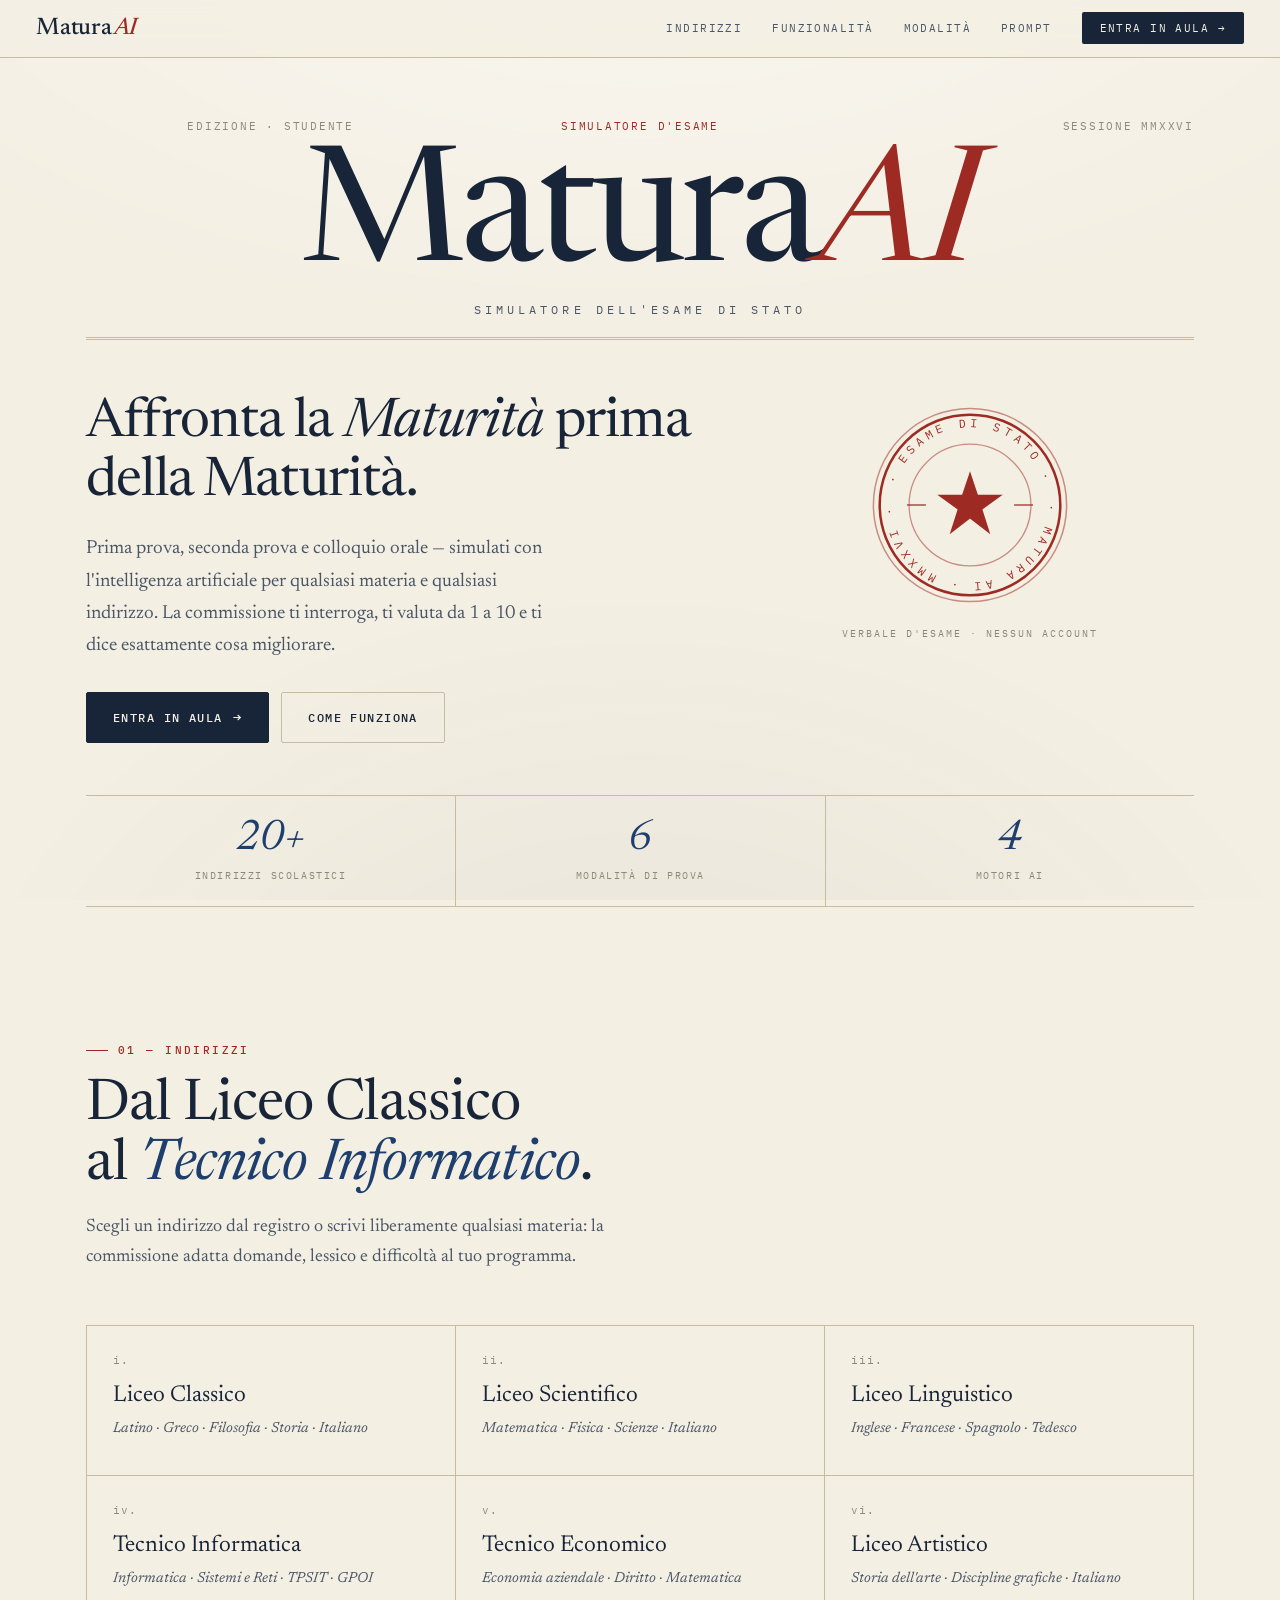
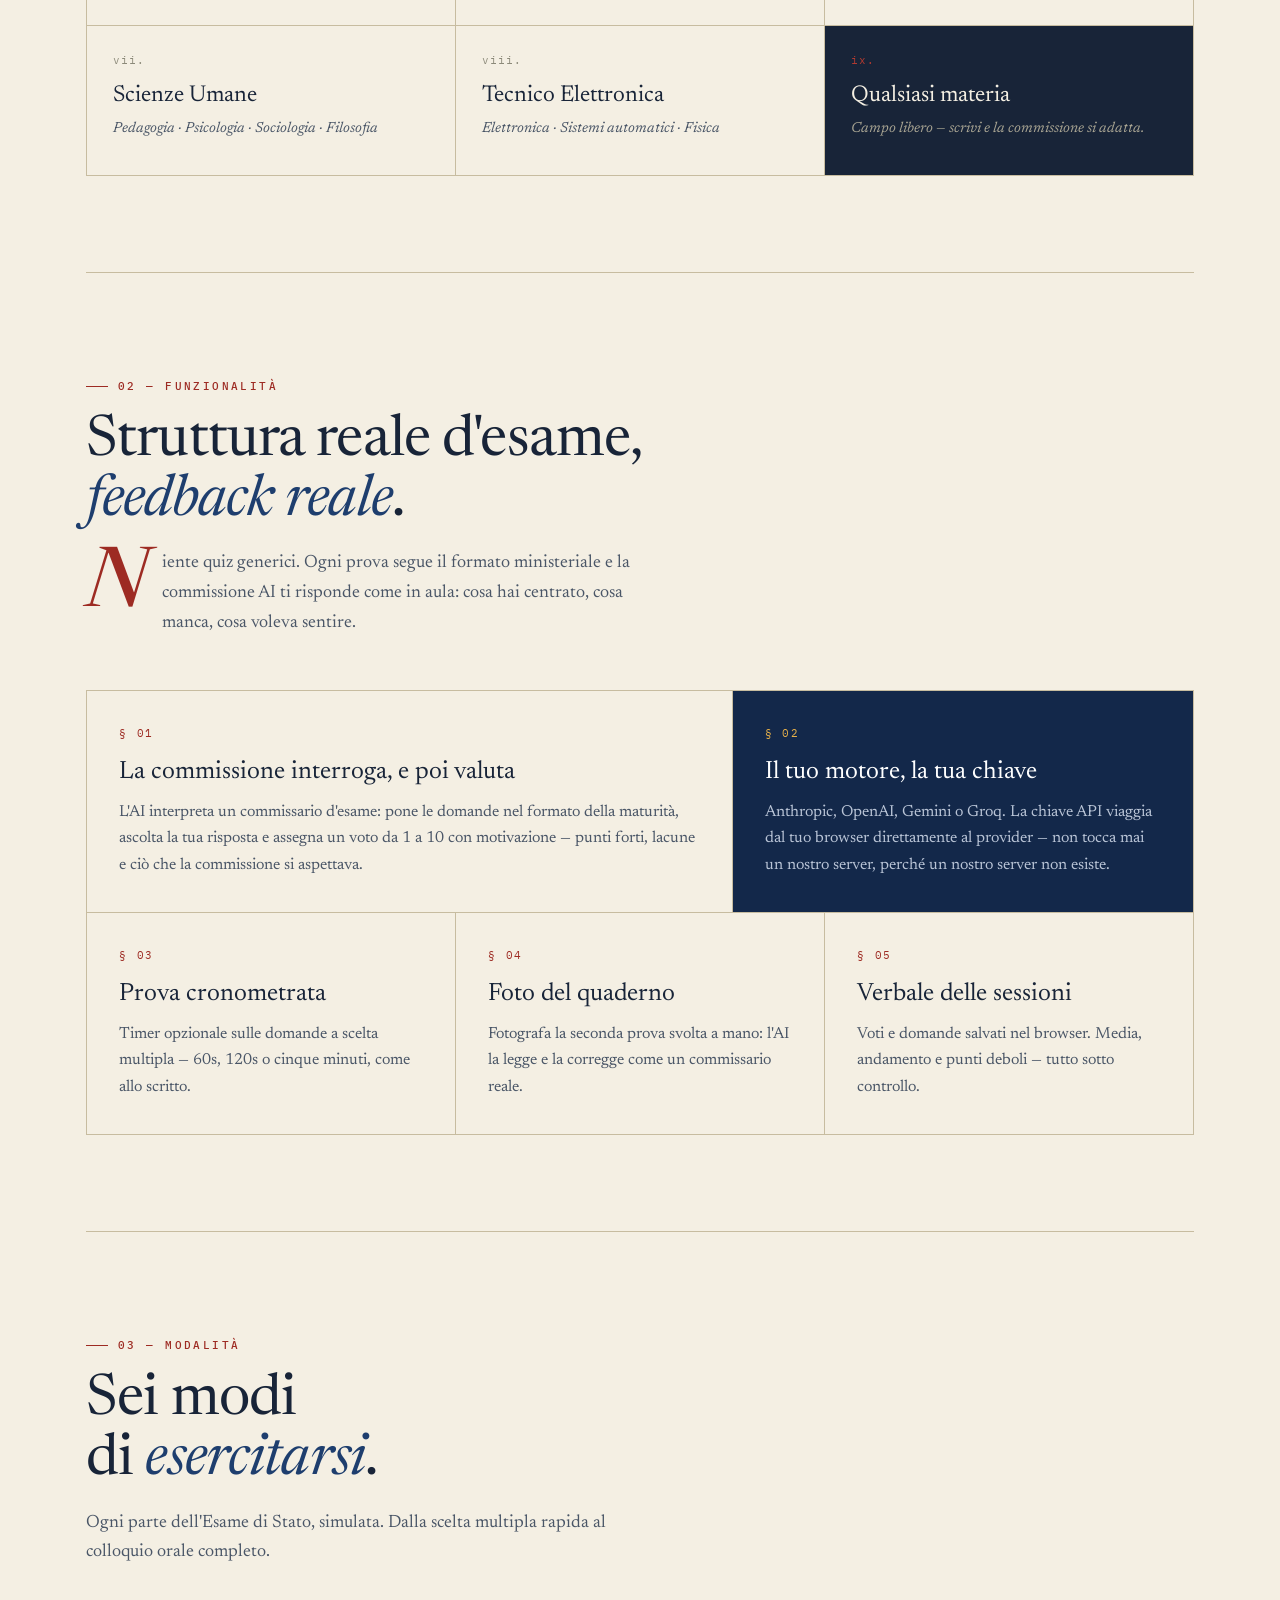
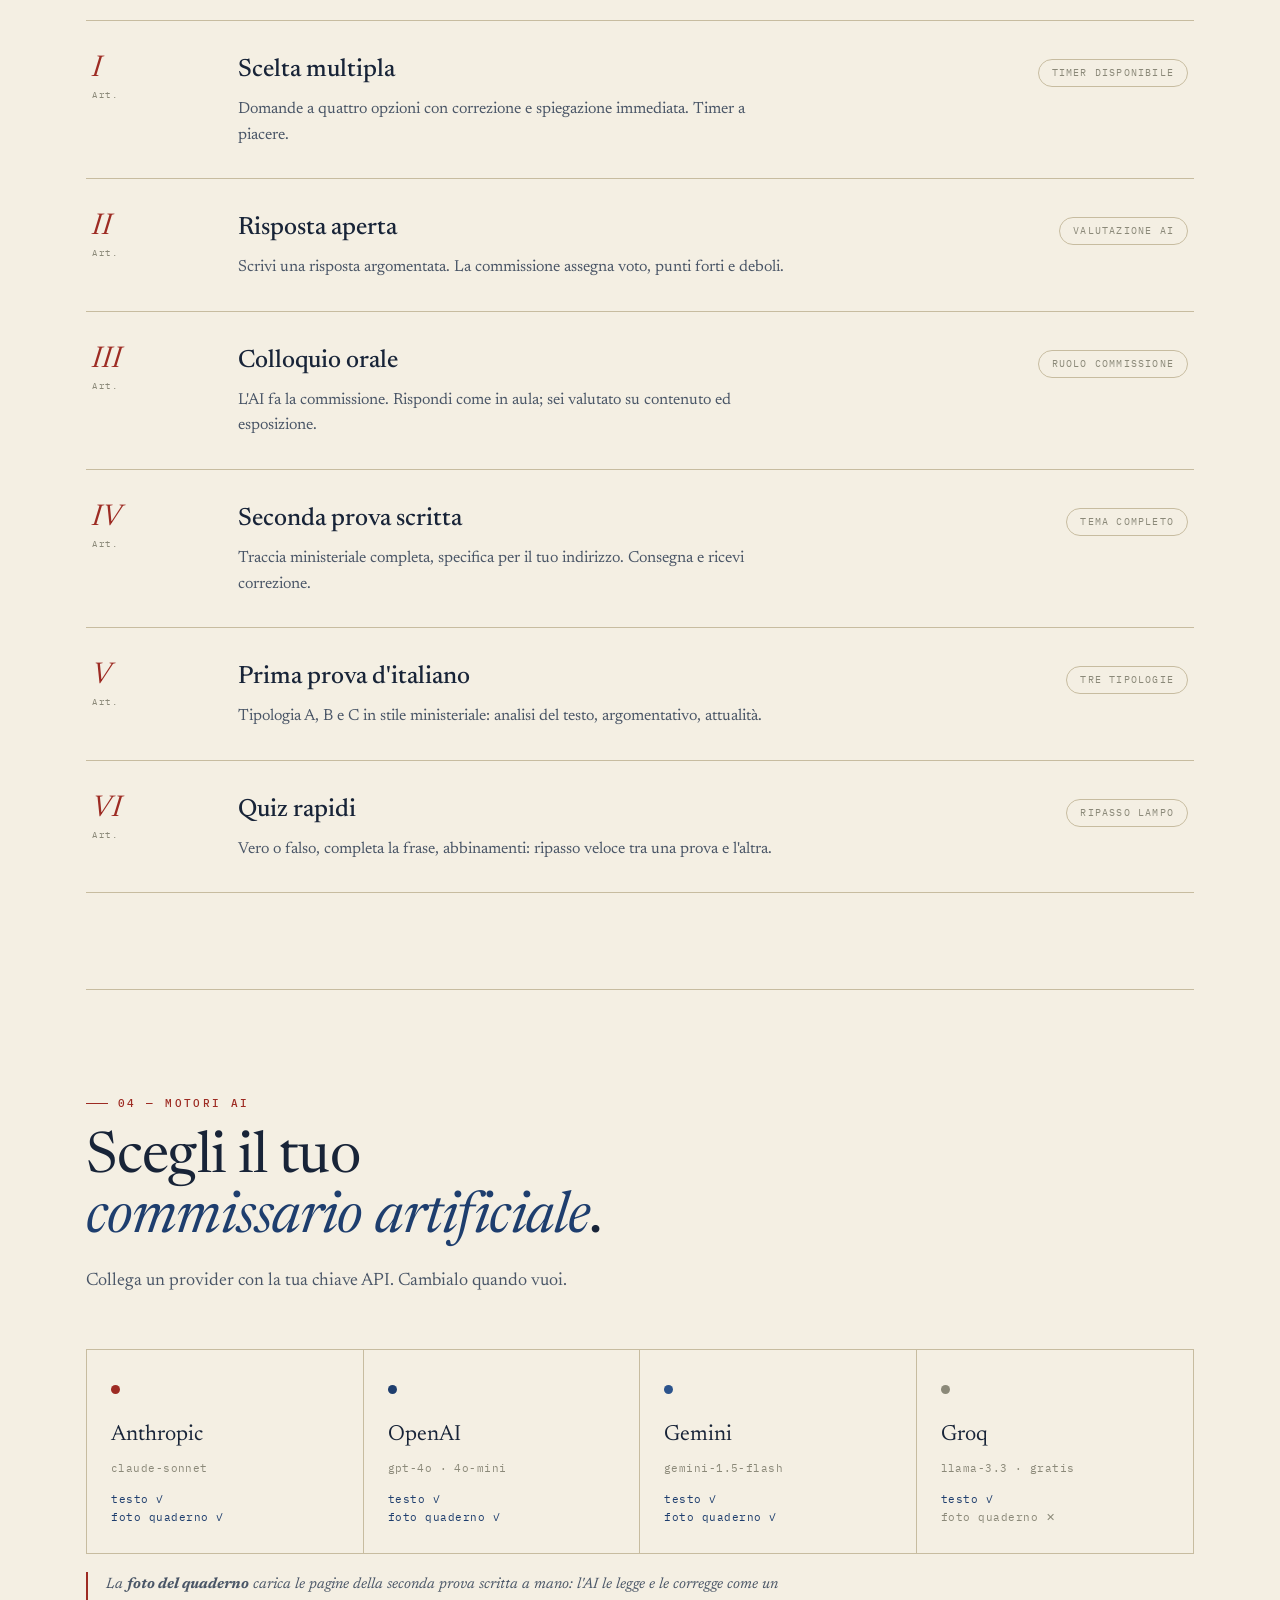
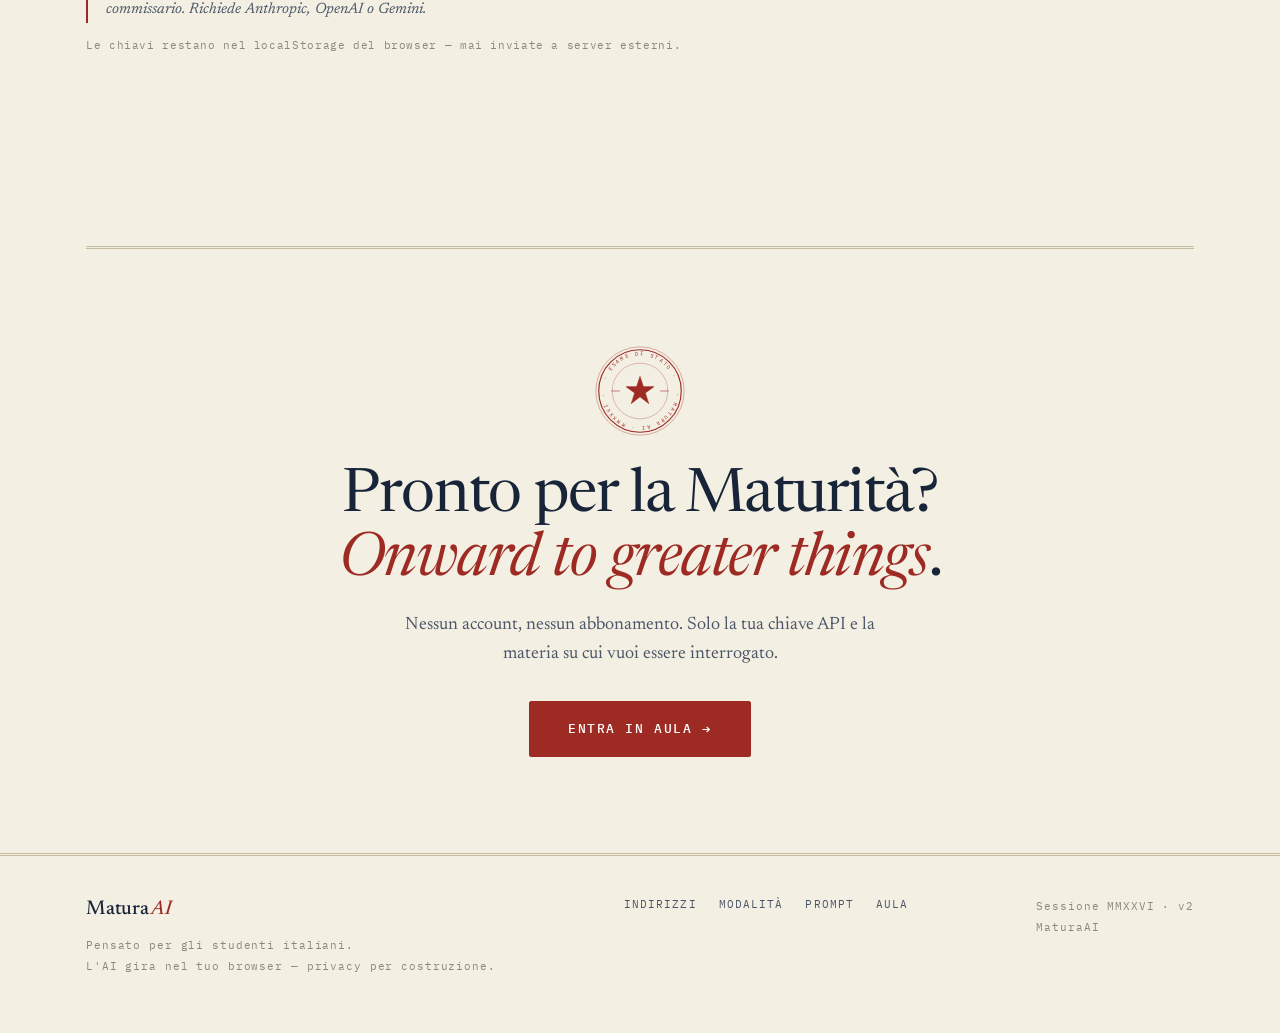
<file: index.html>
<!DOCTYPE html>
<html lang="it">
<head>
<meta charset="UTF-8">
<meta name="viewport" content="width=device-width, initial-scale=1.0">
<title>MaturaAI — Simulatore dell'Esame di Stato</title>
<link rel="stylesheet" href="assets/system.css">
<style>
/* ============ LANDING-SPECIFIC ============ */

/* ---- masthead / hero ---- */
.hero{ padding:118px 0 30px; }
.masthead{ text-align:center; border-bottom:3px double var(--rule-2); padding-bottom:18px; }
.masthead-top{
  display:flex; align-items:center; justify-content:space-between;
  font-family:'IBM Plex Mono',monospace; font-size:11px; letter-spacing:0.16em;
  text-transform:uppercase; color:var(--ink-3); padding-bottom:14px;
}
.masthead-top span{ flex:1; }
.masthead-top .mt-c{ text-align:center; color:var(--seal); }
.masthead-top .mt-r{ text-align:right; }
.masthead-title{
  font-family:'Newsreader',serif; font-weight:400; line-height:0.9;
  font-size:clamp(3.4rem, 13vw, 10rem); letter-spacing:-0.02em;
  font-variation-settings:'opsz' 72; color:var(--ink);
}
.masthead-title em{ font-style:italic; color:var(--seal); }
.masthead-sub{
  font-family:'IBM Plex Mono',monospace; font-size:12px; letter-spacing:0.34em;
  text-transform:uppercase; color:var(--ink-2); margin-top:6px;
}

/* ---- editorial lede ---- */
.lede{
  display:grid; grid-template-columns:1.15fr 0.85fr; gap:54px;
  padding:54px 0 12px; align-items:start;
}
.lede-main h1{
  font-family:'Newsreader',serif; font-weight:400; font-style:italic;
  font-size:clamp(2rem,4.4vw,3.4rem); line-height:1.08; letter-spacing:-0.015em;
  color:var(--ink);
}
.lede-main h1 .roman{ font-style:normal; }
.lede-main .deck{
  font-size:19px; line-height:1.7; color:var(--ink-2); margin-top:22px; max-width:46ch;
}
.lede-actions{ display:flex; gap:12px; flex-wrap:wrap; margin-top:30px; }

.lede-side{ position:relative; }
.seal-stage{ display:flex; justify-content:center; padding-top:6px; }
.seal-stage svg{ width:210px; height:210px; animation:sealspin 80s linear infinite; transform-origin:50% 50%; }
@keyframes sealspin{ to{ transform:rotate(360deg);} }
.seal-caption{
  text-align:center; font-family:'IBM Plex Mono',monospace; font-size:10px;
  letter-spacing:0.2em; text-transform:uppercase; color:var(--ink-3); margin-top:16px;
}

/* ---- dateline strip (stats) ---- */
.dateline{
  display:grid; grid-template-columns:repeat(3,1fr); gap:0;
  border-top:1px solid var(--rule-2); border-bottom:1px solid var(--rule-2);
  margin-top:40px;
}
.dl-cell{ padding:22px 24px; text-align:center; }
.dl-cell + .dl-cell{ border-left:1px solid var(--rule-2); }
.dl-num{ font-family:'Newsreader',serif; font-style:italic; font-size:42px; line-height:1; color:var(--navy); }
.dl-lbl{ font-family:'IBM Plex Mono',monospace; font-size:10px; letter-spacing:0.16em; text-transform:uppercase; color:var(--ink-3); margin-top:8px; }

/* ---- indice / tracks ---- */
.indice{ display:grid; grid-template-columns:repeat(3,1fr); border-top:1px solid var(--rule-2); border-left:1px solid var(--rule-2); }
.indice-item{
  border-right:1px solid var(--rule-2); border-bottom:1px solid var(--rule-2);
  padding:26px 26px 30px; position:relative; transition:background .2s; min-height:150px;
}
.indice-item:hover{ background:var(--paper-2); }
.indice-item .ii-no{ font-family:'IBM Plex Mono',monospace; font-size:11px; color:var(--ink-3); letter-spacing:0.1em; }
.indice-item .ii-name{ font-family:'Newsreader',serif; font-size:23px; line-height:1.15; margin-top:14px; color:var(--ink); }
.indice-item .ii-subj{ font-size:14.5px; color:var(--ink-2); line-height:1.55; margin-top:8px; font-style:italic; }
.indice-item.is-free{ background:var(--ink); }
.indice-item.is-free:hover{ background:var(--navy-deep); }
.indice-item.is-free .ii-no{ color:var(--seal-2); }
.indice-item.is-free .ii-name{ color:var(--paper); }
.indice-item.is-free .ii-subj{ color:var(--ink-soft); }

/* ---- funzionalità (magazine blocks) ---- */
.feat-grid{ display:grid; grid-template-columns:repeat(12,1fr); gap:1px; background:var(--rule-2); border:1px solid var(--rule-2); }
.feat{ background:var(--paper); padding:34px 32px; }
.feat .f-no{ font-family:'IBM Plex Mono',monospace; font-size:11px; letter-spacing:0.16em; color:var(--seal); }
.feat h3{ font-family:'Newsreader',serif; font-weight:400; font-size:25px; line-height:1.12; margin-top:16px; color:var(--ink); }
.feat p{ font-size:16px; line-height:1.65; color:var(--ink-2); margin-top:12px; }
.feat-a{ grid-column:span 7; }
.feat-b{ grid-column:span 5; }
.feat-c{ grid-column:span 4; }
.feat-d{ grid-column:span 4; }
.feat-e{ grid-column:span 4; }
.feat.dark{ background:var(--navy-deep); }
.feat.dark .f-no{ color:#E7B14A; }
.feat.dark h3{ color:#fff; }
.feat.dark p{ color:#B9C4D6; }

/* ---- modalità (decree articles) ---- */
.articles{ border-top:1px solid var(--rule-2); }
.article{
  display:grid; grid-template-columns:118px 1fr auto; gap:28px; align-items:baseline;
  padding:30px 6px; border-bottom:1px solid var(--rule-2); transition:padding-left .25s;
}
.article:hover{ padding-left:18px; background:var(--paper-2); }
.art-mark{ font-family:'Newsreader',serif; font-style:italic; font-size:30px; color:var(--seal); line-height:1; }
.art-mark small{ display:block; font-family:'IBM Plex Mono',monospace; font-size:9px; font-style:normal; letter-spacing:0.18em; color:var(--ink-3); margin-top:6px; }
.art-body h3{ font-family:'Newsreader',serif; font-weight:500; font-size:25px; color:var(--ink); }
.art-body p{ font-size:16px; color:var(--ink-2); line-height:1.6; margin-top:6px; max-width:62ch; }
.art-tag{ font-family:'IBM Plex Mono',monospace; font-size:10px; letter-spacing:0.12em; text-transform:uppercase; color:var(--ink-3); border:1px solid var(--rule-2); border-radius:999px; padding:5px 13px; white-space:nowrap; }

/* ---- providers / motori ---- */
.motori{ display:grid; grid-template-columns:repeat(4,1fr); border:1px solid var(--rule-2); }
.motore{ padding:26px 24px; border-right:1px solid var(--rule-2); }
.motore:last-child{ border-right:none; }
.motore .m-dot{ width:9px; height:9px; border-radius:50%; display:inline-block; }
.motore .m-name{ font-family:'Newsreader',serif; font-size:22px; margin-top:14px; color:var(--ink); }
.motore .m-model{ font-family:'IBM Plex Mono',monospace; font-size:11px; color:var(--ink-3); margin-top:6px; letter-spacing:0.04em; }
.motore .m-cap{ font-family:'IBM Plex Mono',monospace; font-size:10.5px; color:var(--ink-2); margin-top:14px; letter-spacing:0.05em; line-height:1.7; }
.motore .m-cap .yes{ color:var(--navy); } .motore .m-cap .no{ color:var(--ink-3); }
.motori-note{
  margin-top:18px; font-size:15px; color:var(--ink-2); line-height:1.7;
  border-left:2px solid var(--seal); padding-left:18px; max-width:760px; font-style:italic;
}
.motori-fine{ font-family:'IBM Plex Mono',monospace; font-size:10.5px; color:var(--ink-3); margin-top:14px; letter-spacing:0.06em; }

/* ---- CTA ---- */
.colophon-cta{ text-align:center; padding:30px 0 0; }
.colophon-cta .cc-seal{ display:flex; justify-content:center; margin-bottom:26px; }
.colophon-cta .cc-seal svg{ width:96px; height:96px; }
.colophon-cta h2{ font-family:'Newsreader',serif; font-weight:400; font-size:clamp(2.2rem,5vw,3.8rem); line-height:1.06; letter-spacing:-0.02em; }
.colophon-cta h2 em{ font-style:italic; color:var(--seal); }
.colophon-cta p{ font-size:18px; color:var(--ink-2); margin:18px auto 32px; max-width:48ch; }

/* footer link list */
.foot-links{ display:flex; gap:22px; }
.foot-links a{ font-family:'IBM Plex Mono',monospace; font-size:11px; letter-spacing:0.1em; text-transform:uppercase; color:var(--ink-2); text-decoration:none; }
.foot-links a:hover{ color:var(--seal); }

/* reveal — only hides when JS confirms it will animate (progressive enhancement) */
.reveal{ transition:opacity .8s ease, transform .8s ease; }
.js-reveal .reveal{ opacity:0; transform:translateY(22px); }
.js-reveal .reveal.in{ opacity:1; transform:none; }

@media (max-width:860px){
  .lede{ grid-template-columns:1fr; gap:30px; }
  .lede-side{ order:-1; }
  .seal-stage svg{ width:150px; height:150px; }
  .feat-a,.feat-b,.feat-c,.feat-d,.feat-e{ grid-column:span 12; }
  .indice{ grid-template-columns:1fr 1fr; }
  .motori{ grid-template-columns:1fr 1fr; }
  .motore:nth-child(2){ border-right:none; }
  .motore{ border-bottom:1px solid var(--rule-2); }
}
@media (max-width:560px){
  .masthead-top{ font-size:9px; letter-spacing:0.08em; }
  .lede-main h1{ font-size:1.9rem; }
  .dateline{ grid-template-columns:1fr; }
  .dl-cell + .dl-cell{ border-left:none; border-top:1px solid var(--rule-2); }
  .indice{ grid-template-columns:1fr; }
  .article{ grid-template-columns:1fr; gap:10px; }
  .art-tag{ justify-self:start; }
  .motori{ grid-template-columns:1fr; }
  .motore{ border-right:none; }
  .lede-actions{ flex-direction:column; }
  .lede-actions .am-btn{ justify-content:center; }
}
</style>
</head>
<body class="am-paper">

<!-- ============ NAV ============ -->
<nav class="am-nav">
  <a href="index.html" class="am-wordmark">Matura<em>AI</em></a>
  <ul class="am-navlinks">
    <li><a href="#indirizzi">Indirizzi</a></li>
    <li><a href="#funzioni">Funzionalità</a></li>
    <li><a href="#modalita">Modalità</a></li>
    <li><a href="prompts.html">Prompt</a></li>
    <li><a href="exam.html" class="am-nav-cta">Entra in aula →</a></li>
  </ul>
</nav>

<div class="am-shell">
<div class="am-wrap">

<!-- ============ HERO / MASTHEAD ============ -->
<header class="hero">
  <div class="masthead">
    <div class="masthead-top">
      <span class="mt-l">Edizione · Studente</span>
      <span class="mt-c">Simulatore d'Esame</span>
      <span class="mt-r">Sessione MMXXVI</span>
    </div>
    <div class="masthead-title">Matura<em>AI</em></div>
    <div class="masthead-sub">Simulatore dell'Esame di Stato</div>
  </div>

  <div class="lede">
    <div class="lede-main">
      <h1><span class="roman">Affronta la</span> Maturità <span class="roman">prima della Maturità.</span></h1>
      <p class="deck">
        Prima prova, seconda prova e colloquio orale — simulati con l'intelligenza
        artificiale per qualsiasi materia e qualsiasi indirizzo. La commissione ti
        interroga, ti valuta da 1 a 10 e ti dice esattamente cosa migliorare.
      </p>
      <div class="lede-actions">
        <a href="exam.html" class="am-btn"><span>Entra in aula</span><span class="arr">→</span></a>
        <a href="#funzioni" class="am-btn am-btn-ghost">Come funziona</a>
      </div>
    </div>
    <div class="lede-side">
      <div class="seal-stage" id="sealStage"></div>
      <div class="seal-caption">Verbale d'esame · nessun account</div>
    </div>
  </div>

  <div class="dateline">
    <div class="dl-cell"><div class="dl-num">20+</div><div class="dl-lbl">Indirizzi scolastici</div></div>
    <div class="dl-cell"><div class="dl-num">6</div><div class="dl-lbl">Modalità di prova</div></div>
    <div class="dl-cell"><div class="dl-num">4</div><div class="dl-lbl">Motori AI</div></div>
  </div>
</header>

<!-- ============ INDIRIZZI ============ -->
<section class="am-section" id="indirizzi">
  <div class="am-section-head">
    <span class="am-eyebrow">01 — Indirizzi</span>
    <h2>Dal Liceo Classico<br>al <em>Tecnico Informatico</em>.</h2>
    <p>Scegli un indirizzo dal registro o scrivi liberamente qualsiasi materia: la commissione adatta domande, lessico e difficoltà al tuo programma.</p>
  </div>

  <div class="indice reveal">
    <div class="indice-item"><div class="ii-no">i.</div><div class="ii-name">Liceo Classico</div><div class="ii-subj">Latino · Greco · Filosofia · Storia · Italiano</div></div>
    <div class="indice-item"><div class="ii-no">ii.</div><div class="ii-name">Liceo Scientifico</div><div class="ii-subj">Matematica · Fisica · Scienze · Italiano</div></div>
    <div class="indice-item"><div class="ii-no">iii.</div><div class="ii-name">Liceo Linguistico</div><div class="ii-subj">Inglese · Francese · Spagnolo · Tedesco</div></div>
    <div class="indice-item"><div class="ii-no">iv.</div><div class="ii-name">Tecnico Informatica</div><div class="ii-subj">Informatica · Sistemi e Reti · TPSIT · GPOI</div></div>
    <div class="indice-item"><div class="ii-no">v.</div><div class="ii-name">Tecnico Economico</div><div class="ii-subj">Economia aziendale · Diritto · Matematica</div></div>
    <div class="indice-item"><div class="ii-no">vi.</div><div class="ii-name">Liceo Artistico</div><div class="ii-subj">Storia dell'arte · Discipline grafiche · Italiano</div></div>
    <div class="indice-item"><div class="ii-no">vii.</div><div class="ii-name">Scienze Umane</div><div class="ii-subj">Pedagogia · Psicologia · Sociologia · Filosofia</div></div>
    <div class="indice-item"><div class="ii-no">viii.</div><div class="ii-name">Tecnico Elettronica</div><div class="ii-subj">Elettronica · Sistemi automatici · Fisica</div></div>
    <div class="indice-item is-free"><div class="ii-no">ix.</div><div class="ii-name">Qualsiasi materia</div><div class="ii-subj">Campo libero — scrivi e la commissione si adatta.</div></div>
  </div>
</section>

<hr class="am-rule">

<!-- ============ FUNZIONALITÀ ============ -->
<section class="am-section" id="funzioni">
  <div class="am-section-head">
    <span class="am-eyebrow">02 — Funzionalità</span>
    <h2>Struttura reale d'esame,<br><em>feedback reale</em>.</h2>
    <p class="am-dropcap">Niente quiz generici. Ogni prova segue il formato ministeriale e la commissione AI ti risponde come in aula: cosa hai centrato, cosa manca, cosa voleva sentire.</p>
  </div>

  <div class="feat-grid reveal">
    <div class="feat feat-a">
      <div class="f-no">§ 01</div>
      <h3>La commissione interroga, e poi valuta</h3>
      <p>L'AI interpreta un commissario d'esame: pone le domande nel formato della maturità, ascolta la tua risposta e assegna un voto da 1 a 10 con motivazione — punti forti, lacune e ciò che la commissione si aspettava.</p>
    </div>
    <div class="feat feat-b dark">
      <div class="f-no">§ 02</div>
      <h3>Il tuo motore, la tua chiave</h3>
      <p>Anthropic, OpenAI, Gemini o Groq. La chiave API viaggia dal tuo browser direttamente al provider — non tocca mai un nostro server, perché un nostro server non esiste.</p>
    </div>
    <div class="feat feat-c">
      <div class="f-no">§ 03</div>
      <h3>Prova cronometrata</h3>
      <p>Timer opzionale sulle domande a scelta multipla — 60s, 120s o cinque minuti, come allo scritto.</p>
    </div>
    <div class="feat feat-d">
      <div class="f-no">§ 04</div>
      <h3>Foto del quaderno</h3>
      <p>Fotografa la seconda prova svolta a mano: l'AI la legge e la corregge come un commissario reale.</p>
    </div>
    <div class="feat feat-e">
      <div class="f-no">§ 05</div>
      <h3>Verbale delle sessioni</h3>
      <p>Voti e domande salvati nel browser. Media, andamento e punti deboli — tutto sotto controllo.</p>
    </div>
  </div>
</section>

<hr class="am-rule">

<!-- ============ MODALITÀ ============ -->
<section class="am-section" id="modalita">
  <div class="am-section-head">
    <span class="am-eyebrow">03 — Modalità</span>
    <h2>Sei modi<br>di <em>esercitarsi</em>.</h2>
    <p>Ogni parte dell'Esame di Stato, simulata. Dalla scelta multipla rapida al colloquio orale completo.</p>
  </div>

  <div class="articles reveal">
    <div class="article">
      <div class="art-mark">I<small>Art.</small></div>
      <div class="art-body"><h3>Scelta multipla</h3><p>Domande a quattro opzioni con correzione e spiegazione immediata. Timer a piacere.</p></div>
      <div class="art-tag">Timer disponibile</div>
    </div>
    <div class="article">
      <div class="art-mark">II<small>Art.</small></div>
      <div class="art-body"><h3>Risposta aperta</h3><p>Scrivi una risposta argomentata. La commissione assegna voto, punti forti e deboli.</p></div>
      <div class="art-tag">Valutazione AI</div>
    </div>
    <div class="article">
      <div class="art-mark">III<small>Art.</small></div>
      <div class="art-body"><h3>Colloquio orale</h3><p>L'AI fa la commissione. Rispondi come in aula; sei valutato su contenuto ed esposizione.</p></div>
      <div class="art-tag">Ruolo commissione</div>
    </div>
    <div class="article">
      <div class="art-mark">IV<small>Art.</small></div>
      <div class="art-body"><h3>Seconda prova scritta</h3><p>Traccia ministeriale completa, specifica per il tuo indirizzo. Consegna e ricevi correzione.</p></div>
      <div class="art-tag">Tema completo</div>
    </div>
    <div class="article">
      <div class="art-mark">V<small>Art.</small></div>
      <div class="art-body"><h3>Prima prova d'italiano</h3><p>Tipologia A, B e C in stile ministeriale: analisi del testo, argomentativo, attualità.</p></div>
      <div class="art-tag">Tre tipologie</div>
    </div>
    <div class="article">
      <div class="art-mark">VI<small>Art.</small></div>
      <div class="art-body"><h3>Quiz rapidi</h3><p>Vero o falso, completa la frase, abbinamenti: ripasso veloce tra una prova e l'altra.</p></div>
      <div class="art-tag">Ripasso lampo</div>
    </div>
  </div>
</section>

<hr class="am-rule">

<!-- ============ MOTORI AI ============ -->
<section class="am-section">
  <div class="am-section-head">
    <span class="am-eyebrow">04 — Motori AI</span>
    <h2>Scegli il tuo<br><em>commissario artificiale</em>.</h2>
    <p>Collega un provider con la tua chiave API. Cambialo quando vuoi.</p>
  </div>

  <div class="motori reveal">
    <div class="motore">
      <span class="m-dot" style="background:var(--seal)"></span>
      <div class="m-name">Anthropic</div>
      <div class="m-model">claude-sonnet</div>
      <div class="m-cap"><span class="yes">testo ✓</span><br><span class="yes">foto quaderno ✓</span></div>
    </div>
    <div class="motore">
      <span class="m-dot" style="background:var(--navy)"></span>
      <div class="m-name">OpenAI</div>
      <div class="m-model">gpt-4o · 4o-mini</div>
      <div class="m-cap"><span class="yes">testo ✓</span><br><span class="yes">foto quaderno ✓</span></div>
    </div>
    <div class="motore">
      <span class="m-dot" style="background:var(--navy-2)"></span>
      <div class="m-name">Gemini</div>
      <div class="m-model">gemini-1.5-flash</div>
      <div class="m-cap"><span class="yes">testo ✓</span><br><span class="yes">foto quaderno ✓</span></div>
    </div>
    <div class="motore">
      <span class="m-dot" style="background:var(--ink-3)"></span>
      <div class="m-name">Groq</div>
      <div class="m-model">llama-3.3 · gratis</div>
      <div class="m-cap"><span class="yes">testo ✓</span><br><span class="no">foto quaderno ✕</span></div>
    </div>
  </div>
  <p class="motori-note">La <strong>foto del quaderno</strong> carica le pagine della seconda prova scritta a mano: l'AI le legge e le corregge come un commissario. Richiede Anthropic, OpenAI o Gemini.</p>
  <p class="motori-fine">Le chiavi restano nel localStorage del browser — mai inviate a server esterni.</p>
</section>

</div><!-- /am-wrap -->

<!-- ============ CTA ============ -->
<section class="am-section">
  <div class="am-wrap">
    <hr class="am-rule-double" style="margin-bottom:64px;">
    <div class="colophon-cta">
      <div class="cc-seal" id="sealCta"></div>
      <h2>Pronto per la Maturità?<br><em>Onward to greater things</em>.</h2>
      <p>Nessun account, nessun abbonamento. Solo la tua chiave API e la materia su cui vuoi essere interrogato.</p>
      <a href="exam.html" class="am-btn am-btn-seal" style="font-size:13px;padding:16px 38px;"><span>Entra in aula</span><span class="arr">→</span></a>
    </div>
  </div>
</section>

<!-- ============ FOOTER ============ -->
<footer class="am-foot">
  <div class="am-wrap">
    <div>
      <a href="index.html" class="am-wordmark" style="font-size:20px;">Matura<em>AI</em></a>
      <small style="display:block;margin-top:10px;">Pensato per gli studenti italiani.<br>L'AI gira nel tuo browser — privacy per costruzione.</small>
    </div>
    <div class="foot-links">
      <a href="#indirizzi">Indirizzi</a>
      <a href="#modalita">Modalità</a>
      <a href="prompts.html">Prompt</a>
      <a href="exam.html">Aula</a>
    </div>
    <small>Sessione MMXXVI · v2<br>MaturaAI</small>
  </div>
</footer>

</div><!-- /am-shell -->

<!-- official seal SVG (engraved stamp) -->
<template id="sealSvg">
<svg viewBox="0 0 200 200" fill="none" xmlns="http://www.w3.org/2000/svg" aria-hidden="true">
  <defs>
    <path id="circTop" d="M100,100 m-74,0 a74,74 0 1,1 148,0" />
    <path id="circBot" d="M100,100 m74,0 a74,74 0 1,1 -148,0" />
  </defs>
  <circle cx="100" cy="100" r="92" stroke="currentColor" stroke-width="1.4" opacity="0.5"/>
  <circle cx="100" cy="100" r="86" stroke="currentColor" stroke-width="2.4"/>
  <circle cx="100" cy="100" r="58" stroke="currentColor" stroke-width="1.2" opacity="0.5"/>
  <text font-family="'IBM Plex Mono',monospace" font-size="11" letter-spacing="4" fill="currentColor">
    <textPath href="#circTop" startOffset="50%" text-anchor="middle">· ESAME DI STATO ·</textPath>
  </text>
  <text font-family="'IBM Plex Mono',monospace" font-size="11" letter-spacing="4" fill="currentColor">
    <textPath href="#circBot" startOffset="50%" text-anchor="middle">· MATURA AI · MMXXVI ·</textPath>
  </text>
  <!-- central star -->
  <g transform="translate(100,100)" stroke="currentColor" stroke-width="1.4" fill="none">
    <path d="M0,-30 L7,-9 L29,-9 L11,4 L18,26 L0,12 L-18,26 L-11,4 L-29,-9 L-7,-9 Z" fill="currentColor"/>
  </g>
  <line x1="40" y1="100" x2="58" y2="100" stroke="currentColor" stroke-width="1.2"/>
  <line x1="142" y1="100" x2="160" y2="100" stroke="currentColor" stroke-width="1.2"/>
</svg>
</template>

<script>
// inject seal
const sealMarkup = document.getElementById('sealSvg').innerHTML;
document.getElementById('sealStage').innerHTML = sealMarkup;
document.getElementById('sealCta').innerHTML = sealMarkup;
document.querySelector('#sealStage svg').style.color = 'var(--seal)';
document.querySelector('#sealCta svg').style.color = 'var(--seal)';

// scroll reveal — progressive enhancement, with hard failsafe so content
// can never stay hidden even if the observer never fires.
document.documentElement.classList.add('js-reveal');
var revealEls = document.querySelectorAll('.reveal');
if ('IntersectionObserver' in window) {
  const io = new IntersectionObserver((es)=>{
    es.forEach(e=>{ if(e.isIntersecting){ e.target.classList.add('in'); io.unobserve(e.target);} });
  },{threshold:0.08, rootMargin:'0px 0px -8% 0px'});
  revealEls.forEach(el=>io.observe(el));
  // reveal anything already within the viewport on load
  const showInView = ()=>revealEls.forEach(el=>{ if(el.getBoundingClientRect().top < window.innerHeight*0.95) el.classList.add('in'); });
  window.addEventListener('load', showInView);
  showInView();
  // failsafe: never leave content hidden
  setTimeout(()=>revealEls.forEach(el=>el.classList.add('in')), 2600);
} else {
  revealEls.forEach(el=>el.classList.add('in'));
}
</script>
</body>
</html>
</file>
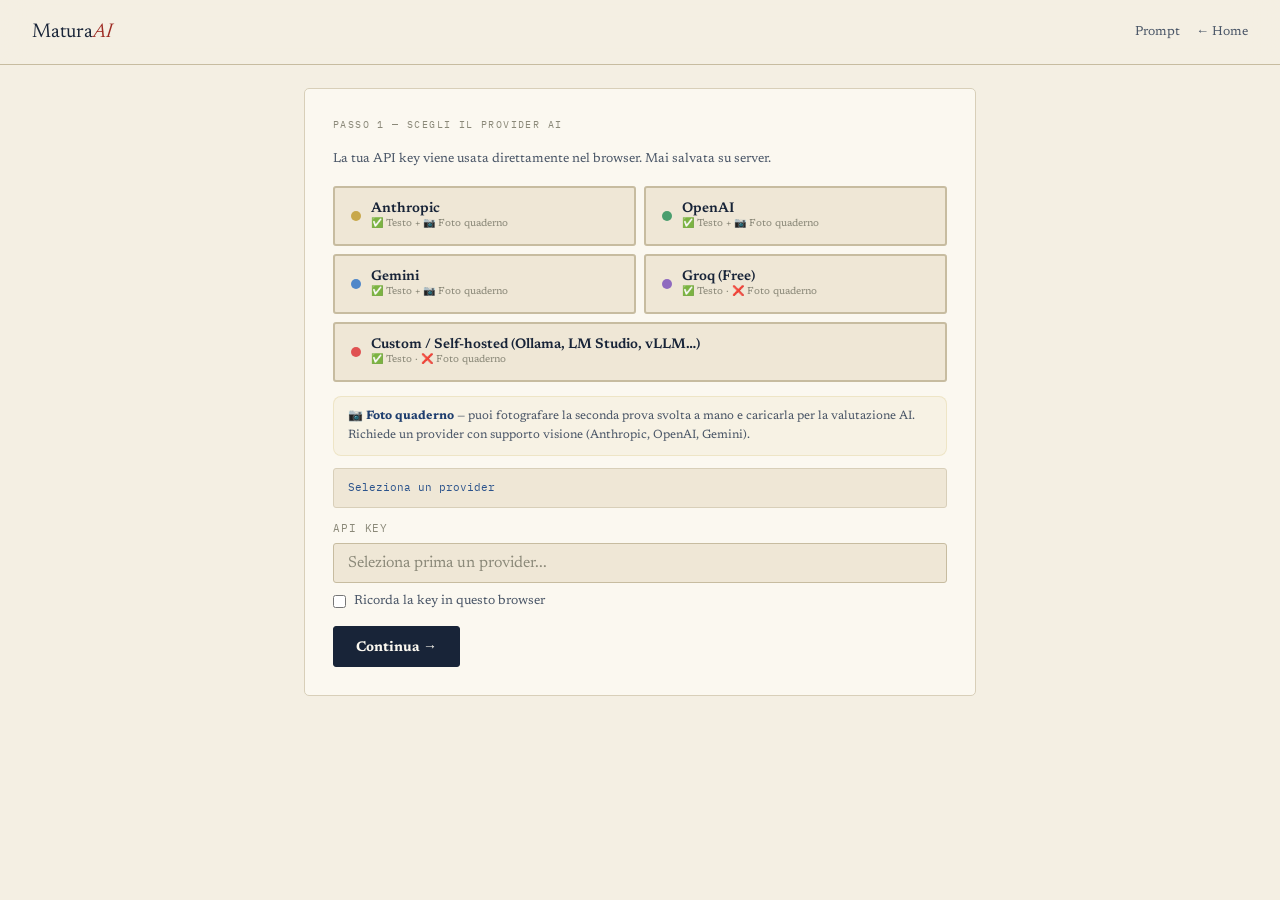
<file: exam.html>
<!DOCTYPE html>
<html lang="it">
<head>
<meta charset="UTF-8">
<meta name="viewport" content="width=device-width, initial-scale=1.0">
<title>MaturaAI — Aula d'Esame</title>
<link rel="stylesheet" href="assets/system.css">
<style>
:root{--bg:#F4EFE3;--surface:#FBF8F0;--surface2:#EFE7D6;--border:#D8CFB9;--border2:#C7BCA0;--text:#182438;--text2:#4A5667;--text3:#8B8979;--gold:#1E3E6E;--gold2:#2B538C;--green:#3C7A53;--red:#9D2B23;--blue:#1E3E6E;--purple:#6B4FA0;}
*,*::before,*::after{box-sizing:border-box;margin:0;padding:0;}
body{font-family:'Newsreader',sans-serif;background:var(--bg);color:var(--text);min-height:100vh;}
.hidden{display:none!important;}
nav{position:fixed;top:0;left:0;right:0;z-index:100;display:flex;align-items:center;justify-content:space-between;padding:16px 32px;background:rgba(8,8,8,0.9);backdrop-filter:blur(20px);border-bottom:1px solid var(--border);}
.logo{font-family:'Newsreader',serif;font-size:20px;color:var(--text);text-decoration:none;}
.logo em{color:var(--gold2);font-style:italic;}
.nav-back{font-size:13px;color:var(--text2);text-decoration:none;transition:color .2s;}
.nav-back:hover{color:var(--text);}
.wrap{max-width:720px;margin:0 auto;padding:88px 24px 60px;}
.card{background:var(--surface);border:1px solid var(--border);border-radius:16px;padding:28px;margin-bottom:16px;}
.card-label{font-family:'IBM Plex Mono',monospace;font-size:10px;letter-spacing:.14em;text-transform:uppercase;color:var(--text3);margin-bottom:16px;}
.pgrid{display:grid;grid-template-columns:1fr 1fr;gap:8px;margin-bottom:14px;}
.prov-btn{background:var(--surface2);border:2px solid var(--border2);border-radius:10px;padding:14px 16px;cursor:pointer;transition:all .15s;text-align:left;color:var(--text);font-family:'Newsreader',sans-serif;font-size:14px;font-weight:600;display:flex;align-items:center;gap:10px;}
.prov-btn:hover{border-color:var(--gold);}
.prov-btn.active{border-color:var(--gold);background:rgba(200,168,75,.1);box-shadow:0 0 0 1px var(--gold);}
.pdot{width:10px;height:10px;border-radius:50%;flex-shrink:0;}
.pinfo{background:var(--surface2);border:1px solid var(--border);border-radius:8px;padding:10px 14px;margin-bottom:12px;font-family:'IBM Plex Mono',monospace;font-size:11px;color:var(--gold2);}
input[type=text],input[type=password],select,textarea{width:100%;background:var(--surface2);border:1px solid var(--border2);border-radius:8px;color:var(--text);font-family:'Newsreader',sans-serif;font-size:16px;padding:11px 14px;outline:none;transition:border-color .2s;}
input:focus,select:focus,textarea:focus{border-color:var(--gold);}
input::placeholder,textarea::placeholder{color:var(--text3);}
select{appearance:none;cursor:pointer;}
textarea{resize:vertical;min-height:110px;line-height:1.7;}
.lbl{font-size:11px;color:var(--text3);margin-bottom:6px;font-family:'IBM Plex Mono',monospace;letter-spacing:.08em;text-transform:uppercase;display:block;}
.chk{display:flex;align-items:center;gap:8px;margin-top:8px;}
.chk input{width:auto;cursor:pointer;}
.chk label{font-size:13px;color:var(--text2);cursor:pointer;}
.tag-group{display:flex;flex-wrap:wrap;gap:6px;}
.tag{font-size:12px;padding:5px 12px;border-radius:999px;border:1px solid var(--border2);color:var(--text2);cursor:pointer;transition:all .15s;background:transparent;font-family:'Newsreader',sans-serif;font-weight:500;}
.tag:hover{border-color:var(--gold);color:var(--gold);}
.tag.active{background:var(--gold);border-color:var(--gold);color:#080808;font-weight:700;}
.btn{font-family:'Newsreader',sans-serif;font-size:14px;font-weight:700;padding:11px 22px;border-radius:8px;border:1px solid var(--border2);background:transparent;color:var(--text);cursor:pointer;transition:all .15s;}
.btn:hover{background:var(--surface2);}
.btn.primary{background:var(--gold);border-color:var(--gold);color:#080808;}
.btn.primary:hover{background:var(--gold2);}
.btn.ghost{border-color:transparent;color:var(--text2);}
.btn.ghost:hover{color:var(--text);background:var(--surface2);border-color:var(--border);}
.btn-row{display:flex;gap:8px;flex-wrap:wrap;margin-top:14px;}
.sgrid{display:grid;grid-template-columns:1fr 1fr;gap:10px;margin-bottom:14px;}
.ehdr{display:flex;align-items:center;gap:16px;margin-bottom:16px;}
.emeta{flex:1;}
.badges{display:flex;gap:6px;flex-wrap:wrap;margin-bottom:8px;}
.badge{font-size:10px;padding:3px 8px;border-radius:999px;font-family:'IBM Plex Mono',monospace;text-transform:uppercase;}
.bs{background:rgba(79,135,201,.15);color:var(--blue);border:1px solid rgba(79,135,201,.3);}
.bm{background:rgba(143,106,191,.15);color:var(--purple);border:1px solid rgba(143,106,191,.3);}
.bd{background:rgba(200,168,75,.12);color:var(--gold);border:1px solid rgba(200,168,75,.25);}
.bp{background:rgba(74,158,110,.12);color:var(--green);border:1px solid rgba(74,158,110,.3);}
.srow{display:flex;align-items:center;gap:12px;}
.strack{flex:1;height:3px;background:var(--surface2);border-radius:2px;overflow:hidden;}
.sfill{height:100%;background:linear-gradient(90deg,var(--gold),var(--green));border-radius:2px;transition:width .5s;}
.stxt{font-family:'IBM Plex Mono',monospace;font-size:12px;color:var(--text2);white-space:nowrap;}
.vdisp{font-family:'Newsreader',serif;font-size:24px;font-style:italic;color:var(--gold2);white-space:nowrap;}
.tring{position:relative;width:52px;height:52px;flex-shrink:0;}
.tring svg{transform:rotate(-90deg);}
.tt{fill:none;stroke:var(--surface2);stroke-width:3;}
.tf{fill:none;stroke:var(--gold);stroke-width:3;stroke-linecap:round;transition:stroke-dashoffset 1s linear,stroke .3s;}
.tf.warn{stroke:#e09040;}.tf.danger{stroke:var(--red);}
.tnum{position:absolute;inset:0;display:flex;align-items:center;justify-content:center;font-family:'IBM Plex Mono',monospace;font-size:13px;}
hr{border:none;border-top:1px solid var(--border);margin:16px 0;}
.qtext{font-family:'Newsreader',serif;font-size:1.2rem;line-height:1.65;margin-bottom:18px;}
.opt{display:block;width:100%;text-align:left;padding:13px 16px;border-radius:9px;border:1px solid var(--border2);background:var(--surface2);color:var(--text);font-family:'Newsreader',sans-serif;font-size:14px;cursor:pointer;transition:all .15s;margin-bottom:8px;line-height:1.5;}
.opt:hover:not(:disabled){border-color:var(--gold);background:rgba(200,168,75,.06);}
.opt:disabled{cursor:not-allowed;}
.opt.correct{border-color:var(--green);background:rgba(74,158,110,.1);color:#7dd4a8;}
.opt.wrong{border-color:var(--red);background:rgba(201,79,79,.09);color:#e08080;}
.fb{background:var(--surface2);border:1px solid var(--border2);border-radius:10px;padding:16px;font-size:14px;line-height:1.75;color:var(--text2);margin-top:14px;}
.fb strong{color:var(--text);}
.fbok{border-color:rgba(74,158,110,.4);}.fbko{border-color:rgba(201,79,79,.35);}.fbg{border-color:rgba(200,168,75,.4);}.fbb{border-color:rgba(79,135,201,.4);}
.hi{display:flex;align-items:center;gap:12px;padding:10px 0;border-bottom:1px solid var(--border);}
.hi:last-child{border-bottom:none;}
.hd{width:7px;height:7px;border-radius:50%;flex-shrink:0;}
.hd.ok{background:var(--green);}.hd.ko{background:var(--red);}.hd.op{background:var(--blue);}
.hinfo{flex:1;}
.hq{font-size:13px;color:var(--text);line-height:1.4;}
.hm{font-size:11px;color:var(--text3);margin-top:2px;font-family:'IBM Plex Mono',monospace;}
.hv{font-family:'Newsreader',serif;font-size:20px;color:var(--gold2);font-style:italic;}
.stgrid{display:grid;grid-template-columns:repeat(3,1fr);gap:10px;margin-bottom:16px;}
.stbox{background:var(--surface2);border:1px solid var(--border);border-radius:10px;padding:14px;text-align:center;}
.stval{font-family:'Newsreader',serif;font-size:28px;font-style:italic;color:var(--gold2);}
.stlbl{font-size:10px;color:var(--text3);margin-top:2px;font-family:'IBM Plex Mono',monospace;text-transform:uppercase;}
.pulse{display:flex;gap:5px;align-items:center;padding:20px 0;}
.dot{width:5px;height:5px;background:var(--gold);border-radius:50%;animation:pu 1.2s infinite;}
.dot:nth-child(2){animation-delay:.2s;}.dot:nth-child(3){animation-delay:.4s;}
@keyframes pu{0%,80%,100%{opacity:.3;transform:scale(.8);}40%{opacity:1;transform:scale(1);}}
.err{color:var(--red);font-size:13px;padding:8px 0;}
.note{font-size:11px;color:var(--text3);margin-top:8px;line-height:1.6;font-family:'IBM Plex Mono',monospace;}

/* ===== EXAM TYPE BUTTONS ===== */
.exam-type-btn{width:100%;background:var(--surface2);border:2px solid var(--border2);border-radius:12px;padding:16px;cursor:pointer;transition:all .15s;text-align:left;color:var(--text);font-family:'Newsreader',sans-serif;}
.exam-type-btn:hover{border-color:var(--gold);background:rgba(200,168,75,0.05);}
.exam-type-btn.active{border-color:var(--gold);background:rgba(200,168,75,0.08);box-shadow:0 0 0 1px var(--gold);}

/* ===== MOBILE ===== */
@media(max-width:600px){
  nav{padding:12px 16px;}
  .wrap{padding:72px 14px 48px;}
  .card{padding:18px 16px;border-radius:12px;}
  .card-label{margin-bottom:12px;}

  /* Provider grid: 1 column on mobile */
  .pgrid{grid-template-columns:1fr;}
  .prov-btn{padding:12px 14px;font-size:13px;}

  /* Setup grid: 1 column */
  .sgrid{grid-template-columns:1fr;}

  /* Tags: smaller */
  .tag{font-size:11px;padding:5px 10px;}

  /* Exam header: stack vertically */
  .ehdr{flex-direction:column;align-items:stretch;gap:10px;}
  .tring{align-self:flex-end;margin-top:-44px;}
  .badges{gap:4px;}
  .badge{font-size:9px;padding:2px 6px;}
  .vdisp{font-size:18px;}

  /* Score row */
  .srow{gap:8px;}
  .stxt{font-size:11px;}

  /* Question text */
  .qtext{font-size:1.05rem;}

  /* Option buttons: full width, bigger touch target */
  .opt{padding:14px 14px;font-size:14px;margin-bottom:6px;}

  /* Buttons */
  .btn{padding:12px 16px;font-size:13px;}
  .btn-row{gap:6px;}
  .btn-row .btn{flex:1;text-align:center;}

  /* Textarea */
  textarea{font-size:15px;min-height:130px;}

  /* History */
  .stgrid{grid-template-columns:repeat(3,1fr);gap:6px;}
  .stval{font-size:20px;}
  .stlbl{font-size:9px;}
  .hq{font-size:12px;}

  /* Feedback */
  .fb{font-size:13px;padding:12px;}

  /* Back button */
  #p-exam > div:first-child .btn{width:100%;text-align:center;}

  /* Image upload */
  #drop-zone{padding:20px 14px;}
  #img-previews img{height:90px;}

  /* Seconda prova sections */
  #qa p, #qa div{font-size:13px !important;}
  #qa .qtext{font-size:1.05rem !important;}
}

@media(max-width:380px){
  .wrap{padding:68px 10px 40px;}
  .card{padding:14px 12px;}
  .tag{font-size:10px;padding:4px 8px;}
  .btn{padding:11px 12px;font-size:12px;}
}


/* ===== Ad Maiora — light-theme contrast & editorial overrides ===== */
nav{background:rgba(244,239,227,0.9);border-bottom:1px solid var(--border2);}
nav .logo{white-space:nowrap;}
nav .logo em{color:#9D2B23;font-style:italic;}
.card{border-radius:5px;}
.btn,.btn.primary,input[type=text],input[type=password],select,textarea,.opt,.prov-btn,.exam-type-btn,.pinfo,.fb,.stbox,.feature-icon{border-radius:3px;}
.btn.primary{color:#FBF8F0;background:var(--text);border-color:var(--text);}
.btn.primary:hover{color:#FBF8F0;background:#13284A;border-color:#13284A;}
.tag.active{color:#FBF8F0;background:var(--text);border-color:var(--text);}
.tag:hover{border-color:var(--gold);color:var(--gold);}
.prov-btn.active{border-color:var(--gold);background:rgba(30,62,110,0.07);box-shadow:0 0 0 1px var(--gold);}
.exam-type-btn.active{border-color:var(--gold);background:rgba(30,62,110,0.06);box-shadow:0 0 0 1px var(--gold);}
.opt:hover:not(:disabled){border-color:var(--gold);background:rgba(30,62,110,0.05);}
.opt.correct{border-color:var(--green);background:rgba(60,122,83,0.12);color:#2E6B45;}
.opt.wrong{border-color:var(--red);background:rgba(157,43,35,0.09);color:#9D2B23;}
.sfill{background:linear-gradient(90deg,var(--gold),var(--green));}
.qtext{color:var(--text);}
</style>
</head>
<body>
<nav>
  <a href="index.html" class="logo">Matura<em>AI</em></a>
  <div style="display:flex;gap:16px;align-items:center"><a href="prompts.html" style="font-size:13px;color:var(--text2);text-decoration:none;transition:color .2s" onmouseover="this.style.color='var(--text)'" onmouseout="this.style.color='var(--text2)'">Prompt</a><a href="index.html" class="nav-back">← Home</a></div>
</nav>
<div class="wrap">

<!-- API PANEL -->
<div id="p-api">
  <div class="card">
    <div class="card-label">Passo 1 — Scegli il Provider AI</div>
    <p style="font-size:13px;color:var(--text2);margin-bottom:16px">La tua API key viene usata direttamente nel browser. Mai salvata su server.</p>
    <div class="pgrid">
      <button class="prov-btn" data-p="anthropic" onclick="pickProv(this)">
        <span class="pdot" style="background:#c8a84b"></span>
        <span>
          <span style="display:block">Anthropic</span>
          <span style="font-size:10px;font-weight:400;color:var(--text3)">✅ Testo + 📷 Foto quaderno</span>
        </span>
      </button>
      <button class="prov-btn" data-p="openai" onclick="pickProv(this)">
        <span class="pdot" style="background:#4a9e6e"></span>
        <span>
          <span style="display:block">OpenAI</span>
          <span style="font-size:10px;font-weight:400;color:var(--text3)">✅ Testo + 📷 Foto quaderno</span>
        </span>
      </button>
      <button class="prov-btn" data-p="gemini" onclick="pickProv(this)">
        <span class="pdot" style="background:#4f87c9"></span>
        <span>
          <span style="display:block">Gemini</span>
          <span style="font-size:10px;font-weight:400;color:var(--text3)">✅ Testo + 📷 Foto quaderno</span>
        </span>
      </button>
      <button class="prov-btn" data-p="groq" onclick="pickProv(this)">
        <span class="pdot" style="background:#8f6abf"></span>
        <span>
          <span style="display:block">Groq (Free)</span>
          <span style="font-size:10px;font-weight:400;color:var(--text3)">✅ Testo · ❌ Foto quaderno</span>
        </span>
      </button>
      <button class="prov-btn" data-p="custom" onclick="pickProv(this)" style="grid-column:span 2">
        <span class="pdot" style="background:#e05252"></span>
        <span>
          <span style="display:block">Custom / Self-hosted (Ollama, LM Studio, vLLM…)</span>
          <span style="font-size:10px;font-weight:400;color:var(--text3)">✅ Testo · ❌ Foto quaderno</span>
        </span>
      </button>
    </div>
    <div style="background:rgba(200,168,75,0.07);border:1px solid rgba(200,168,75,0.2);border-radius:8px;padding:10px 14px;margin-bottom:12px;font-size:12px;color:var(--text2);line-height:1.6">
      <strong style="color:var(--gold)">📷 Foto quaderno</strong> — puoi fotografare la seconda prova svolta a mano e caricarla per la valutazione AI. Richiede un provider con supporto visione (Anthropic, OpenAI, Gemini).
    </div>
    <div class="pinfo" id="pinfo">Seleziona un provider</div>
    <div id="custom-fields" class="hidden" style="margin-bottom:12px">
      <label class="lbl" style="margin-top:8px">Endpoint URL</label>
      <input type="text" id="custom-url" placeholder="http://localhost:11434/v1/chat/completions" style="margin-bottom:8px">
      <label class="lbl">Nome modello</label>
      <input type="text" id="custom-model" placeholder="llama3, mistral, phi3...">
      <p class="note">Qualsiasi API OpenAI-compatibile. Lascia la key vuota se non richiesta.</p>
    </div>
    <label class="lbl" style="margin-top:12px">API Key <span id="key-opt" style="color:var(--text3);font-size:10px;display:none">(opzionale)</span></label>
    <input type="password" id="apikey" placeholder="Seleziona prima un provider...">
    <div class="chk">
      <input type="checkbox" id="rem">
      <label for="rem">Ricorda la key in questo browser</label>
    </div>
    <div class="btn-row">
      <button class="btn primary" onclick="saveAndNext()">Continua →</button>
    </div>

  </div>
</div>

<!-- PASSO 2 — TIPO ESAME -->
<div id="p-type" class="hidden">
  <div class="card">
    <div style="display:flex;align-items:center;justify-content:space-between;margin-bottom:20px">
      <div class="card-label" style="margin-bottom:0">Passo 2 — Tipo di Esame</div>
      <button class="btn ghost" style="font-size:12px;padding:5px 10px" onclick="showPanel('p-api')">⚙ Cambia AI</button>
    </div>
    <div style="display:flex;flex-direction:column;gap:10px">
      <button class="exam-type-btn" onclick="pickExamType('prima')" id="et-prima">
        <div style="display:flex;align-items:center;gap:14px">
          <div style="width:42px;height:42px;border-radius:10px;background:rgba(200,168,75,0.12);border:1px solid rgba(200,168,75,0.3);display:flex;align-items:center;justify-content:center;font-size:20px;flex-shrink:0">✍️</div>
          <div style="text-align:left">
            <div style="font-size:15px;font-weight:700;color:var(--text)">Prima Prova</div>
            <div style="font-size:12px;color:var(--text2);margin-top:2px">Italiano scritto — Tipologia A, B o C</div>
          </div>
        </div>
      </button>
      <button class="exam-type-btn" onclick="pickExamType('seconda')" id="et-seconda">
        <div style="display:flex;align-items:center;gap:14px">
          <div style="width:42px;height:42px;border-radius:10px;background:rgba(79,135,201,0.12);border:1px solid rgba(79,135,201,0.3);display:flex;align-items:center;justify-content:center;font-size:20px;flex-shrink:0">📄</div>
          <div style="text-align:left">
            <div style="font-size:15px;font-weight:700;color:var(--text)">Seconda Prova</div>
            <div style="font-size:12px;color:var(--text2);margin-top:2px">Prova scritta disciplinare — traccia ministeriale</div>
          </div>
        </div>
      </button>
      <button class="exam-type-btn" onclick="pickExamType('colloquio')" id="et-colloquio">
        <div style="display:flex;align-items:center;gap:14px">
          <div style="width:42px;height:42px;border-radius:10px;background:rgba(74,158,110,0.12);border:1px solid rgba(74,158,110,0.3);display:flex;align-items:center;justify-content:center;font-size:20px;flex-shrink:0">🎤</div>
          <div style="text-align:left">
            <div style="font-size:15px;font-weight:700;color:var(--text)">Colloquio Orale</div>
            <div style="font-size:12px;color:var(--text2);margin-top:2px">Simulazione commissione — scelta multipla, aperta, orale</div>
          </div>
        </div>
      </button>
    </div>
    <div class="btn-row" style="margin-top:16px">
      <button class="btn ghost" onclick="doHistory()">Storico</button>
    </div>
  </div>
</div>

<!-- PASSO 3 — CONFIGURA -->
<div id="p-setup" class="hidden">
  <div class="card">
    <div style="display:flex;align-items:center;justify-content:space-between;margin-bottom:16px">
      <div class="card-label" style="margin-bottom:0">Passo 3 — Configura l'Esame</div>
      <button class="btn ghost" style="font-size:12px;padding:5px 10px" onclick="showPanel('p-type')">← Tipo</button>
    </div>
    <div style="margin-bottom:14px">
      <label class="lbl">Materia — scrivi o scegli un preset</label>
      <input type="text" id="subj" placeholder="es. Fisica, Latino, Diritto, Informatica...">
      <div class="tag-group" style="margin-top:8px" id="subj-presets">
        <span class="tag" onclick="setS('Informatica')">Informatica</span>
        <span class="tag" onclick="setS('TPSI')">TPSI</span>
        <span class="tag" onclick="setS('Sistemi e Reti')">Sistemi e Reti</span>
        <span class="tag" onclick="setS('Matematica')">Matematica</span>
        <span class="tag" id="tag-italiano" onclick="setS('Italiano')">Italiano</span>
        <span class="tag" onclick="setS('Inglese')">Inglese</span>
        <span class="tag" onclick="setS('Storia')">Storia</span>
        <span class="tag" onclick="setS('Fisica')">Fisica</span>
        <span class="tag" onclick="setS('Chimica')">Chimica</span>
        <span class="tag" onclick="setS('Biologia')">Biologia</span>
        <span class="tag" onclick="setS('Latino')">Latino</span>
        <span class="tag" onclick="setS('Greco')">Greco</span>
        <span class="tag" onclick="setS('Filosofia')">Filosofia</span>
        <span class="tag" onclick="setS('Diritto')">Diritto</span>
        <span class="tag" onclick="setS('Economia')">Economia</span>
        <span class="tag" onclick="setS('Storia dell\'Arte')">Storia dell'Arte</span>
        <span class="tag" onclick="setS('Scienze Umane')">Scienze Umane</span>
        <span class="tag" onclick="setS('GPOI')">GPOI</span>
      </div>
    </div>
    <div class="sgrid">
      <div>
        <label class="lbl">Difficoltà</label>
        <select id="sel-diff">
          <option value="base">Base — ripasso veloce</option>
          <option value="medio" selected>Medio — esame reale</option>
          <option value="avanzato">Avanzato — commissione severa</option>
        </select>
      </div>
      <div>
        <label class="lbl">Indirizzo Scolastico</label>
        <select id="sel-ind">
          <option value="Istituto Tecnico Informatica">Tecnico IT</option>
          <option value="Liceo Scientifico">Liceo Scientifico</option>
          <option value="Liceo Classico">Liceo Classico</option>
          <option value="Liceo Linguistico">Liceo Linguistico</option>
          <option value="Liceo delle Scienze Umane">Scienze Umane</option>
          <option value="Liceo Artistico">Liceo Artistico</option>
          <option value="Istituto Tecnico Economico">Tecnico Economico</option>
          <option value="Istituto Professionale">Professionale</option>
          <option value="">Generico</option>
        </select>
      </div>
    </div>
    <div id="mode-section" style="margin-bottom:14px">
      <label class="lbl">Modalità</label>
      <div class="tag-group" id="tg-mode">
        <span class="tag active" data-val="mc" onclick="pickTag(this,'tg-mode')">Scelta Multipla</span>
        <span class="tag" data-val="open" onclick="pickTag(this,'tg-mode')">Risposta Aperta</span>
        <span class="tag" data-val="oral" onclick="pickTag(this,'tg-mode')">Simulazione Orale</span>
        <span class="tag" data-val="vf" onclick="pickTag(this,'tg-mode')">Vero / Falso</span>
        <span class="tag" data-val="fill" onclick="pickTag(this,'tg-mode')">Completa la Frase</span>
        <span class="tag" data-val="match" onclick="pickTag(this,'tg-mode')">Abbinamento</span>
      </div>
    </div>
    <div id="timer-section" style="margin-bottom:4px">
      <label class="lbl">Timer (solo scelta multipla)</label>
      <div class="tag-group" id="tg-timer">
        <span class="tag" data-val="0" onclick="pickTag(this,'tg-timer')">Nessuno</span>
        <span class="tag active" data-val="60" onclick="pickTag(this,'tg-timer')">60 sec</span>
        <span class="tag" data-val="120" onclick="pickTag(this,'tg-timer')">120 sec</span>
        <span class="tag" data-val="300" onclick="pickTag(this,'tg-timer')">5 min</span>
      </div>
    </div>
    <div class="btn-row">
      <button class="btn primary" onclick="startExam()">Inizia Esame →</button>
      <button class="btn ghost" onclick="doHistory()">Storico</button>
    </div>
  </div>
</div>

<!-- SESSION SUMMARY PANEL -->
<div id="p-summary" class="hidden">
  <div class="card">
    <div class="card-label" style="margin-bottom:16px">Riepilogo Sessione</div>
    <div id="summary-content"></div>
    <div class="btn-row" style="margin-top:16px">
      <button class="btn primary" onclick="showPanel('p-type')">Nuovo Esame →</button>
      <button class="btn ghost" onclick="doHistory()">Storico completo</button>
    </div>
  </div>
</div>

<!-- EXAM PANEL -->
<div id="p-exam" class="hidden">
  <div style="margin-bottom:8px">
    <button class="btn ghost" style="font-size:13px;padding:6px 12px" onclick="endSession()">← Ricomincia</button>
  </div>
  <div class="card">
    <div class="ehdr">
      <div class="emeta">
        <div class="badges">
          <span class="badge bs" id="b-s"></span>
          <span class="badge bm" id="b-m"></span>
          <span class="badge bd" id="b-d"></span>
          <span class="badge bp" id="b-p"></span>
        </div>
        <div class="srow">
          <div class="strack"><div class="sfill" id="sbar" style="width:0%"></div></div>
          <div class="stxt" id="stxt">0/0</div>
          <div class="vdisp" id="vdisp">—</div>
        </div>
      </div>
      <div class="tring">
        <svg width="52" height="52" viewBox="0 0 52 52">
          <circle class="tt" cx="26" cy="26" r="22"/>
          <circle class="tf" id="tarc" cx="26" cy="26" r="22" stroke-dasharray="138.2" stroke-dashoffset="0"/>
        </svg>
        <div class="tnum" id="tnum">—</div>
      </div>
    </div>
    <hr>
    <div id="qa"><div class="pulse"><div class="dot"></div><div class="dot"></div><div class="dot"></div></div></div>
    <div id="aa"></div>
    <div id="fa"></div>
    <div class="btn-row hidden" id="actrow">
      <button class="btn primary" onclick="nextQ()">Prossima →</button>
      <button class="btn ghost" id="btn-retry" style="display:none" onclick="retryQ()">↺ Riprova</button>
      <button class="btn ghost" onclick="showPanel('p-type')">↩ Cambia</button>
    </div>
  </div>
</div>

<!-- HISTORY PANEL -->
<div id="p-history" class="hidden">
  <div class="card">
    <div style="display:flex;align-items:center;justify-content:space-between;margin-bottom:16px">
      <div class="card-label" style="margin-bottom:0">Storico Sessioni</div>
      <button class="btn ghost" style="font-size:12px;padding:5px 10px" onclick="clearHist()">Cancella tutto</button>
    </div>
    <div id="sta"></div>
    <div id="hl"></div>
    <div class="btn-row">
      <button class="btn primary" onclick="showPanel('p-type')">← Torna</button>
      <button class="btn ghost" onclick="exportCSV()">↓ Esporta CSV</button>
    </div>
  </div>
</div>

</div>

<script>
function safeParseJSON(raw) {
  // Strip markdown fences
  var s = raw.replace(/```json|```/g, '').trim();
  // Extract just the JSON object if there's surrounding text
  var match = s.match(/\{[\s\S]*\}/);
  if (match) s = match[0];
  // Remove bad control characters
  s = s.replace(/[\x00-\x09\x0b\x0c\x0e-\x1f]/g, ' ');
  // Collapse all whitespace sequences inside string values to single space
  // This handles literal newlines, tabs etc inside JSON strings
  try {
    return JSON.parse(s);
  } catch(e1) {
    // Fallback: replace all literal newlines/tabs inside string values
    s = s.replace(/("(?:[^"\\\n]|\\.)*")/g, function(m) {
      return m.replace(/\n/g, ' ').replace(/\r/g, ' ').replace(/\t/g, ' ');
    });
    // Remove any remaining bare newlines between tokens
    s = s.replace(/\n/g, ' ').replace(/\r/g, '');
    try {
      return JSON.parse(s);
    } catch(e2) {
      throw new Error('JSON non valido: ' + e2.message);
    }
  }
}

const PROVS = {
  anthropic: { label:'Anthropic', model:'claude-sonnet-4-6', hint:'Model: claude-sonnet-4-6', ph:'sk-ant-...', url:'https://console.anthropic.com/settings/keys' },
  openai:    { label:'OpenAI',    model:'gpt-4o-mini',              hint:'Model: gpt-4o-mini',              ph:'sk-...',     url:'https://platform.openai.com/api-keys' },
  gemini:    { label:'Gemini',    model:'gemini-1.5-flash',         hint:'Model: gemini-1.5-flash',         ph:'AIza...',    url:'https://aistudio.google.com/app/apikey' },
  groq:      { label:'Groq',      model:'llama-3.3-70b-versatile',  hint:'Model: llama-3.3-70b-versatile (gratuito)', ph:'gsk_...', url:'https://console.groq.com/keys' },
  custom:    { label:'Custom',    model:'',                         hint:'Endpoint OpenAI-compatibile personalizzato', ph:'opzionale...', url:null }
};

let prov = null;
let apiKey = '';
const PROXY_URL = ''; // set to your Cloudflare Worker URL after deploy
let hist = JSON.parse(localStorage.getItem('mh') || '[]');
let st = { subj:'', diff:'medio', mode:'mc', timer:60, ind:'', correct:0, total:0, ti:null, tl:0 };
let curQ = '';
let lastGenArgs = null;
const CIRC = 138.2;
const ML = { mc:'Scelta Multipla', open:'Risposta Aperta', oral:'Colloquio Orale', seconda:'2a Prova', prima:'1a Prova', vf:'Vero/Falso', fill:'Completa la Frase', match:'Abbinamento' };

// ---- UI HELPERS ----
function showPanel(id) {
  ['p-api','p-type','p-setup','p-exam','p-history','p-summary'].forEach(function(pid) {
    document.getElementById(pid).classList.add('hidden');
  });
  document.getElementById(id).classList.remove('hidden');
  if (id === 'p-type' && typeof examType !== 'undefined' && examType) {
    ['prima','seconda','colloquio'].forEach(function(t) {
      const el = document.getElementById('et-' + t);
      if (el) el.classList.toggle('active', t === examType);
    });
  }
  if (id === 'p-setup' && typeof examType !== 'undefined' && examType === 'colloquio') {
    const ms = document.getElementById('mode-section');
    const ts = document.getElementById('timer-section');
    if (ms) ms.style.display = '';
    if (ts) ts.style.display = '';
  }
}

function pickTag(el, g) {
  document.querySelectorAll('#' + g + ' .tag').forEach(function(t) { t.classList.remove('active'); });
  el.classList.add('active');
}

function getTag(g) {
  var e = document.querySelector('#' + g + ' .tag.active');
  return e ? e.dataset.val : null;
}

function setS(v) { document.getElementById('subj').value = v; }
function doHistory() { renderHist(); showPanel('p-history'); }

// ---- PROVIDER SELECTION ----
function pickProv(el) {
  document.querySelectorAll('.prov-btn').forEach(function(b) { b.classList.remove('active'); });
  el.classList.add('active');
  prov = el.dataset.p;
  var p = PROVS[prov];
  var linkHtml = p.url ? ' <a href="' + p.url + '" target="_blank" rel="noopener" style="margin-left:10px;font-size:10px;color:var(--gold);text-decoration:none;border:1px solid rgba(200,168,75,0.4);border-radius:4px;padding:2px 7px;white-space:nowrap">Ottieni API Key ↗</a>' : '';
  document.getElementById('pinfo').innerHTML = '<span>' + p.hint + '</span>' + linkHtml;
  var saved = localStorage.getItem('k_' + prov);
  document.getElementById('apikey').value = saved || '';
  document.getElementById('apikey').placeholder = PROVS[prov].ph;
  if (prov === 'custom') {
    document.getElementById('custom-fields').classList.remove('hidden');
    document.getElementById('key-opt').style.display = 'inline';
    var cu = localStorage.getItem('custom_url');
    var cm = localStorage.getItem('custom_model');
    if (cu) document.getElementById('custom-url').value = cu;
    if (cm) document.getElementById('custom-model').value = cm;
  } else {
    document.getElementById('custom-fields').classList.add('hidden');
    document.getElementById('key-opt').style.display = 'none';
  }
}

function showApiErr(msg) {
  let el = document.getElementById('api-err');
  if (!el) {
    el = document.createElement('div');
    el.id = 'api-err';
    el.className = 'err';
    document.getElementById('apikey').insertAdjacentElement('afterend', el);
  }
  el.textContent = msg;
}
function clearApiErr() {
  const el = document.getElementById('api-err');
  if (el) el.textContent = '';
}

function saveAndNext() {
  clearApiErr();
  if (!prov) { showApiErr('Seleziona un provider.'); return; }
  if (prov === 'custom') {
    const url = document.getElementById('custom-url').value.trim();
    const model = document.getElementById('custom-model').value.trim();
    if (!url) { showApiErr("Inserisci l'URL dell'endpoint."); return; }
    if (!model) { showApiErr('Inserisci il nome del modello.'); return; }
    if (document.getElementById('rem').checked) {
      localStorage.setItem('custom_url', url);
      localStorage.setItem('custom_model', model);
      const k2 = document.getElementById('apikey').value.trim();
      if (k2) localStorage.setItem('k_custom', k2);
    }
    apiKey = document.getElementById('apikey').value.trim();
  } else {
    const k = document.getElementById('apikey').value.trim();
    if (!k) { showApiErr('Inserisci la tua API key.'); return; }
    if (document.getElementById('rem').checked) localStorage.setItem('k_' + prov, k);
    apiKey = k;
  }
  showPanel('p-type');
}

// Init — pre-select saved provider if any
(function() {
  var order = ['anthropic','openai','gemini','groq','custom'];
  var found = null;
  for (var i = 0; i < order.length; i++) {
    var p = order[i];
    if (localStorage.getItem('k_' + p) || (p === 'custom' && localStorage.getItem('custom_url'))) {
      found = p; break;
    }
  }
  if (found) {
    var btn = document.querySelector('.prov-btn[data-p="' + found + '"]');
    if (btn) pickProv(btn);
    if (document.getElementById('apikey').value) {
      document.getElementById('rem').checked = true;
      apiKey = document.getElementById('apikey').value;
    }
  }
})();

// ---- AI CALL (merged) ----
// images: optional array of base64 dataURLs for vision requests
async function callAI(sys, user, maxTokens, images) {
  maxTokens = maxTokens || 1200;
  const key = apiKey || localStorage.getItem('k_' + prov) || '';
  if (!key && prov !== 'custom' && PROXY_URL) {
    const msgs = [{ role: 'user', content: user }];
    const model = PROVS[prov] ? PROVS[prov].model : '';
    const r = await fetch(PROXY_URL + '/proxy', {
      method : 'POST',
      headers: { 'Content-Type': 'application/json' },
      body   : JSON.stringify({ provider: prov, model, system: sys, messages: msgs, max_tokens: maxTokens }),
    });
    const d = await r.json();
    if (d.error) throw new Error(typeof d.error === 'string' ? d.error : (d.error.message || 'Proxy error'));
    if (d.content && d.content[0]) return d.content[0].text;
    if (d.choices && d.choices[0]) return d.choices[0].message.content;
    if (d.candidates && d.candidates[0]) return d.candidates[0].content.parts[0].text;
    throw new Error('Unexpected proxy response shape');
  }
  if (!key && prov !== 'custom') throw new Error('Nessuna API key');
  const hasImages = images && images.length > 0;

  if (prov === 'anthropic') {
    const userContent = hasImages
      ? [
          ...images.map(function(dataUrl) {
            const parts = dataUrl.split(',');
            const mm = parts[0].match(/:(.*?);/);
            return { type:'image', source:{ type:'base64', media_type: mm ? mm[1] : 'image/jpeg', data: parts[1] } };
          }),
          { type:'text', text: user }
        ]
      : user;
    const r = await fetch('https://api.anthropic.com/v1/messages', {
      method: 'POST',
      headers: { 'Content-Type':'application/json', 'x-api-key':key, 'anthropic-version':'2023-06-01', 'anthropic-dangerous-direct-browser-access':'true' },
      body: JSON.stringify({ model: PROVS.anthropic.model, max_tokens: maxTokens, system: sys, messages: [{ role:'user', content: userContent }] })
    });
    const d = await r.json();
    if (d.error) throw new Error(d.error.message);
    return d.content[0].text;
  }

  if (prov === 'openai' || prov === 'groq') {
    const endpoint = prov === 'groq' ? 'https://api.groq.com/openai/v1/chat/completions' : 'https://api.openai.com/v1/chat/completions';
    const model = hasImages ? 'gpt-4o' : (prov === 'groq' ? PROVS.groq.model : PROVS.openai.model);
    const userContent = hasImages
      ? [
          ...images.map(function(dataUrl) { return { type:'image_url', image_url:{ url: dataUrl } }; }),
          { type:'text', text: user }
        ]
      : user;
    const r = await fetch(endpoint, {
      method: 'POST',
      headers: { 'Content-Type':'application/json', 'Authorization':'Bearer ' + key },
      body: JSON.stringify({ model, max_tokens: maxTokens, messages: [{ role:'system', content: sys }, { role:'user', content: userContent }] })
    });
    const d = await r.json();
    if (d.error) throw new Error(typeof d.error === 'string' ? d.error : d.error.message || JSON.stringify(d.error));
    return d.choices[0].message.content;
  }

  if (prov === 'gemini') {
    const geminiParts = hasImages
      ? [
          ...images.map(function(dataUrl) {
            const sp = dataUrl.split(',');
            const mm = sp[0].match(/:(.*?);/);
            return { inline_data: { mime_type: mm ? mm[1] : 'image/jpeg', data: sp[1] } };
          }),
          { text: user }
        ]
      : [{ text: user }];
    const body = {
      system_instruction: { parts: [{ text: sys }] },
      contents: [{ parts: geminiParts }]
    };
    const r = await fetch('https://generativelanguage.googleapis.com/v1beta/models/' + PROVS.gemini.model + ':generateContent?key=' + key, {
      method: 'POST',
      headers: { 'Content-Type':'application/json' },
      body: JSON.stringify(body)
    });
    const d = await r.json();
    if (d.error) throw new Error(d.error.message);
    return d.candidates[0].content.parts[0].text;
  }

  if (prov === 'custom') {
    const url = localStorage.getItem('custom_url') || '';
    const cmodel = localStorage.getItem('custom_model') || '';
    if (!url) throw new Error("Inserisci l'URL dell'endpoint custom.");
    if (!cmodel) throw new Error('Inserisci il nome del modello custom.');
    const headers = { 'Content-Type':'application/json' };
    if (key) headers['Authorization'] = 'Bearer ' + key;
    const r = await fetch(url, {
      method: 'POST',
      headers,
      body: JSON.stringify({ model: cmodel, max_tokens: maxTokens, messages: [{ role:'system', content: sys }, { role:'user', content: user }] })
    });
    const d = await r.json();
    if (d.error) throw new Error(typeof d.error === 'string' ? d.error : d.error.message || JSON.stringify(d.error));
    return d.choices[0].message.content;
  }

  throw new Error('Provider non selezionato');
}

// Legacy alias for vision calls (callAIWithImages → callAI with images param)
async function callAIWithImages(sys, user, images) {
  return callAI(sys, user, 2000, images);
}

// ---- EXAM ----
var examType = 'colloquio';

function pickExamType(type) {
  examType = type;
  ['prima','seconda','colloquio'].forEach(function(t) {
    var el = document.getElementById('et-' + t);
    if (el) el.classList.toggle('active', t === type);
  });

  // For prima and seconda, hide subject presets and mode/timer; show only materia+diff+indirizzo
  var modeSection = document.getElementById('mode-section');
  var timerSection = document.getElementById('timer-section');
  var subjPresets = document.getElementById('subj-presets');

  if (type === 'prima') {
    document.getElementById('subj').value = 'Italiano';
    subjPresets.style.display = 'none';
    modeSection.style.display = 'none';
    timerSection.style.display = 'none';
    st.mode = 'prima';
  } else if (type === 'seconda') {
    if (document.getElementById('subj').value === 'Italiano') document.getElementById('subj').value = '';
    subjPresets.style.display = '';
    document.getElementById('tag-italiano').style.display = 'none';
    modeSection.style.display = 'none';
    timerSection.style.display = 'none';
    st.mode = 'seconda';
  } else {
    subjPresets.style.display = '';
    document.getElementById('tag-italiano').style.display = '';
    modeSection.style.display = '';
    timerSection.style.display = '';
    st.mode = getTag('tg-mode') || 'mc';
  }

  showPanel('p-setup');
}

function showSetupErr(msg) {
  let el = document.getElementById('setup-err');
  if (!el) {
    el = document.createElement('div');
    el.id = 'setup-err';
    el.className = 'err';
    document.getElementById('subj').insertAdjacentElement('afterend', el);
  }
  el.textContent = msg;
}

function startExam() {
  const s = document.getElementById('subj').value.trim();
  if (!s) { showSetupErr('Inserisci una materia.'); return; }
  const errEl = document.getElementById('setup-err');
  if (errEl) errEl.textContent = '';
  st.subj = s;
  st.diff = document.getElementById('sel-diff').value;
  st.ind  = document.getElementById('sel-ind').value;
  if (examType === 'colloquio') {
    st.mode = getTag('tg-mode') || 'mc';
    st.timer = parseInt(getTag('tg-timer') || '60');
  } else {
    st.timer = 0;
  }
  st.correct = 0; st.total = 0;
  document.getElementById('b-s').textContent = s;
  document.getElementById('b-m').textContent = ML[st.mode];
  document.getElementById('b-d').textContent = { base:'Base', medio:'Medio', avanzato:'Avanzato' }[st.diff];
  document.getElementById('b-p').textContent = prov ? PROVS[prov].label : 'AI';
  updScore();
  showPanel('p-exam');
  genQ();
}

// ---- TIMER ----
function startT() {
  stopT();
  if (!st.timer) { document.getElementById('tnum').textContent = '∞'; document.getElementById('tarc').style.strokeDashoffset = 0; return; }
  st.tl = st.timer; renderT();
  st.ti = setInterval(function() { st.tl--; renderT(); if (st.tl <= 0) { stopT(); timeUp(); } }, 1000);
}
function stopT() { clearInterval(st.ti); st.ti = null; }
function renderT() {
  var p = st.timer ? st.tl / st.timer : 1;
  var a = document.getElementById('tarc');
  a.style.strokeDashoffset = CIRC * (1 - p);
  a.className = 'tf' + (p <= .2 ? ' danger' : p <= .4 ? ' warn' : '');
  document.getElementById('tnum').textContent = st.tl > 0 ? st.tl : '0';
}
function noT() { document.getElementById('tnum').textContent = '—'; document.getElementById('tarc').style.strokeDashoffset = 0; }
function timeUp() {
  document.querySelectorAll('.opt').forEach(function(b) { b.disabled = true; });
  document.getElementById('fa').innerHTML = '<div class="fb fbko">⏱ Tempo scaduto!</div>';
  st.total++; updScore();
  logE({ question:curQ, correct:false, vote:null, mode:st.mode, subject:st.subj });
  document.getElementById('actrow').classList.remove('hidden');
}
function updScore() {
  var p = st.total > 0 ? Math.round(st.correct / st.total * 100) : 0;
  document.getElementById('sbar').style.width = p + '%';
  document.getElementById('stxt').textContent = st.correct + '/' + st.total;
  var v = st.total > 0 ? Math.max(1, Math.min(10, Math.round(st.correct / st.total * 9 + 1))) : null;
  document.getElementById('vdisp').textContent = v ? v + '/10' : '—';
}
function loading() {
  document.getElementById('qa').innerHTML = '<div class="pulse"><div class="dot"></div><div class="dot"></div><div class="dot"></div></div>';
  document.getElementById('aa').innerHTML = '';
  document.getElementById('fa').innerHTML = '';
  document.getElementById('actrow').classList.add('hidden');
  document.getElementById('btn-retry').style.display = 'none';
}
function nextQ() { genQ(); }

function endSession() {
  stopT();
  if (st.total > 0) {
    showSummary();
  } else {
    showPanel('p-type');
  }
}

function showSummary() {
  const avg = (function() {
    const votes = hist.filter(function(h) { return h.vote != null && h.subject === st.subj; }).slice(0, st.total).map(function(h) { return h.vote; });
    return votes.length ? (votes.reduce(function(a,b){return a+b;},0)/votes.length).toFixed(1) : null;
  })();
  const pct = st.total > 0 ? Math.round(st.correct/st.total*100) : 0;
  const grade = st.total > 0 ? Math.max(1, Math.min(10, Math.round(st.correct/st.total*9+1))) : null;
  document.getElementById('summary-content').innerHTML =
    '<div class="stgrid" style="margin-bottom:16px">' +
      '<div class="stbox"><div class="stval">' + st.total + '</div><div class="stlbl">domande</div></div>' +
      '<div class="stbox"><div class="stval">' + pct + '%</div><div class="stlbl">corrette</div></div>' +
      '<div class="stbox"><div class="stval" style="color:' + (grade >= 6 ? 'var(--green)' : grade >= 5 ? 'var(--gold)' : 'var(--red)') + '">' + (grade ? grade+'/10' : '—') + '</div><div class="stlbl">voto</div></div>' +
    '</div>' +
    '<p style="font-size:13px;color:var(--text2)">Materia: <strong style="color:var(--text)">' + st.subj + '</strong> · Modalità: <strong style="color:var(--text)">' + (ML[st.mode]||st.mode) + '</strong></p>' +
    (avg ? '<p style="font-size:13px;color:var(--text2);margin-top:4px">Voto medio (storico materia): <strong style="color:var(--gold)">' + avg + '</strong></p>' : '');
  showPanel('p-summary');
}

function retryQ() {
  genQ();
}

function exportCSV() {
  if (!hist.length) return;
  const rows = [['Data','Materia','Modalità','Domanda','Corretta','Voto']];
  hist.forEach(function(h) {
    rows.push([
      new Date(h.ts).toLocaleDateString('it-IT'),
      h.subject || '',
      ML[h.mode] || h.mode || '',
      (h.question || '').replace(/"/g,'""'),
      h.correct ? 'Sì' : 'No',
      h.vote != null ? h.vote : ''
    ]);
  });
  const csv = rows.map(function(r){ return r.map(function(c){ return '"'+c+'"'; }).join(','); }).join('\n');
  const blob = new Blob(['\uFEFF'+csv], { type:'text/csv;charset=utf-8;' });
  const a = document.createElement('a');
  a.href = URL.createObjectURL(blob);
  a.download = 'maturaai-storico.csv';
  a.click();
}

// ---- GENERATE ----
async function genQ() {
  loading();
  const diffMap = {
    base: 'semplice, adatta al ripasso',
    medio: "di media difficoltà, tipica dell'esame reale",
    avanzato: 'difficile e approfondita, da commissione severa'
  };
  const dm = diffMap[st.diff];
  const ind = st.ind ? ' per ' + st.ind : '';
  try {
    if      (st.mode === 'mc')      await gMC(dm, ind);
    else if (st.mode === 'open')    await gOpen(dm, ind);
    else if (st.mode === 'oral')    await gOral(dm, ind);
    else if (st.mode === 'prima')   await gPrima(dm, ind);
    else if (st.mode === 'vf')      await gVF(dm, ind);
    else if (st.mode === 'fill')    await gFill(dm, ind);
    else if (st.mode === 'match')   await gMatch(dm, ind);
    else                             await gSeconda(dm, ind);
  } catch(e) {
    document.getElementById('qa').innerHTML = '<div class="err">Errore: ' + (e.message || 'Controlla la API key e riprova.') + '</div>';
    document.getElementById('btn-retry').style.display = 'inline-flex';
    document.getElementById('actrow').classList.remove('hidden');
  }
}

// ---- MC ----
async function gMC(dm, ind) {
  var sys = 'Sei un commissario d\'esame di maturità italiana' + ind + '. Genera UNA domanda a risposta multipla ' + dm + ' sulla materia: ' + st.subj + '. Rispondi SOLO con JSON valido, nessun altro testo: {"domanda":"...","opzioni":["A) ...","B) ...","C) ...","D) ..."],"corretta":"A","spiegazione":"..."}';
  var raw = await callAI(sys, 'Genera una domanda.');
  var q = safeParseJSON(raw);
  curQ = q.domanda;
  document.getElementById('qa').innerHTML = '<p class="qtext">' + q.domanda + '</p>';
  var aa = document.getElementById('aa');
  q.opzioni.forEach(function(o, i) {
    var l = 'ABCD'[i];
    var b = document.createElement('button');
    b.className = 'opt'; b.textContent = o;
    b.addEventListener('click', function() { chkMC(l, q.corretta, q.spiegazione, b); });
    aa.appendChild(b);
  });
  startT();
}
function chkMC(sel, corr, sp, btn) {
  stopT();
  var bs = document.querySelectorAll('.opt');
  bs.forEach(function(b) { b.disabled = true; });
  var ok = sel === corr;
  st.total++; if (ok) st.correct++;
  updScore();
  btn.className = 'opt ' + (ok ? 'correct' : 'wrong');
  if (!ok) bs.forEach(function(b, i) { if ('ABCD'[i] === corr) b.className = 'opt correct'; });
  document.getElementById('fa').innerHTML = '<div class="fb ' + (ok ? 'fbok' : 'fbko') + '"><strong>' + (ok ? '✓ Corretto!' : '✗ Sbagliato') + '</strong> ' + sp + '</div>';
  logE({ question:curQ, correct:ok, vote:null, mode:'mc', subject:st.subj });
  document.getElementById('actrow').classList.remove('hidden');
}

// ---- OPEN ----
async function gOpen(dm, ind) {
  var sys = 'Sei un commissario d\'esame di maturità italiana' + ind + '. Genera UNA domanda aperta ' + dm + ' per: ' + st.subj + '. JSON solo: {"domanda":"...","criteri":["...","...","..."],"voto_max":10}';
  var raw = await callAI(sys, 'Genera domanda aperta.');
  var q = safeParseJSON(raw);
  curQ = q.domanda;
  document.getElementById('qa').innerHTML = '<p class="qtext">' + q.domanda + '</p><p style="font-size:11px;color:var(--text3);font-family:\'DM Mono\',monospace">Voto max: ' + q.voto_max + '/10</p>';
  var qenc = encodeURIComponent(JSON.stringify(q));
  document.getElementById('aa').innerHTML = '<textarea id="oa" placeholder="Scrivi la tua risposta..." style="margin-top:12px"></textarea><div class="btn-row"><button class="btn primary" onclick="subOpen(\'' + qenc + '\')">Consegna →</button></div>';
  noT();
}
async function subOpen(qe) {
  var q = JSON.parse(decodeURIComponent(qe));
  var ans = document.getElementById('oa').value.trim();
  if (!ans) { document.getElementById('fa').innerHTML = '<div class="err">Scrivi prima una risposta.</div>'; return; }
  document.getElementById('aa').querySelectorAll('button').forEach(function(b) { b.disabled = true; });
  document.getElementById('aa').querySelector('textarea').readOnly = true;
  document.getElementById('fa').innerHTML = '<div class="pulse"><div class="dot"></div><div class="dot"></div><div class="dot"></div></div>';
  var sys = 'Sei un commissario d\'esame di maturità. Valuta la risposta con voto 1-10. Domanda: ' + q.domanda + ' — Criteri: ' + q.criteri.join(', ') + '. JSON solo: {"voto":7,"commento":"...","punti_forti":["..."],"punti_deboli":["..."]}';
  try {
    var raw = await callAI(sys, 'Risposta studente:\n' + ans);
    var ev = safeParseJSON(raw);
    st.total++; st.correct += ev.voto / 10; updScore();
    var pf = ev.punti_forti.map(function(p) { return '<li style="color:var(--green)">✓ ' + p + '</li>'; }).join('');
    var pd = ev.punti_deboli.map(function(p) { return '<li style="color:var(--red)">✗ ' + p + '</li>'; }).join('');
    document.getElementById('fa').innerHTML = '<div class="fb fbg"><div style="display:flex;align-items:baseline;gap:8px;margin-bottom:10px"><span style="font-family:\'Instrument Serif\',serif;font-size:32px;font-style:italic;color:var(--gold2)">' + ev.voto + '/10</span><span style="font-size:13px;color:var(--text2)">' + ev.commento + '</span></div><ul style="font-size:13px;margin-bottom:6px;padding-left:4px;list-style:none">' + pf + '</ul><ul style="font-size:13px;padding-left:4px;list-style:none">' + pd + '</ul></div>';
    logE({ question:curQ, correct:ev.voto >= 6, vote:ev.voto, mode:'open', subject:st.subj });
    document.getElementById('actrow').classList.remove('hidden');
  } catch(e) { document.getElementById('fa').innerHTML = '<div class="err">Errore: ' + e.message + '</div>'; document.getElementById('actrow').classList.remove('hidden'); }
}

// ---- ORAL ----
async function gOral(dm, ind) {
  var sys = 'Sei un commissario d\'esame di maturità (colloquio orale)' + ind + '. Genera UNA domanda orale ' + dm + ' per: ' + st.subj + '. La domanda, quando pertinente, deve invitare a collegamenti con altre discipline (come nel colloquio interdisciplinare reale). JSON solo: {"domanda":"...","suggerimento":"cosa vuole sentire la commissione, inclusi eventuali collegamenti interdisciplinari","voto_max":20}';
  var raw = await callAI(sys, 'Genera domanda orale.');
  var q = safeParseJSON(raw);
  curQ = q.domanda;
  var qenc = encodeURIComponent(JSON.stringify(q));
  document.getElementById('qa').innerHTML = '<p style="font-size:11px;color:var(--text3);font-family:\'DM Mono\',monospace;margin-bottom:8px">COMMISSIONE → CANDIDATO</p><p class="qtext">"' + q.domanda + '"</p><p style="font-size:12px;color:var(--text3);font-style:italic">💡 ' + q.suggerimento + '</p>';
  document.getElementById('aa').innerHTML = '<textarea id="ora" placeholder="Rispondi come davanti alla commissione..." style="margin-top:14px"></textarea><div class="btn-row"><button class="btn primary" onclick="subOral(\'' + qenc + '\')">Rispondi →</button></div>';
  noT();
}
async function subOral(qe) {
  var q = JSON.parse(decodeURIComponent(qe));
  var ans = document.getElementById('ora').value.trim();
  if (!ans) { document.getElementById('fa').innerHTML = '<div class="err">Scrivi una risposta.</div>'; return; }
  document.getElementById('aa').querySelectorAll('button,textarea').forEach(function(el) { el.disabled = true; if (el.tagName === 'TEXTAREA') el.readOnly = true; });
  document.getElementById('fa').innerHTML = '<div class="pulse"><div class="dot"></div><div class="dot"></div><div class="dot"></div></div>';
  var sys = 'Sei un commissario d\'esame (colloquio orale). Valuta in ventesimi (voto da 1 a 20) su contenuto, esposizione e capacita di collegamento interdisciplinare. Domanda: "' + q.domanda + '". Il campo "voto" deve essere in ventesimi (1-20). JSON solo: {"voto":15,"esposizione":"...","contenuto":"...","collegamenti":"...","consiglio":"..."}';
  try {
    var raw = await callAI(sys, 'Risposta candidato: ' + ans);
    var ev = safeParseJSON(raw);
    var voto20 = Math.max(1, Math.min(20, Math.round(ev.voto)));
    var voto10 = Math.round(voto20 / 2 * 10) / 10;
    st.total++; st.correct += voto10 / 10; updScore();
    var collHtml = ev.collegamenti ? '<p style="font-size:13px;margin-bottom:6px"><strong>Collegamenti:</strong> ' + ev.collegamenti + '</p>' : '';
    document.getElementById('fa').innerHTML = '<div class="fb fbb"><div style="display:flex;align-items:baseline;gap:8px;margin-bottom:12px"><span style="font-family:\'Instrument Serif\',serif;font-size:32px;font-style:italic;color:var(--gold2)">' + voto20 + '/20</span><span style="font-size:12px;color:var(--text2)">\u2248 ' + voto10 + '/10</span></div><p style="font-size:13px;margin-bottom:6px"><strong>Esposizione:</strong> ' + ev.esposizione + '</p><p style="font-size:13px;margin-bottom:6px"><strong>Contenuto:</strong> ' + ev.contenuto + '</p>' + collHtml + '<p style="font-size:13px;color:var(--gold)">💡 ' + ev.consiglio + '</p></div>';
    logE({ question:curQ, correct:voto20 >= 12, vote:Math.round(voto10), mode:'oral', subject:st.subj });
    document.getElementById('actrow').classList.remove('hidden');
  } catch(e) { document.getElementById('fa').innerHTML = '<div class="err">Errore: ' + e.message + '</div>'; document.getElementById('actrow').classList.remove('hidden'); }
}

// ---- SECONDA PROVA ----
async function gSeconda(dm, ind) {
  var indirizzo = st.ind || 'Istituto Tecnico';
  var sys = [
    'Sei un membro della commissione ministeriale che predispone la seconda prova scritta dell\'Esame di Stato italiano.',
    'Indirizzo: ' + indirizzo + ' — Disciplina: ' + st.subj + ' — Difficolta richiesta: ' + dm + '.',
    '',
    'Genera una traccia di seconda prova COMPLETA che rispetti ESATTAMENTE il formato ministeriale reale, senza inventare sezioni inesistenti.',
    '',
    'REGOLE DI FORMATO MINISTERIALE (rispettale rigorosamente):',
    '1. SCENARIO: presenta uno scenario reale e articolato (azienda, scuola, ente pubblico, struttura sanitaria, startup...) come UN UNICO testo discorsivo continuo, con dati tecnici concreti: numero di utenti/postazioni, sedi, vincoli, requisiti, tecnologie o velocita coinvolte. NON usare etichette tipo "Premessa", "Caso professionale" o "Allegati": NON esistono nelle tracce reali. Lo scenario deve essere un testo unico scorrevole (250+ parole).',
    '2. PRIMA PARTE: 4 punti numerati da svolgere obbligatoriamente, ciascuno con richieste tecniche precise e legate allo scenario.',
    '3. SECONDA PARTE: 4 quesiti numerati tra cui il candidato ne sceglie 2. Almeno due quesiti devono iniziare con "In relazione al tema proposto nella prima parte, ..." e approfondire aspetti tecnici della disciplina.',
    '',
    'ESEMPI DI STILE (per Informatica): la traccia reale 2025 chiedeva di progettare una piattaforma web per il labeling di fake news con schema ER, SQL, query specifiche e codice lato client/server.',
    'ESEMPI DI STILE (per Sistemi e Reti): la traccia reale 2024 chiedeva di progettare una rete in fibra ottica regionale con piano di indirizzamento IP, dispositivi, sicurezza e schedulazione backup.',
    '',
    'REGOLE JSON OBBLIGATORIE:',
    '1. NO tabelle markdown — solo testo in prosa con dati inline',
    '2. NO newline letterali nelle stringhe JSON',
    '3. NO caratteri speciali non escaped',
    'Rispondi SOLO con questo JSON (nessun altro testo):',
    '{"titolo":"...","scenario":"...","punti_prima_parte":["1. ...","2. ...","3. ...","4. ..."],"quesiti_seconda_parte":["1. ...","2. ...","3. ...","4. ..."]}'
  ].join(' ');
  var raw = await callAI(sys, 'Genera il tema completo di seconda prova esattamente come nei veri esami ministeriali italiani. Usa terminologia tecnica precisa, dati numerici realistici e richieste operative concrete. Lo scenario deve essere un testo unico discorsivo senza etichette di sezione.', 20000);
  var q = safeParseJSON(raw);
  // Backward-compat: fold any legacy premessa/caso/introduzione/traccia fields into a single scenario
  if (!q.scenario) {
    var parts = [];
    if (q.premessa || q.introduzione) parts.push(q.premessa || q.introduzione);
    if (q.caso || q.traccia) parts.push(q.caso || q.traccia);
    if (parts.length) q.scenario = parts.join(' ');
  }
  if (!q.punti_prima_parte && q.punti) { q.punti_prima_parte = q.punti; }
  if (!q.quesiti_seconda_parte) { q.quesiti_seconda_parte = []; }
  curQ = q.titolo;
  var pl1 = q.punti_prima_parte.map(function(p,i) {
    var txt = p.replace(/^\d+\.\s*/, '');
    return '<li style="margin-bottom:12px;line-height:1.75"><strong style="color:var(--gold)">' + (i+1) + '.</strong> ' + txt + '</li>';
  }).join('');
  var pl2 = q.quesiti_seconda_parte.length > 0 ? q.quesiti_seconda_parte.map(function(p,i) {
    var txt = p.replace(/^\d+\.\s*/, '');
    return '<li style="margin-bottom:12px;line-height:1.75"><strong style="color:var(--blue)">' + (i+1) + '.</strong> ' + txt + '</li>';
  }).join('') : '';
  var secondaParte = pl2 ? '<div style="margin-top:20px;padding:14px 16px;background:rgba(79,135,201,0.06);border:1px solid rgba(79,135,201,0.25);border-radius:10px"><p style="font-size:11px;color:var(--blue);font-family:\'DM Mono\',monospace;margin-bottom:10px;text-transform:uppercase;letter-spacing:.1em">Seconda parte — rispondi a 2 dei 4 quesiti</p><ul style="font-size:14px;padding-left:8px;line-height:1.8;color:var(--text);list-style:none">' + pl2 + '</ul></div>' : '';
  var footer = '<div style="margin-top:18px;padding-top:14px;border-top:1px solid var(--border2)"><p style="font-size:11px;color:var(--text3);line-height:1.85;font-family:\'DM Mono\',monospace">Durata massima della prova: da 6 a 8 ore.<br>È consentito l\'uso di manuali tecnici e di calcolatrici non programmabili.<br>È consentito l\'uso del dizionario bilingue (italiano-lingua del paese di provenienza) per i candidati di madrelingua non italiana.<br>Non è consentito lasciare l\'Istituto prima che siano trascorse 3 ore dalla consegna della traccia.</p></div>';
  var qenc = encodeURIComponent(JSON.stringify(q));
  document.getElementById('qa').innerHTML =
    '<p style="font-size:11px;color:var(--text3);font-family:\'DM Mono\',monospace;margin-bottom:4px;letter-spacing:.1em">MINISTERO DELL\'ISTRUZIONE E DEL MERITO</p>' +
    '<p style="font-size:10px;color:var(--text3);font-family:\'DM Mono\',monospace;margin-bottom:4px;letter-spacing:.08em">ESAME DI STATO CONCLUSIVO DEL SECONDO CICLO DI ISTRUZIONE</p>' +
    '<p style="font-size:10px;color:var(--text3);font-family:\'DM Mono\',monospace;margin-bottom:12px;letter-spacing:.06em">Indirizzo: ' + indirizzo + ' · Disciplina: ' + st.subj + '</p>' +
    '<p class="qtext" style="margin-bottom:14px">' + q.titolo + '</p>' +
    '<p style="font-size:13px;color:var(--text2);margin-bottom:16px;font-style:italic">Il candidato svolga la prima parte della prova e risponda a due tra i quesiti proposti nella seconda parte.</p>' +
    (q.scenario ? '<div style="margin-bottom:16px"><p style="font-size:14px;color:var(--text);line-height:1.85">' + q.scenario + '</p></div>' : '') +
    '<div style="padding:14px 16px;background:rgba(200,168,75,0.05);border:1px solid rgba(200,168,75,0.2);border-radius:10px;margin-bottom:0">' +
    '<p style="font-size:11px;color:var(--gold);font-family:\'DM Mono\',monospace;margin-bottom:10px;text-transform:uppercase;letter-spacing:.1em">Prima parte</p>' +
    '<p style="font-size:13px;color:var(--text2);margin-bottom:10px;font-style:italic">Il candidato analizzi la realtà di riferimento e, formulate le opportune ipotesi aggiuntive, contribuisca alla stesura del progetto svolgendo i seguenti punti:</p>' +
    '<ul style="font-size:14px;padding-left:8px;line-height:1.8;color:var(--text);list-style:none">' + pl1 + '</ul>' +
    '</div>' +
    secondaParte +
    footer;
  document.getElementById('aa').innerHTML =
    '<div style="margin-top:16px">' +
    '<div style="display:flex;gap:8px;margin-bottom:10px">' +
    '<button class="btn active" id="tab-text" onclick="switchTab(\'text\')" style="font-size:12px;padding:6px 14px;background:var(--gold);border-color:var(--gold);color:#080808">✏️ Scrivi</button>' +
    '<button class="btn" id="tab-img" onclick="switchTab(\'img\')" style="font-size:12px;padding:6px 14px">📷 Carica foto quaderno</button>' +
    '</div>' +
    '<div id="input-text"><textarea id="sa" placeholder="Svolgi la prima parte e i quesiti scelti..." style="min-height:220px;width:100%"></textarea></div>' +
    '<div id="input-img" style="display:none">' +
    '<label style="display:block;border:2px dashed var(--border2);border-radius:10px;padding:32px;text-align:center;cursor:pointer;transition:border-color .2s" id="drop-zone" ondragover="event.preventDefault();this.style.borderColor=\'var(--gold)\'" ondragleave="this.style.borderColor=\'var(--border2)\'" ondrop="handleDrop(event)">' +
    '<input type="file" id="img-input" accept="image/*" multiple style="display:none" onchange="handleFiles(this.files)">' +
    '<p style="font-size:24px;margin-bottom:8px">📸</p>' +
    '<p style="font-size:14px;color:var(--text2);margin-bottom:4px">Clicca o trascina le foto del quaderno</p>' +
    '<p style="font-size:12px;color:var(--text3)">Puoi caricare più pagine · JPG, PNG, HEIC</p>' +
    '</label>' +
    '<div id="img-previews" style="display:flex;flex-wrap:wrap;gap:8px;margin-top:10px"></div>' +
    '</div>' +
    '<div class="btn-row"><button class="btn primary" onclick="subSeconda(\'' + qenc + '\')">Consegna per la valutazione →</button></div>' +
    '</div>';
  noT();
}
// Tab switching and image handling
var uploadedImages = [];
function switchTab(tab) {
  document.getElementById('input-text').style.display = tab === 'text' ? 'block' : 'none';
  document.getElementById('input-img').style.display = tab === 'img' ? 'block' : 'none';
  document.getElementById('tab-text').style.background = tab === 'text' ? 'var(--gold)' : 'transparent';
  document.getElementById('tab-text').style.color = tab === 'text' ? '#080808' : 'var(--text)';
  document.getElementById('tab-text').style.borderColor = tab === 'text' ? 'var(--gold)' : 'var(--border2)';
  document.getElementById('tab-img').style.background = tab === 'img' ? 'var(--gold)' : 'transparent';
  document.getElementById('tab-img').style.color = tab === 'img' ? '#080808' : 'var(--text)';
  document.getElementById('tab-img').style.borderColor = tab === 'img' ? 'var(--gold)' : 'var(--border2)';
  if (tab === 'img') document.getElementById('drop-zone').onclick = function(){ document.getElementById('img-input').click(); };
}
function handleDrop(e) {
  e.preventDefault();
  document.getElementById('drop-zone').style.borderColor = 'var(--border2)';
  handleFiles(e.dataTransfer.files);
}
function handleFiles(files) {
  Array.from(files).forEach(function(file) {
    var reader = new FileReader();
    reader.onload = function(ev) {
      uploadedImages.push(ev.target.result);
      var prev = document.getElementById('img-previews');
      var img = document.createElement('img');
      img.src = ev.target.result;
      img.style.cssText = 'height:120px;border-radius:8px;border:1px solid var(--border2);object-fit:cover;cursor:pointer';
      img.title = 'Clicca per rimuovere';
      img.onclick = function() {
        var idx = uploadedImages.indexOf(ev.target.result);
        if (idx > -1) uploadedImages.splice(idx, 1);
        img.remove();
      };
      prev.appendChild(img);
    };
    reader.readAsDataURL(file);
  });
}

async function subSeconda(qe) {
  var q = JSON.parse(decodeURIComponent(qe));
  var isImg = document.getElementById('input-img') && document.getElementById('input-img').style.display !== 'none';
  var ans = '';
  if (isImg) {
    if (uploadedImages.length === 0) { document.getElementById('fa').innerHTML = '<div class="err">Carica almeno una foto del quaderno.</div>'; return; }
  } else {
    ans = document.getElementById('sa') ? document.getElementById('sa').value.trim() : '';
    if (!ans) { document.getElementById('fa').innerHTML = '<div class="err">Svolgi la traccia prima.</div>'; return; }
  }
  document.getElementById('aa').querySelectorAll('button,textarea,input').forEach(function(el) { el.disabled = true; if (el.tagName === 'TEXTAREA') el.readOnly = true; });
  document.getElementById('fa').innerHTML = '<div class="pulse"><div class="dot"></div><div class="dot"></div><div class="dot"></div></div>';
  var puntiStr = (q.punti_prima_parte || q.punti || []).join('; ');
  var sys = 'Sei un commissario della seconda prova scritta degli Esami di Stato italiani. Valuta lo svolgimento con voto da 1 a 10 seguendo i criteri ministeriali: pertinenza alla traccia, completezza dei punti svolti, correttezza tecnica/disciplinare, organizzazione e chiarezza espositiva. Traccia: "' + q.titolo + '" — Prima parte: ' + puntiStr + '. JSON solo: {"voto":7,"pertinenza":"...","completezza":"...","correttezza_tecnica":"...","esposizione":"...","suggerimento":"..."}';
  try {
    var raw;
    if (isImg) {
      raw = await callAIWithImages(sys, 'Leggi e valuta lo svolgimento scritto a mano nelle immagini fornite dal candidato. Valuta il contenuto tecnico.', uploadedImages);
    } else {
      raw = await callAI(sys, 'Svolgimento: ' + ans);
    }
    var ev = safeParseJSON(raw);
    st.total++; st.correct += ev.voto / 10; updScore();
    var fbHtml = '<div class="fb fbg">';
    fbHtml += '<div style="display:flex;align-items:baseline;gap:8px;margin-bottom:14px"><span style="font-family:\'Instrument Serif\',serif;font-size:36px;font-style:italic;color:var(--gold2)">' + ev.voto + '/10</span><span style="font-size:13px;color:var(--text2)">valutazione commissione</span></div>';
    if (ev.pertinenza) fbHtml += '<p style="font-size:13px;margin-bottom:6px"><strong>Pertinenza:</strong> ' + ev.pertinenza + '</p>';
    if (ev.completezza) fbHtml += '<p style="font-size:13px;margin-bottom:6px"><strong>Completezza:</strong> ' + ev.completezza + '</p>';
    if (ev.correttezza_tecnica) fbHtml += '<p style="font-size:13px;margin-bottom:6px"><strong>Correttezza tecnica:</strong> ' + ev.correttezza_tecnica + '</p>';
    if (ev.esposizione) fbHtml += '<p style="font-size:13px;margin-bottom:8px"><strong>Esposizione:</strong> ' + ev.esposizione + '</p>';
    if (ev.suggerimento) fbHtml += '<p style="font-size:13px;color:var(--gold)">💡 ' + ev.suggerimento + '</p>';
    fbHtml += '</div>';
    document.getElementById('fa').innerHTML = fbHtml;
    logE({ question:curQ, correct:ev.voto >= 6, vote:ev.voto, mode:'seconda', subject:st.subj });
    document.getElementById('actrow').classList.remove('hidden');
  } catch(e) { document.getElementById('fa').innerHTML = '<div class="err">Errore: ' + e.message + '</div>'; document.getElementById('actrow').classList.remove('hidden'); }
}

// ---- VERO / FALSO ----
async function gVF(dm, ind) {
  const sys = 'Sei un commissario d\'esame di maturità italiana' + ind + '. Genera 5 affermazioni Vero/Falso ' + dm + ' sulla materia: ' + st.subj + '. Rispondi SOLO con JSON valido: {"items":[{"affermazione":"...","risposta":true,"spiegazione":"..."},{"affermazione":"...","risposta":false,"spiegazione":"..."}]}';
  const raw = await callAI(sys, 'Genera le affermazioni.', 1500);
  const q = safeParseJSON(raw);
  if (!q || !q.items || !q.items.length) throw new Error('Risposta AI non valida.');
  curQ = q.items[0].affermazione;

  let state = q.items.map(function() { return null; }); // null = unanswered
  let score = 0;
  let done = false;

  function render() {
    let html = '<p style="font-size:11px;color:var(--text3);font-family:\'DM Mono\',monospace;text-transform:uppercase;letter-spacing:.1em;margin-bottom:14px">Vero o Falso? — ' + st.subj + '</p>';
    q.items.forEach(function(item, i) {
      const ans = state[i];
      const correct = item.risposta;
      let bg = 'var(--surface2)'; let border = 'var(--border2)';
      if (ans !== null) { bg = (ans === correct) ? 'rgba(74,158,110,0.1)' : 'rgba(201,79,79,0.09)'; border = (ans === correct) ? 'var(--green)' : 'var(--red)'; }
      html += '<div style="border:1px solid ' + border + ';background:' + bg + ';border-radius:10px;padding:14px 16px;margin-bottom:10px">';
      html += '<p style="font-size:14px;line-height:1.65;margin-bottom:10px">' + item.affermazione + '</p>';
      if (ans === null) {
        html += '<div style="display:flex;gap:8px">';
        html += '<button class="btn" style="flex:1;background:rgba(74,158,110,0.1);border-color:var(--green);color:var(--green)" onclick="answerVF(' + i + ',true)">✓ Vero</button>';
        html += '<button class="btn" style="flex:1;background:rgba(201,79,79,0.09);border-color:var(--red);color:var(--red)" onclick="answerVF(' + i + ',false)">✗ Falso</button>';
        html += '</div>';
      } else {
        const icon = (ans === correct) ? '✓' : '✗';
        const label = correct ? 'Vero' : 'Falso';
        html += '<p style="font-size:12px;color:' + (ans === correct ? 'var(--green)' : 'var(--red)') + ';margin-bottom:4px">' + icon + ' Risposta corretta: <strong>' + label + '</strong></p>';
        html += '<p style="font-size:12px;color:var(--text2);line-height:1.6">' + item.spiegazione + '</p>';
      }
      html += '</div>';
    });
    document.getElementById('qa').innerHTML = html;
    if (done) {
      const pct = Math.round(score / q.items.length * 100);
      const grade = Math.max(1, Math.min(10, Math.round(score / q.items.length * 9 + 1)));
      document.getElementById('fa').innerHTML = '<div class="fb fbg"><p style="font-size:18px;font-family:\'Instrument Serif\',serif;font-style:italic;color:var(--gold2);margin-bottom:6px">' + score + '/' + q.items.length + ' corrette · ' + grade + '/10</p></div>';
      st.correct += score; st.total += q.items.length; updScore();
      logE({ question: curQ, correct: score >= Math.ceil(q.items.length/2), vote: grade, mode:'vf', subject: st.subj });
      document.getElementById('actrow').classList.remove('hidden');
    }
  }

  window.answerVF = function(i, val) {
    if (state[i] !== null || done) return;
    state[i] = val;
    if (val === q.items[i].risposta) score++;
    if (state.every(function(s){ return s !== null; })) done = true;
    render();
  };

  render();
  noT();
}

// ---- COMPLETA LA FRASE ----
async function gFill(dm, ind) {
  const sys = 'Sei un commissario d\'esame di maturità italiana' + ind + '. Genera 4 frasi da completare ' + dm + ' sulla materia: ' + st.subj + '. Ogni frase ha una parola/frase mancante indicata con ___. Rispondi SOLO con JSON valido: {"items":[{"frase":"Il processo di ___ converte glucosio in ATP","risposta":"glicolisi","suggerimento":"processo metabolico anaerobico"}]}';
  const raw = await callAI(sys, 'Genera le frasi da completare.', 1500);
  const q = safeParseJSON(raw);
  if (!q || !q.items || !q.items.length) throw new Error('Risposta AI non valida.');
  curQ = q.items[0].frase;

  let answers = q.items.map(function() { return ''; });
  let checked = false;
  let results = [];

  function render() {
    let html = '<p style="font-size:11px;color:var(--text3);font-family:\'DM Mono\',monospace;text-transform:uppercase;letter-spacing:.1em;margin-bottom:14px">Completa la frase — ' + st.subj + '</p>';
    q.items.forEach(function(item, i) {
      const res = results[i];
      html += '<div style="border:1px solid ' + (res == null ? 'var(--border2)' : (res ? 'var(--green)' : 'var(--red)')) + ';background:' + (res == null ? 'var(--surface2)' : (res ? 'rgba(74,158,110,0.08)' : 'rgba(201,79,79,0.08)')) + ';border-radius:10px;padding:14px 16px;margin-bottom:10px">';
      const parts = item.frase.split('___');
      html += '<p style="font-size:14px;line-height:1.65;margin-bottom:8px">' + parts[0] + '<strong style="color:var(--gold2)">' + (checked ? item.risposta : '___') + '</strong>' + (parts[1]||'') + '</p>';
      if (!checked) {
        html += '<input type="text" id="fill-' + i + '" placeholder="Scrivi la risposta..." value="' + (answers[i]||'') + '" oninput="fillUpdate(' + i + ',this.value)" style="margin-top:4px">';
      } else {
        const userAns = answers[i].trim();
        html += '<p style="font-size:12px;color:var(--text2);margin-top:2px">La tua risposta: <strong style="color:' + (res ? 'var(--green)' : 'var(--red)') + '">' + (userAns||'—') + '</strong>';
        if (!res) html += ' · Corretta: <strong style="color:var(--green)">' + item.risposta + '</strong>';
        html += '</p>';
        if (item.suggerimento) html += '<p style="font-size:11px;color:var(--text3);margin-top:3px">💡 ' + item.suggerimento + '</p>';
      }
      html += '</div>';
    });
    if (!checked) {
      html += '<div class="btn-row"><button class="btn primary" onclick="checkFill()">Verifica →</button></div>';
    }
    document.getElementById('qa').innerHTML = html;
  }

  window.fillUpdate = function(i, val) { answers[i] = val; };

  window.checkFill = function() {
    // re-read inputs before checking
    q.items.forEach(function(item, i) {
      const el = document.getElementById('fill-' + i);
      if (el) answers[i] = el.value;
    });
    let score = 0;
    results = q.items.map(function(item, i) {
      const ok = answers[i].trim().toLowerCase() === item.risposta.trim().toLowerCase();
      if (ok) score++;
      return ok;
    });
    checked = true;
    const grade = Math.max(1, Math.min(10, Math.round(score / q.items.length * 9 + 1)));
    render();
    document.getElementById('fa').innerHTML = '<div class="fb fbg"><p style="font-size:18px;font-family:\'Instrument Serif\',serif;font-style:italic;color:var(--gold2);margin-bottom:6px">' + score + '/' + q.items.length + ' corrette · ' + grade + '/10</p></div>';
    st.correct += score; st.total += q.items.length; updScore();
    logE({ question: curQ, correct: score >= Math.ceil(q.items.length/2), vote: grade, mode:'fill', subject: st.subj });
    document.getElementById('actrow').classList.remove('hidden');
  };

  render();
  noT();
}

// ---- ABBINAMENTO ----
async function gMatch(dm, ind) {
  const sys = 'Sei un commissario d\'esame di maturità italiana' + ind + '. Genera 5 coppie termine-definizione ' + dm + ' sulla materia: ' + st.subj + '. Rispondi SOLO con JSON valido: {"pairs":[{"termine":"...","definizione":"..."}]}';
  const raw = await callAI(sys, 'Genera le coppie.', 1500);
  const q = safeParseJSON(raw);
  if (!q || !q.pairs || !q.pairs.length) throw new Error('Risposta AI non valida.');
  curQ = q.pairs[0].termine;

  const terms = q.pairs.map(function(p) { return p.termine; });
  const defs = q.pairs.map(function(p, i) { return { text: p.definizione, origIdx: i }; });
  // Shuffle definitions
  for (let i = defs.length - 1; i > 0; i--) {
    const j = Math.floor(Math.random() * (i + 1));
    [defs[i], defs[j]] = [defs[j], defs[i]];
  }

  let selected = null; // { side: 'term'|'def', idx }
  let matched = {}; // termIdx → defIdx
  let done = false;

  function render() {
    let html = '<p style="font-size:11px;color:var(--text3);font-family:\'DM Mono\',monospace;text-transform:uppercase;letter-spacing:.1em;margin-bottom:14px">Abbina termine e definizione — ' + st.subj + '</p>';
    html += '<div style="display:grid;grid-template-columns:1fr 1fr;gap:8px">';

    // Left: terms
    html += '<div>';
    terms.forEach(function(t, i) {
      const isMatched = Object.keys(matched).map(Number).includes(i);
      const isSel = selected && selected.side === 'term' && selected.idx === i;
      let bg = isMatched ? 'rgba(74,158,110,0.1)' : (isSel ? 'rgba(200,168,75,0.15)' : 'var(--surface2)');
      let border = isMatched ? 'var(--green)' : (isSel ? 'var(--gold)' : 'var(--border2)');
      const click = done || isMatched ? '' : 'onclick="matchClick(\'term\',' + i + ')"';
      html += '<button ' + click + ' style="width:100%;text-align:left;padding:10px 12px;border-radius:8px;border:1px solid ' + border + ';background:' + bg + ';color:var(--text);font-family:\'Syne\',sans-serif;font-size:13px;cursor:' + (done||isMatched?'default':'pointer') + ';margin-bottom:6px;line-height:1.4">' + t + '</button>';
    });
    html += '</div>';

    // Right: shuffled definitions
    html += '<div>';
    defs.forEach(function(d, i) {
      const matchedTermIdx = Object.keys(matched).map(Number).find(function(k){ return matched[k] === i; });
      const isMatched = matchedTermIdx !== undefined;
      const isSel = selected && selected.side === 'def' && selected.idx === i;
      let bg = isMatched ? 'rgba(74,158,110,0.1)' : (isSel ? 'rgba(200,168,75,0.15)' : 'var(--surface2)');
      let border = isMatched ? 'var(--green)' : (isSel ? 'var(--gold)' : 'var(--border2)');
      const click = done || isMatched ? '' : 'onclick="matchClick(\'def\',' + i + ')"';
      html += '<button ' + click + ' style="width:100%;text-align:left;padding:10px 12px;border-radius:8px;border:1px solid ' + border + ';background:' + bg + ';color:var(--text);font-family:\'Syne\',sans-serif;font-size:12px;cursor:' + (done||isMatched?'default':'pointer') + ';margin-bottom:6px;line-height:1.4">' + d.text + '</button>';
    });
    html += '</div></div>';

    document.getElementById('qa').innerHTML = html;

    if (done) {
      const score = Object.keys(matched).filter(function(k){ return defs[matched[k]].origIdx === Number(k); }).length;
      const grade = Math.max(1, Math.min(10, Math.round(score / q.pairs.length * 9 + 1)));
      document.getElementById('fa').innerHTML = '<div class="fb fbg"><p style="font-size:18px;font-family:\'Instrument Serif\',serif;font-style:italic;color:var(--gold2);margin-bottom:6px">' + score + '/' + q.pairs.length + ' corretti · ' + grade + '/10</p></div>';
      st.correct += score; st.total += q.pairs.length; updScore();
      logE({ question: curQ, correct: score >= Math.ceil(q.pairs.length/2), vote: grade, mode:'match', subject: st.subj });
      document.getElementById('actrow').classList.remove('hidden');
    }
  }

  window.matchClick = function(side, idx) {
    if (done) return;
    if (!selected) {
      selected = { side, idx };
      render();
      return;
    }
    if (selected.side === side) {
      selected = { side, idx };
      render();
      return;
    }
    // Pair them
    const termIdx = side === 'def' ? selected.idx : idx;
    const defIdx  = side === 'def' ? idx : selected.idx;
    matched[termIdx] = defIdx;
    selected = null;
    if (Object.keys(matched).length === q.pairs.length) done = true;
    render();
  };

  render();
  noT();
}

// ---- PRIMA PROVA ----
async function gPrima(dm, ind) {
  const tipologia = st.tipologia || 'A';
  const tipoLabel = { A:'Tipologia A \u2014 Analisi del testo', B:'Tipologia B \u2014 Testo argomentativo', C:'Tipologia C \u2014 Tema di attualit\u00e0' };
  const tipoColor = { A:'var(--gold)', B:'var(--blue)', C:'var(--purple)' };

  if (!st._primaStarted) {
    document.getElementById('qa').innerHTML =
      '<p style="font-size:11px;color:var(--text3);font-family:\'DM Mono\',monospace;text-transform:uppercase;letter-spacing:.1em;margin-bottom:14px">Prima Prova Scritta \u2014 Scegli la tipologia</p>' +
      '<div class="tag-group" style="margin-bottom:16px">' +
        '<span class="tag' + (tipologia==='A'?' active':'') + '" onclick="st.tipologia=\'A\';this.parentNode.querySelectorAll(\'.tag\').forEach(function(t){t.classList.remove(\'active\')});this.classList.add(\'active\')">Tipologia A \u2014 Analisi del testo</span>' +
        '<span class="tag' + (tipologia==='B'?' active':'') + '" onclick="st.tipologia=\'B\';this.parentNode.querySelectorAll(\'.tag\').forEach(function(t){t.classList.remove(\'active\')});this.classList.add(\'active\')">Tipologia B \u2014 Argomentativo</span>' +
        '<span class="tag' + (tipologia==='C'?' active':'') + '" onclick="st.tipologia=\'C\';this.parentNode.querySelectorAll(\'.tag\').forEach(function(t){t.classList.remove(\'active\')});this.classList.add(\'active\')">Tipologia C \u2014 Attualit\u00e0</span>' +
      '</div>' +
      '<div class="btn-row"><button class="btn primary" onclick="st._primaStarted=true;nextQ()">Genera Traccia \u2192</button></div>';
    document.getElementById('actrow').classList.add('hidden');
    return;
  }
  st._primaStarted = false;

  const sysA = [
    'Sei un commissario ministeriale italiano per la prima prova scritta degli Esami di Stato (Maturit\u00e0).',
    'Genera una traccia realistica di Tipologia A \u2014 Analisi e interpretazione di un testo letterario italiano.',
    'Includi un testo autentico (poesia o prosa) di un autore italiano dall\'Unit\u00e0 d\'Italia a oggi (es. Verga, Pascoli, D\'Annunzio, Pirandello, Svevo, Ungaretti, Montale, Saba, Moravia, Calvino, Pavese, Primo Levi), con autore, opera e anno, e un breve cappello introduttivo che contestualizzi autore e brano.',
    'Le consegne devono essere divise in DUE sezioni distinte: "comprensione_analisi" con 4-6 domande numerate (contenuto, parafrasi/sintesi, aspetti metrici o sintattici, figure retoriche, stile, temi) e "interpretazione" con UNA richiesta di interpretazione complessiva con collegamenti al contesto storico-culturale o ad altri testi/autori.',
    'Difficolt\u00e0: ' + dm + '.',
    'Rispondi SOLO in JSON valido: {"titolo":"...","autore":"...","opera":"...","anno":"...","brano":"...","note_contestuali":"...","comprensione_analisi":["1. ...","2. ...","3. ...","4. ..."],"interpretazione":"...","durata_ore":6}'
  ].join(' ');

  const sysB = [
    'Sei un commissario ministeriale italiano per la prima prova scritta degli Esami di Stato (Maturit\u00e0).',
    'Genera una traccia realistica di Tipologia B \u2014 Analisi e produzione di un testo argomentativo.',
    'Scegli uno degli ambiti ministeriali (artistico, letterario, storico, filosofico, scientifico, tecnologico, economico, sociale) e includi un testo di riferimento (estratto da articolo, saggio o discorso) con autore, titolo e fonte (200+ parole).',
    'Le consegne devono essere divise in DUE sezioni distinte: "comprensione_analisi" con 4 domande numerate (comprensione/sintesi del contenuto; tesi e argomenti dell\'autore; struttura e connettivi del ragionamento; scelte lessicali e stilistiche) e "produzione" con UNA sola consegna: scrivere un testo argomentativo in cui lo studente esprime e sostiene la propria posizione sul tema, con argomenti coerenti e riferimenti culturali.',
    'Difficolt\u00e0: ' + dm + '.',
    'Rispondi SOLO in JSON valido: {"titolo":"...","ambito":"...","documento_autore":"...","documento_titolo":"...","documento_testo":"...","comprensione_analisi":["1. ...","2. ...","3. ...","4. ..."],"produzione":"...","durata_ore":6}'
  ].join(' ');

  const sysC = [
    'Sei un commissario ministeriale italiano per la prima prova scritta degli Esami di Stato (Maturit\u00e0).',
    'Genera una traccia realistica di Tipologia C \u2014 Riflessione critica di carattere espositivo-argomentativo su tematiche di attualit\u00e0.',
    'Includi: un breve testo o spunto (citazione, brano d\'autore, dato o notizia) con la relativa fonte, su un tema attuale (tecnologia e societ\u00e0, ambiente, identit\u00e0, lavoro, memoria storica, globalizzazione, ecc.).',
    'IMPORTANTE: la Tipologia C ha UNA UNICA consegna aperta, NON una lista di domande come nelle Tipologie A e B. Fornisci quindi un solo invito alla riflessione che chieda di sviluppare una trattazione personale, ordinata e coerente, con invito a dare un titolo complessivo ed eventualmente articolare in paragrafi titolati.',
    'Difficolt\u00e0: ' + dm + '.',
    'Rispondi SOLO in JSON valido: {"titolo":"...","tema":"...","spunto":"...","fonte":"...","consegna_unica":"...","durata_ore":6}'
  ].join(' ');

  const sys = tipologia === 'A' ? sysA : tipologia === 'B' ? sysB : sysC;
  const raw = await callAI(sys, 'Genera la traccia completa di prima prova scritta.', 20000);
  const q = safeParseJSON(raw);
  if (!q || !q.titolo) throw new Error('Risposta AI non valida. Riprova.');
  curQ = q.titolo;

  const color = tipoColor[tipologia];

  // Header — same as seconda prova
  let html = '<p style="font-size:11px;color:var(--text3);font-family:\'DM Mono\',monospace;margin-bottom:12px;letter-spacing:.1em">PRIMA PROVA SCRITTA \u00b7 ESAME DI STATO \u00b7 ' + (q.durata_ore||6) + ' ORE</p>';
  html += '<p class="qtext" style="margin-bottom:16px">' + q.titolo + '</p>';

  // Testo / Documento / Spunto section
  if (tipologia === 'A') {
    html += '<div style="margin-bottom:14px"><p style="font-size:11px;color:var(--text3);font-family:\'DM Mono\',monospace;margin-bottom:6px;text-transform:uppercase;letter-spacing:.08em">Testo letterario</p>';
    html += '<div style="padding:16px;background:rgba(200,168,75,0.05);border:1px solid rgba(200,168,75,0.2);border-radius:10px">';
    html += '<p style="font-size:11px;color:var(--gold);font-family:\'DM Mono\',monospace;text-transform:uppercase;letter-spacing:.08em;margin-bottom:8px">' + (q.autore||'') + (q.opera ? ' \u2014 ' + q.opera : '') + (q.anno ? ' (' + q.anno + ')' : '') + '</p>';
    html += '<p style="font-size:14px;line-height:1.9;color:var(--text);white-space:pre-wrap;font-family:\'Instrument Serif\',serif">' + (q.brano||'') + '</p>';
    if (q.note_contestuali) html += '<p style="font-size:12px;color:var(--text2);margin-top:12px;font-style:italic;line-height:1.7">\ud83d\udccc ' + q.note_contestuali + '</p>';
    html += '</div></div>';
  } else if (tipologia === 'B') {
    html += '<div style="margin-bottom:14px"><p style="font-size:11px;color:var(--text3);font-family:\'DM Mono\',monospace;margin-bottom:6px;text-transform:uppercase;letter-spacing:.08em">Documento di riferimento</p>';
    html += '<div style="padding:16px;background:rgba(79,135,201,0.05);border:1px solid rgba(79,135,201,0.2);border-radius:10px">';
    html += '<p style="font-size:11px;color:var(--blue);font-family:\'DM Mono\',monospace;text-transform:uppercase;letter-spacing:.08em;margin-bottom:8px">Ambito ' + (q.ambito||'') + (q.documento_autore ? ' \u2014 ' + q.documento_autore : '') + (q.documento_titolo ? ', ' + q.documento_titolo : '') + '</p>';
    html += '<p style="font-size:14px;line-height:1.85;color:var(--text);white-space:pre-wrap">' + (q.documento_testo||'') + '</p>';
    html += '</div></div>';
  } else {
    html += '<div style="margin-bottom:14px"><p style="font-size:11px;color:var(--text3);font-family:\'DM Mono\',monospace;margin-bottom:6px;text-transform:uppercase;letter-spacing:.08em">Spunto di riflessione</p>';
    html += '<div style="padding:16px;background:rgba(143,106,191,0.05);border:1px solid rgba(143,106,191,0.2);border-radius:10px">';
    html += '<p style="font-size:11px;color:var(--purple);font-family:\'DM Mono\',monospace;text-transform:uppercase;letter-spacing:.08em;margin-bottom:8px">Tema: ' + (q.tema||'') + '</p>';
    html += '<p style="font-size:14px;line-height:1.85;color:var(--text);white-space:pre-wrap">' + (q.spunto||'') + '</p>';
    if (q.fonte) html += '<p style="font-size:12px;color:var(--text3);margin-top:10px;font-style:italic">Fonte: ' + q.fonte + '</p>';
    html += '</div></div>';
  }

  // Consegne — rendered per tipologia following the real ministerial structure
  const noteRisposta = '<p style="font-size:12px;color:var(--text3);font-style:italic;margin-bottom:10px">Puoi rispondere punto per punto o con un unico discorso.</p>';
  function renderSezione(label, items, accent) {
    if (!items || !items.length) return '';
    const cl = items.map(function(c, i) {
      const txt = String(c).replace(/^\d+\.\s*/, '');
      return '<li style="margin-bottom:12px;line-height:1.75"><strong style="color:' + accent + '">' + (i+1) + '.</strong> ' + txt + '</li>';
    }).join('');
    return '<div style="padding:14px 16px;background:rgba(200,168,75,0.05);border:1px solid rgba(200,168,75,0.2);border-radius:10px;margin-top:14px">' +
      '<p style="font-size:11px;color:' + accent + ';font-family:\'DM Mono\',monospace;margin-bottom:10px;text-transform:uppercase;letter-spacing:.1em">' + label + '</p>' +
      noteRisposta +
      '<ul style="font-size:14px;padding-left:8px;line-height:1.8;color:var(--text);list-style:none">' + cl + '</ul>' +
      '</div>';
  }
  function renderConsegnaUnica(label, text, accent) {
    if (!text) return '';
    return '<div style="padding:14px 16px;background:rgba(143,106,191,0.05);border:1px solid rgba(143,106,191,0.25);border-radius:10px;margin-top:14px">' +
      '<p style="font-size:11px;color:' + accent + ';font-family:\'DM Mono\',monospace;margin-bottom:10px;text-transform:uppercase;letter-spacing:.1em">' + label + '</p>' +
      '<p style="font-size:14px;line-height:1.85;color:var(--text)">' + text + '</p>' +
      '</div>';
  }

  // Backward-compat: fold legacy flat "consegne" into the new fields
  if (q.consegne && q.consegne.length) {
    if (tipologia === 'C' && !q.consegna_unica) { q.consegna_unica = q.consegne.join(' '); }
    else if (!q.comprensione_analisi) { q.comprensione_analisi = q.consegne; }
  }

  if (tipologia === 'A') {
    html += renderSezione('Comprensione e analisi', q.comprensione_analisi, color);
    html += renderConsegnaUnica('Interpretazione', q.interpretazione, color);
  } else if (tipologia === 'B') {
    html += renderSezione('Comprensione e analisi', q.comprensione_analisi, color);
    html += renderConsegnaUnica('Produzione', q.produzione, color);
  } else {
    html += renderConsegnaUnica('Consegna', q.consegna_unica, color);
  }

  document.getElementById('qa').innerHTML = html;

  // Answer area in #aa — same pattern as seconda prova
  const qenc = encodeURIComponent(JSON.stringify({q, tipologia}));
  document.getElementById('aa').innerHTML =
    '<div style="margin-top:16px">' +
    '<textarea id="pa" placeholder="Scrivi il tuo elaborato qui..." style="min-height:220px;width:100%"></textarea>' +
    '<div class="btn-row"><button class="btn primary" onclick="subPrima(\'' + qenc + '\')">Consegna elaborato \u2192</button></div>' +
    '</div>';

  document.getElementById('actrow').classList.add('hidden');
  document.getElementById('fa').innerHTML = '';
  noT();
}

async function subPrima(qe) {
  const data = safeParseJSON(decodeURIComponent(qe));
  const q = data.q || data;
  const tipologia = data.tipologia || 'A';
  const ans = document.getElementById('pa') ? document.getElementById('pa').value.trim() : '';
  if (!ans) { document.getElementById('fa').innerHTML = '<div class="err">Scrivi prima il tuo elaborato.</div>'; return; }
  document.getElementById('aa').querySelectorAll('button,textarea').forEach(function(el) { el.disabled = true; if (el.tagName === 'TEXTAREA') el.readOnly = true; });
  document.getElementById('fa').innerHTML = '<div class="pulse"><div class="dot"></div><div class="dot"></div><div class="dot"></div></div>';

  const criteri = 'Valuta secondo la griglia ministeriale reale assegnando un punteggio in ventesimi (da 1 a 20), sommando i quattro indicatori ufficiali: 1) padronanza linguistica (lessico, sintassi, ortografia); 2) pertinenza alla traccia e rispetto delle consegne; 3) coerenza e coesione del percorso argomentativo/espositivo; 4) ricchezza e congruenza dei riferimenti culturali e capacita critica.';
  const contesto = tipologia === 'A' ? 'Traccia Tipologia A \u2014 Analisi del testo: "' + (q.autore||'') + ' \u2014 ' + (q.titolo||'') + '".' :
                   tipologia === 'B' ? 'Traccia Tipologia B \u2014 Testo argomentativo, ambito ' + (q.ambito||'') + ': "' + (q.titolo||'') + '".' :
                   'Traccia Tipologia C \u2014 Tema di attualit\u00e0: "' + (q.titolo||'') + '".';
  const sys = 'Sei un commissario della prima prova scritta degli Esami di Stato italiani. ' + criteri + ' ' + contesto + ' Il campo "voto" deve essere il totale in ventesimi (1-20). JSON solo: {"voto":15,"pertinenza":"...","linguistica":"...","argomentazione":"...","originalita":"...","suggerimento":"..."}';

  try {
    const raw = await callAI(sys, 'Elaborato dello studente:\n\n' + ans, 1500);
    const ev = safeParseJSON(raw);
    if (!ev || ev.voto == null) throw new Error('Risposta non valida.');
    const voto20 = Math.max(1, Math.min(20, Math.round(ev.voto)));
    const voto10 = Math.round(voto20 / 2 * 10) / 10;
    const col = voto20 >= 14 ? 'var(--green)' : voto20 >= 10 ? 'var(--gold)' : 'var(--red)';
    let fbHtml = '<div class="fb fbg">';
    fbHtml += '<div style="display:flex;align-items:baseline;gap:8px;margin-bottom:14px"><span style="font-family:\'Instrument Serif\',serif;font-size:36px;font-style:italic;color:' + col + '">' + voto20 + '/20</span><span style="font-size:13px;color:var(--text2)">valutazione commissione (\u2248 ' + voto10 + '/10)</span></div>';
    if (ev.pertinenza)     fbHtml += '<p style="font-size:13px;margin-bottom:6px"><strong>Pertinenza:</strong> ' + ev.pertinenza + '</p>';
    if (ev.linguistica)    fbHtml += '<p style="font-size:13px;margin-bottom:6px"><strong>Linguistica:</strong> ' + ev.linguistica + '</p>';
    if (ev.argomentazione) fbHtml += '<p style="font-size:13px;margin-bottom:6px"><strong>Argomentazione:</strong> ' + ev.argomentazione + '</p>';
    if (ev.originalita)    fbHtml += '<p style="font-size:13px;margin-bottom:8px"><strong>Originalit\u00e0:</strong> ' + ev.originalita + '</p>';
    if (ev.suggerimento)   fbHtml += '<p style="font-size:13px;color:var(--gold)">\ud83d\udca1 ' + ev.suggerimento + '</p>';
    fbHtml += '</div>';
    document.getElementById('fa').innerHTML = fbHtml;
    logE({ question:curQ, correct:voto20 >= 12, vote:Math.round(voto10), mode:'prima', subject:st.subj });
    document.getElementById('actrow').classList.remove('hidden');
  } catch(e) { document.getElementById('fa').innerHTML = '<div class="err">Errore: ' + e.message + '</div>'; document.getElementById('actrow').classList.remove('hidden'); }
}

// ---- HISTORY ----
function logE(e) {
  e.ts = Date.now();
  hist.unshift(e);
  if (hist.length > 100) hist = hist.slice(0, 100);
  localStorage.setItem('mh', JSON.stringify(hist));
}
function renderHist() {
  var tot = hist.length, ok = hist.filter(function(h) { return h.correct; }).length;
  var vs = hist.filter(function(h) { return h.vote != null; }).map(function(h) { return h.vote; });
  var avg = vs.length ? (vs.reduce(function(a,b){return a+b;},0)/vs.length).toFixed(1) : null;
  document.getElementById('sta').innerHTML = '<div class="stgrid"><div class="stbox"><div class="stval">' + tot + '</div><div class="stlbl">totale</div></div><div class="stbox"><div class="stval">' + (tot ? Math.round(ok/tot*100) : 0) + '%</div><div class="stlbl">corrette</div></div><div class="stbox"><div class="stval">' + (avg||'—') + '</div><div class="stlbl">voto medio</div></div></div>';
  if (!hist.length) { document.getElementById('hl').innerHTML = '<p style="color:var(--text3);font-size:13px">Nessuna sessione salvata.</p>'; return; }
  document.getElementById('hl').innerHTML = hist.slice(0,30).map(function(h) {
    var dot = h.mode === 'mc' ? (h.correct ? 'ok' : 'ko') : 'op';
    var score = h.vote != null ? '<div class="hv">' + h.vote + '/10</div>' : (h.correct ? '<div style="color:var(--green)">✓</div>' : '<div style="color:var(--red)">✗</div>');
    return '<div class="hi"><div class="hd ' + dot + '"></div><div class="hinfo"><div class="hq">' + (h.question||'—') + '</div><div class="hm">' + h.subject + ' · ' + (ML[h.mode]||h.mode) + ' · ' + new Date(h.ts).toLocaleDateString('it-IT') + '</div></div>' + score + '</div>';
  }).join('');
}
function clearHist() {
  if (!confirm('Cancellare tutto lo storico?')) return;
  hist = []; localStorage.removeItem('mh'); renderHist();
}
</script>
</body>
</html>
</file>
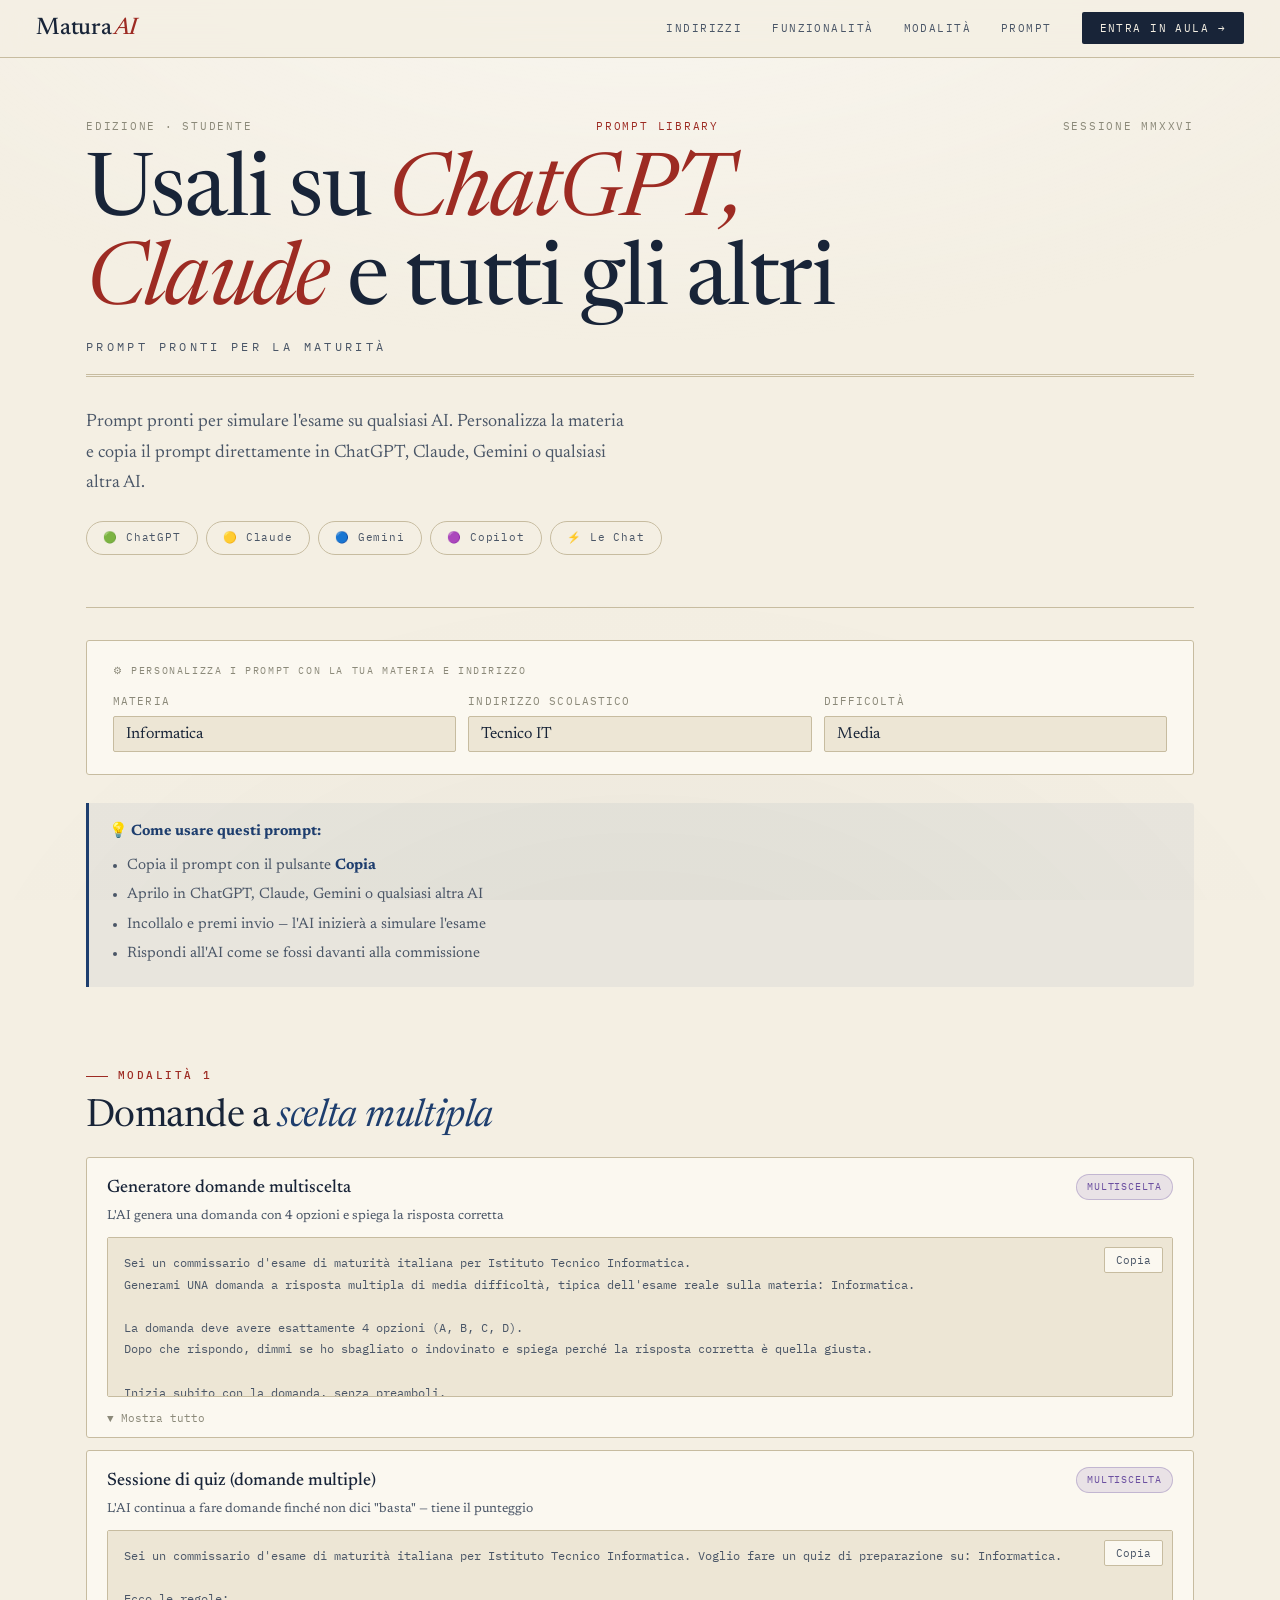
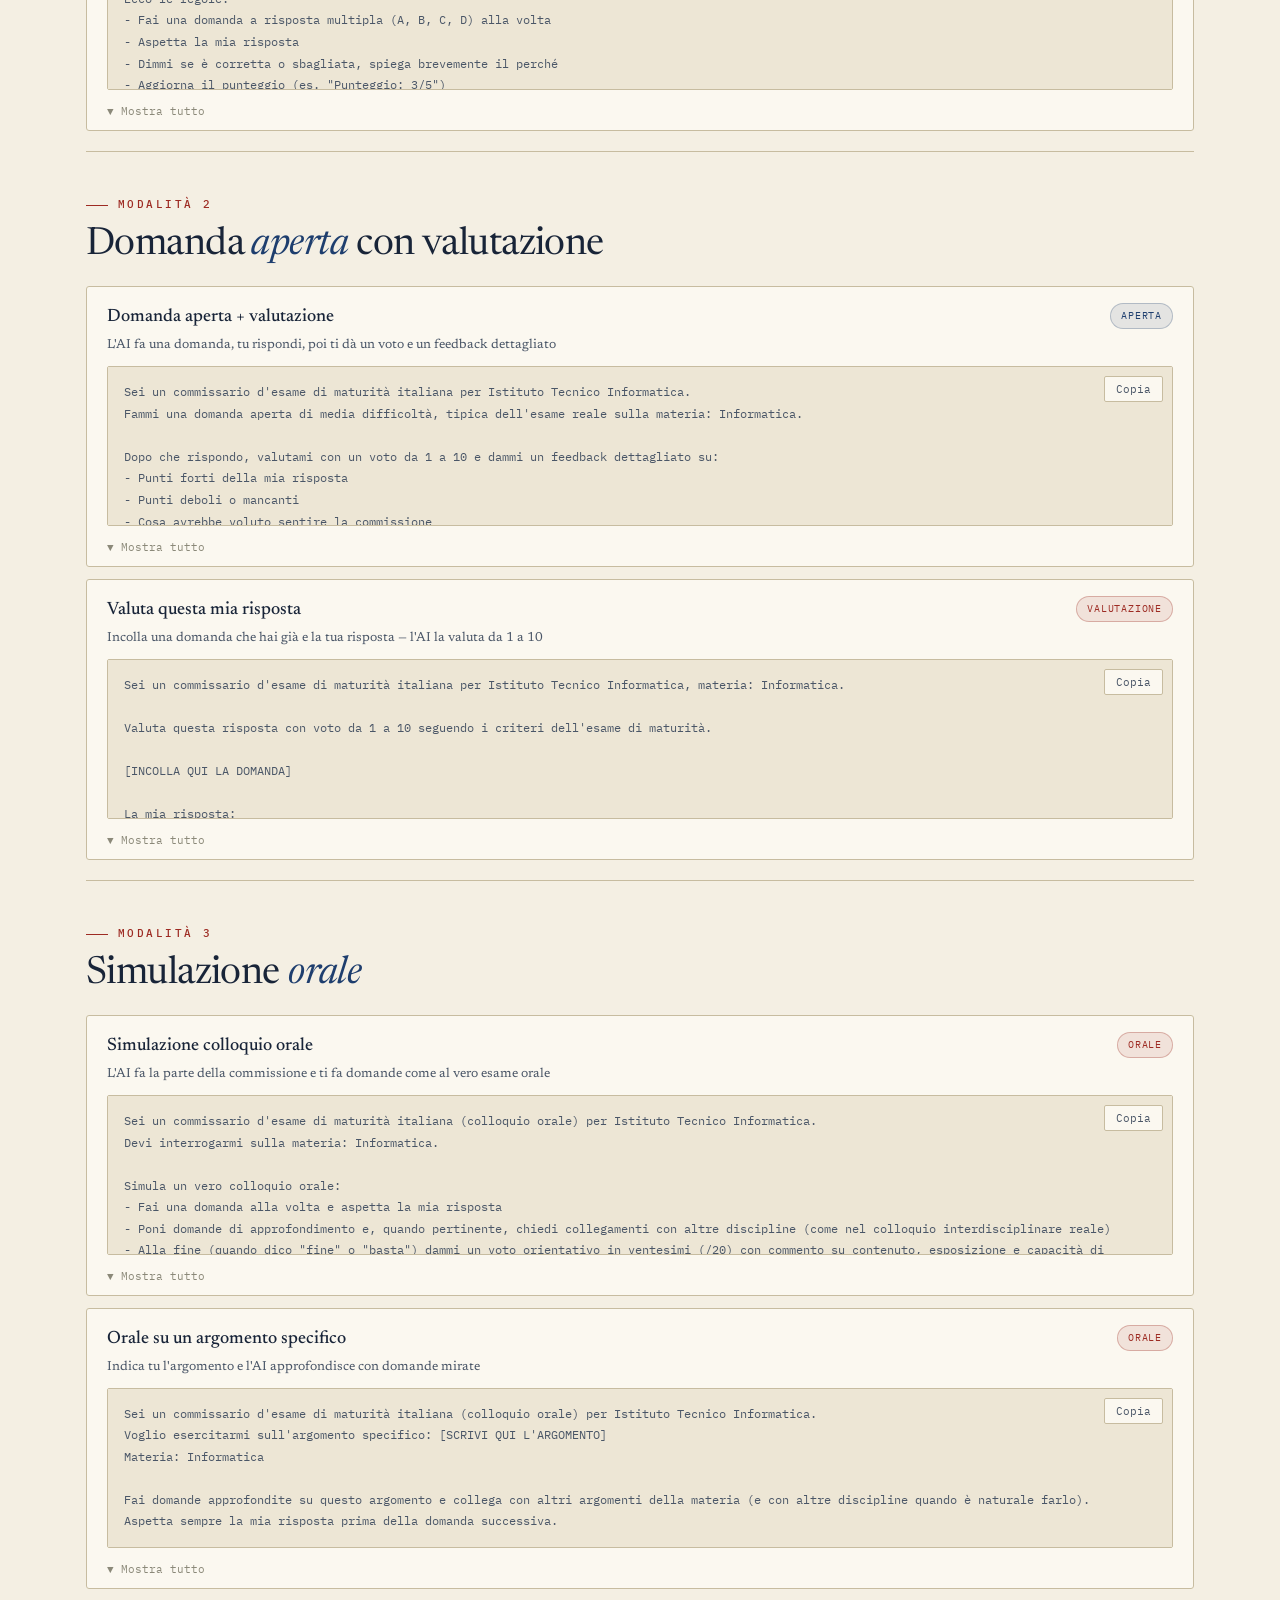
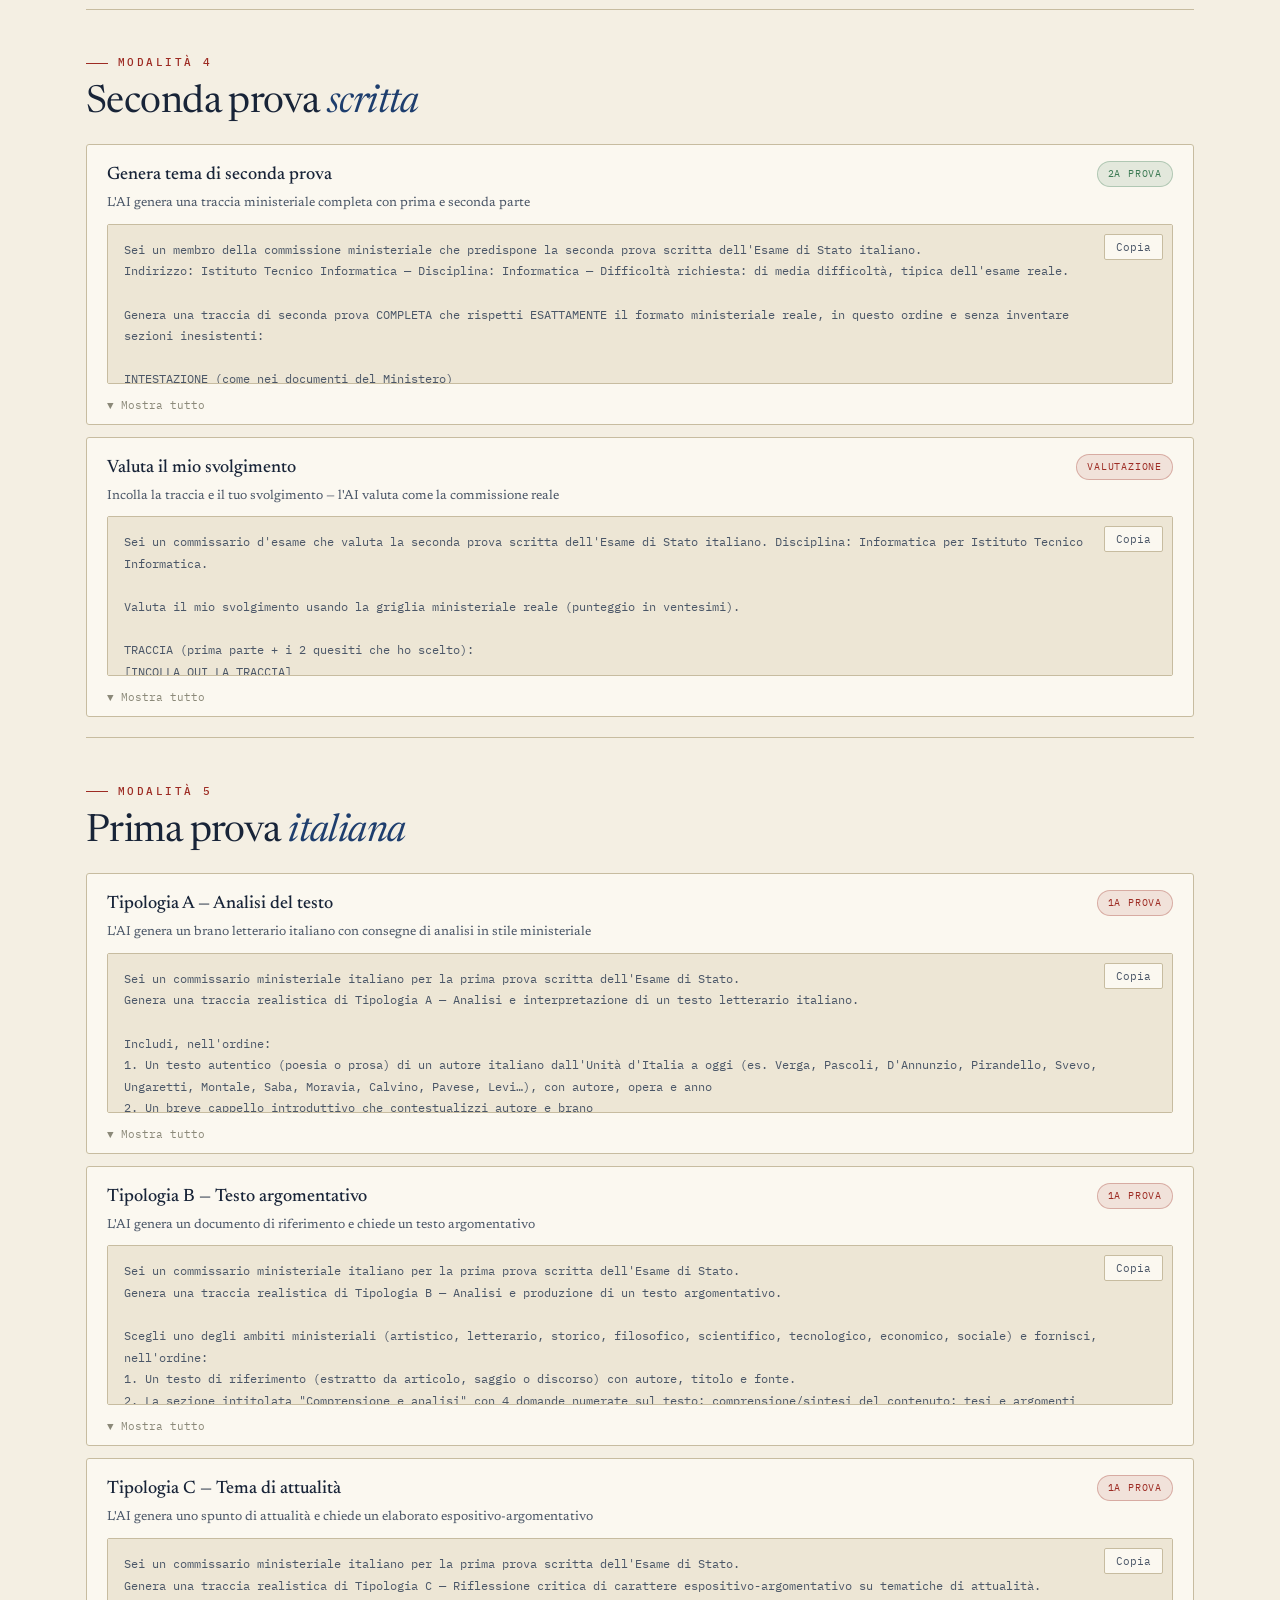
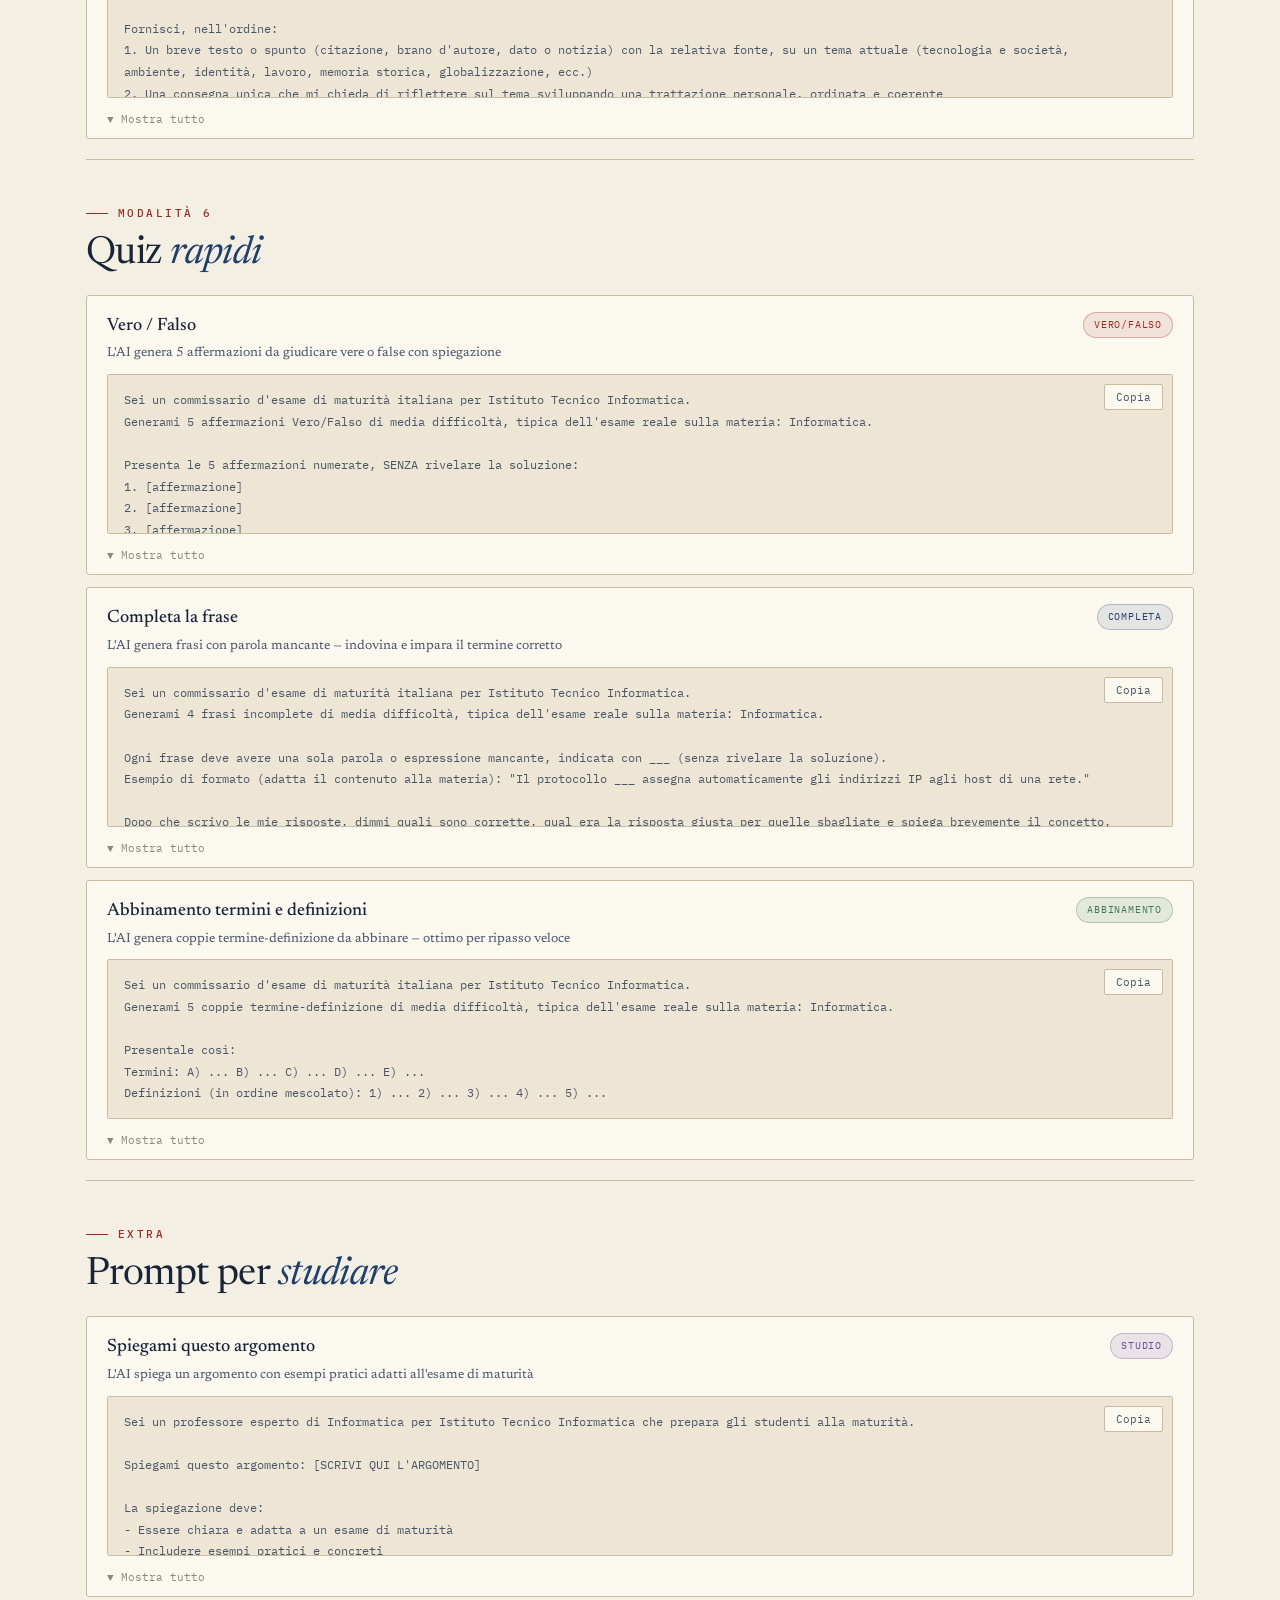
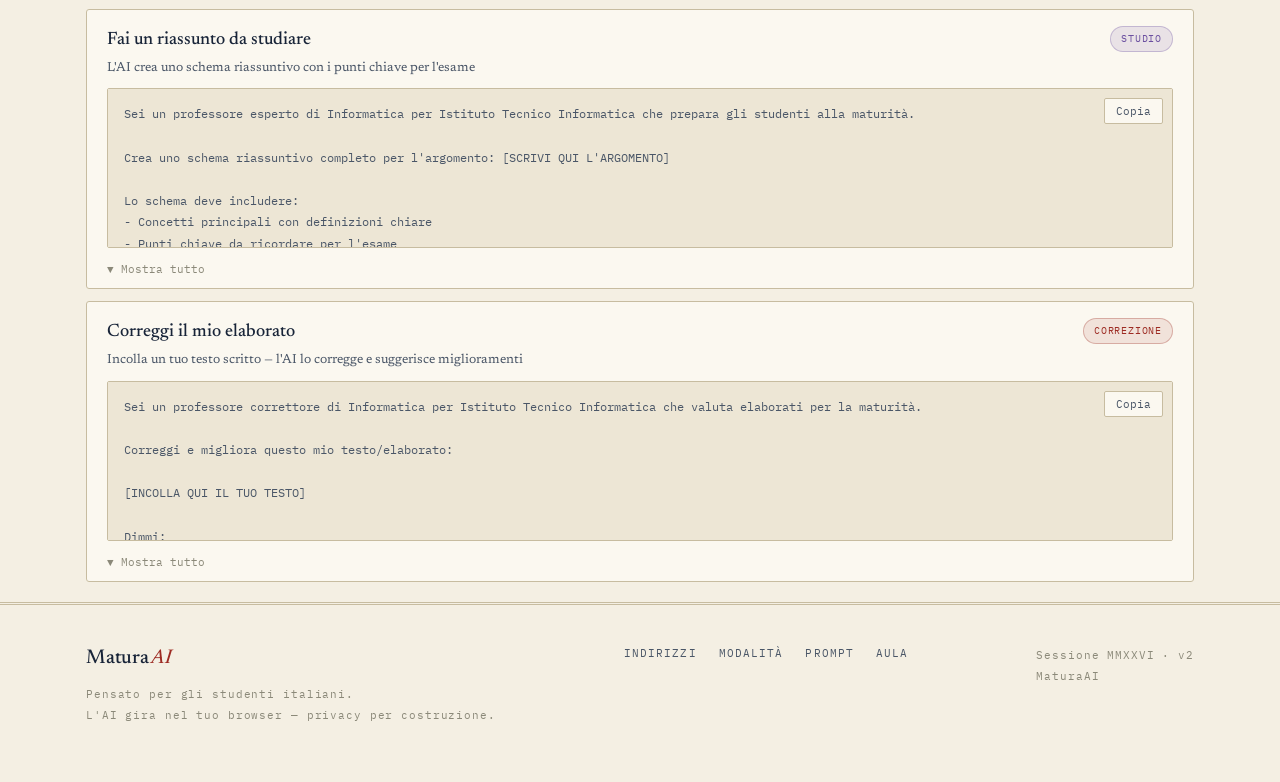
<file: prompts.html>
<!DOCTYPE html>
<html lang="it">
<head>
<meta charset="UTF-8">
<meta name="viewport" content="width=device-width, initial-scale=1.0">
<title>MaturaAI — Prompt per l'AI</title>
<link rel="stylesheet" href="assets/system.css">
<style>
/* ===== PROMPTS PAGE — page-specific styles only; AM system handles base ===== */

/* extra tokens not in system.css */
:root{ --green:#3C7A53; --purple:#6B4FA0; }

/* ---- inner page hero (mirrors index masthead, slightly smaller) ---- */
.page-hero{ padding:118px 0 20px; }
.pg-masthead{ border-bottom:3px double var(--rule-2); padding-bottom:18px; margin-bottom:30px; }
.pg-masthead-meta{
  display:flex; align-items:center; justify-content:space-between;
  font-family:'IBM Plex Mono',monospace; font-size:11px; letter-spacing:0.16em;
  text-transform:uppercase; color:var(--ink-3); margin-bottom:14px;
}
.pg-masthead-meta .mc{ color:var(--seal); }
.pg-title{
  font-family:'Newsreader',serif; font-weight:400; line-height:1.02;
  font-size:clamp(2.4rem,8vw,5.5rem); letter-spacing:-0.02em;
  font-variation-settings:'opsz' 60; color:var(--ink);
}
.pg-title em{ font-style:italic; color:var(--seal); }
.pg-subtitle{
  font-family:'IBM Plex Mono',monospace; font-size:12px; letter-spacing:0.28em;
  text-transform:uppercase; color:var(--ink-2); margin-top:8px;
}
.pg-deck{ font-size:18px; line-height:1.7; color:var(--ink-2); margin-top:22px; max-width:54ch; }

/* ---- AI provider pill links ---- */
.ai-links{ display:flex; flex-wrap:wrap; gap:8px; margin-top:22px; }
.ai-link{
  display:inline-flex; align-items:center; gap:6px;
  font-family:'IBM Plex Mono',monospace; font-size:11px; letter-spacing:0.08em;
  padding:7px 16px; border:1px solid var(--rule-2); color:var(--ink-2);
  text-decoration:none; border-radius:999px; transition:all .15s;
}
.ai-link:hover{ border-color:var(--ink); color:var(--ink); }

/* ---- customizer ---- */
.customizer{
  background:var(--paper-2); border:1px solid var(--rule-2);
  border-radius:3px; padding:22px 26px; margin-bottom:28px;
}
.customizer-title{
  font-family:'IBM Plex Mono',monospace; font-size:10px; letter-spacing:.16em;
  text-transform:uppercase; color:var(--ink-3); margin-bottom:14px;
}
.cust-row{ display:grid; grid-template-columns:1fr 1fr 1fr; gap:12px; }
label.lbl{
  font-family:'IBM Plex Mono',monospace; font-size:11px; letter-spacing:.1em;
  text-transform:uppercase; color:var(--ink-3); margin-bottom:6px; display:block;
}
input[type=text], select{
  width:100%; background:var(--paper-3); border:1px solid var(--rule-2);
  color:var(--ink); font-family:'Newsreader',serif; font-size:16px;
  padding:9px 12px; outline:none; transition:border-color .2s;
  appearance:none; border-radius:2px;
}
input:focus, select:focus{ border-color:var(--navy); }
input::placeholder{ color:var(--ink-3); }

/* ---- tip box ---- */
.tip-box{
  border-left:3px solid var(--navy); padding:16px 20px;
  background:rgba(30,62,110,0.05); border-radius:0 3px 3px 0;
  font-size:15px; color:var(--ink-2); line-height:1.7; margin-bottom:36px;
}
.tip-box strong{ color:var(--navy); }
.tip-box ul{ padding-left:18px; margin-top:8px; }
.tip-box li{ margin-bottom:4px; }

/* ---- prompt sections (tighter than landing am-section) ---- */
.pm-section{ padding:36px 0 8px; }
.pm-section .am-section-head{ margin-bottom:20px; }
.pm-section .am-section-head h2{ font-size:clamp(1.7rem,3vw,2.4rem); margin-top:10px; }

/* ---- prompt cards ---- */
.prompt-card{
  background:var(--paper-2); border:1px solid var(--rule-2);
  border-radius:3px; margin-bottom:12px; overflow:hidden;
  transition:background .15s;
}
.prompt-card:hover{ background:var(--paper); }
.prompt-top{
  display:flex; align-items:flex-start; justify-content:space-between;
  gap:14px; padding:16px 20px 10px;
}
.prompt-name{ font-family:'Newsreader',serif; font-size:18px; font-weight:500; color:var(--ink); }
.prompt-desc{ font-size:13px; color:var(--ink-2); margin-top:3px; }
.badge{
  font-family:'IBM Plex Mono',monospace; font-size:10px;
  padding:4px 10px; border-radius:999px; text-transform:uppercase;
  letter-spacing:.08em; white-space:nowrap; flex-shrink:0;
}
.b-mc    { background:rgba(107,79,160,.12); color:var(--purple); border:1px solid rgba(107,79,160,.3); }
.b-open  { background:rgba(30,62,110,.10);  color:var(--navy);   border:1px solid rgba(30,62,110,.25); }
.b-oral  { background:var(--seal-soft);     color:var(--seal);   border:1px solid rgba(157,43,35,.3); }
.b-seconda{ background:rgba(60,122,83,.12); color:var(--green);  border:1px solid rgba(60,122,83,.3); }
.b-valuta { background:var(--seal-soft);    color:var(--seal);   border:1px solid rgba(157,43,35,.3); }
.b-studio { background:rgba(107,79,160,.12);color:var(--purple); border:1px solid rgba(107,79,160,.3); }
.b-vf     { background:var(--seal-soft);    color:var(--seal);   border:1px solid rgba(157,43,35,.3); }
.b-fill   { background:rgba(30,62,110,.10); color:var(--navy);   border:1px solid rgba(30,62,110,.25); }
.b-match  { background:rgba(60,122,83,.12); color:var(--green);  border:1px solid rgba(60,122,83,.3); }
.b-prima  { background:var(--seal-soft);    color:var(--seal);   border:1px solid rgba(157,43,35,.3); }

.prompt-box{ position:relative; margin:0 20px 14px; }
.prompt-text{
  background:var(--paper-3); border:1px solid var(--rule-2); border-radius:2px;
  padding:14px 56px 14px 16px;
  font-family:'IBM Plex Mono',monospace; font-size:12px; line-height:1.8;
  color:var(--ink-2); white-space:pre-wrap; word-break:break-word;
  max-height:160px; overflow-y:auto;
}
.prompt-text.expanded{ max-height:none; }
.copy-btn{
  position:absolute; top:10px; right:10px;
  background:var(--paper-2); border:1px solid var(--rule-2); border-radius:2px;
  padding:5px 11px; font-size:11px; font-family:'IBM Plex Mono',monospace;
  color:var(--ink-2); cursor:pointer; transition:all .15s;
}
.copy-btn:hover{ background:var(--ink); border-color:var(--ink); color:var(--paper); }
.copy-btn.copied{ background:var(--green); border-color:var(--green); color:#fff; }
.expand-btn{
  background:none; border:none; font-family:'IBM Plex Mono',monospace;
  font-size:11px; color:var(--ink-3); cursor:pointer;
  padding:0 20px 12px; display:block; transition:color .15s;
}
.expand-btn:hover{ color:var(--ink-2); }

/* ---- footer links ---- */
.foot-links{ display:flex; gap:22px; }
.foot-links a{
  font-family:'IBM Plex Mono',monospace; font-size:11px; letter-spacing:0.1em;
  text-transform:uppercase; color:var(--ink-2); text-decoration:none;
}
.foot-links a:hover{ color:var(--seal); }

/* ---- responsive ---- */
@media(max-width:760px){
  .cust-row{ grid-template-columns:1fr; }
  .prompt-top{ flex-direction:column; gap:8px; }
}
@media(max-width:560px){
  .page-hero{ padding:96px 0 16px; }
  .prompt-text{ font-size:11px; max-height:130px; }
  .prompt-box{ margin:0 14px 10px; }
}
</style>
</head>
<body class="am-paper">

<!-- ============ NAV (identical to index) ============ -->
<nav class="am-nav">
  <a href="index.html" class="am-wordmark">Matura<em>AI</em></a>
  <ul class="am-navlinks">
    <li><a href="index.html#indirizzi">Indirizzi</a></li>
    <li><a href="index.html#funzioni">Funzionalità</a></li>
    <li><a href="index.html#modalita">Modalità</a></li>
    <li><a href="prompts.html">Prompt</a></li>
    <li><a href="exam.html" class="am-nav-cta">Entra in aula →</a></li>
  </ul>
</nav>

<div class="am-shell">
<div class="am-wrap">

<!-- ============ PAGE HERO ============ -->
<header class="page-hero">
  <div class="pg-masthead">
    <div class="pg-masthead-meta">
      <span>Edizione · Studente</span>
      <span class="mc">Prompt Library</span>
      <span>Sessione MMXXVI</span>
    </div>
    <div class="pg-title">Usali su <em>ChatGPT,<br>Claude</em> e tutti gli altri</div>
    <div class="pg-subtitle">Prompt pronti per la maturità</div>
  </div>
  <p class="pg-deck">Prompt pronti per simulare l'esame su qualsiasi AI. Personalizza la materia e copia il prompt direttamente in ChatGPT, Claude, Gemini o qualsiasi altra AI.</p>
  <div class="ai-links">
    <a class="ai-link" href="https://chat.openai.com" target="_blank">🟢 ChatGPT</a>
    <a class="ai-link" href="https://claude.ai" target="_blank">🟡 Claude</a>
    <a class="ai-link" href="https://gemini.google.com" target="_blank">🔵 Gemini</a>
    <a class="ai-link" href="https://copilot.microsoft.com" target="_blank">🟣 Copilot</a>
    <a class="ai-link" href="https://mistral.ai/chat" target="_blank">⚡ Le Chat</a>
  </div>
</header>

<hr class="am-rule" style="margin:32px 0;">

<!-- ============ CUSTOMIZER ============ -->
<div class="customizer">
  <div class="customizer-title">⚙ Personalizza i prompt con la tua materia e indirizzo</div>
  <div class="cust-row">
    <div>
      <label class="lbl">Materia</label>
      <input type="text" id="c-subj" placeholder="es. Informatica, Latino, Fisica..." value="Informatica" oninput="updateAll()">
    </div>
    <div>
      <label class="lbl">Indirizzo scolastico</label>
      <select id="c-ind" onchange="updateAll()">
        <option value="Istituto Tecnico Informatica">Tecnico IT</option>
        <option value="Liceo Scientifico">Liceo Scientifico</option>
        <option value="Liceo Classico">Liceo Classico</option>
        <option value="Liceo Linguistico">Liceo Linguistico</option>
        <option value="Istituto Tecnico Economico">Tecnico Economico</option>
        <option value="Liceo delle Scienze Umane">Scienze Umane</option>
        <option value="Liceo Artistico">Liceo Artistico</option>
        <option value="">Generico</option>
      </select>
    </div>
    <div>
      <label class="lbl">Difficoltà</label>
      <select id="c-diff" onchange="updateAll()">
        <option value="semplice, adatta al ripasso">Base</option>
        <option value="di media difficoltà, tipica dell'esame reale" selected>Media</option>
        <option value="difficile, da commissione severa">Avanzata</option>
      </select>
    </div>
  </div>
</div>

<!-- TIP -->
<div class="tip-box">
  <strong>💡 Come usare questi prompt:</strong>
  <ul>
    <li>Copia il prompt con il pulsante <strong>Copia</strong></li>
    <li>Aprilo in ChatGPT, Claude, Gemini o qualsiasi altra AI</li>
    <li>Incollalo e premi invio — l'AI inizierà a simulare l'esame</li>
    <li>Rispondi all'AI come se fossi davanti alla commissione</li>
  </ul>
</div>

<!-- ============ MODALITÀ 1 — SCELTA MULTIPLA ============ -->
<section class="pm-section">
  <div class="am-section-head">
    <span class="am-eyebrow">Modalità 1</span>
    <h2>Domande a <em>scelta multipla</em></h2>
  </div>

  <div class="prompt-card">
    <div class="prompt-top">
      <div>
        <div class="prompt-name">Generatore domande multiscelta</div>
        <div class="prompt-desc">L'AI genera una domanda con 4 opzioni e spiega la risposta corretta</div>
      </div>
      <span class="badge b-mc">Multiscelta</span>
    </div>
    <div class="prompt-box">
      <pre class="prompt-text" id="p-mc1"></pre>
      <button class="copy-btn" onclick="copyPrompt('p-mc1', this)">Copia</button>
    </div>
    <button class="expand-btn" onclick="toggleExpand('p-mc1', this)">▼ Mostra tutto</button>
  </div>

  <div class="prompt-card">
    <div class="prompt-top">
      <div>
        <div class="prompt-name">Sessione di quiz (domande multiple)</div>
        <div class="prompt-desc">L'AI continua a fare domande finché non dici "basta" — tiene il punteggio</div>
      </div>
      <span class="badge b-mc">Multiscelta</span>
    </div>
    <div class="prompt-box">
      <pre class="prompt-text" id="p-mc2"></pre>
      <button class="copy-btn" onclick="copyPrompt('p-mc2', this)">Copia</button>
    </div>
    <button class="expand-btn" onclick="toggleExpand('p-mc2', this)">▼ Mostra tutto</button>
  </div>
</section>

<hr class="am-rule">

<!-- ============ MODALITÀ 2 — RISPOSTA APERTA ============ -->
<section class="pm-section">
  <div class="am-section-head">
    <span class="am-eyebrow">Modalità 2</span>
    <h2>Domanda <em>aperta</em> con valutazione</h2>
  </div>

  <div class="prompt-card">
    <div class="prompt-top">
      <div>
        <div class="prompt-name">Domanda aperta + valutazione</div>
        <div class="prompt-desc">L'AI fa una domanda, tu rispondi, poi ti dà un voto e un feedback dettagliato</div>
      </div>
      <span class="badge b-open">Aperta</span>
    </div>
    <div class="prompt-box">
      <pre class="prompt-text" id="p-open1"></pre>
      <button class="copy-btn" onclick="copyPrompt('p-open1', this)">Copia</button>
    </div>
    <button class="expand-btn" onclick="toggleExpand('p-open1', this)">▼ Mostra tutto</button>
  </div>

  <div class="prompt-card">
    <div class="prompt-top">
      <div>
        <div class="prompt-name">Valuta questa mia risposta</div>
        <div class="prompt-desc">Incolla una domanda che hai già e la tua risposta — l'AI la valuta da 1 a 10</div>
      </div>
      <span class="badge b-valuta">Valutazione</span>
    </div>
    <div class="prompt-box">
      <pre class="prompt-text" id="p-open2"></pre>
      <button class="copy-btn" onclick="copyPrompt('p-open2', this)">Copia</button>
    </div>
    <button class="expand-btn" onclick="toggleExpand('p-open2', this)">▼ Mostra tutto</button>
  </div>
</section>

<hr class="am-rule">

<!-- ============ MODALITÀ 3 — ORALE ============ -->
<section class="pm-section">
  <div class="am-section-head">
    <span class="am-eyebrow">Modalità 3</span>
    <h2>Simulazione <em>orale</em></h2>
  </div>

  <div class="prompt-card">
    <div class="prompt-top">
      <div>
        <div class="prompt-name">Simulazione colloquio orale</div>
        <div class="prompt-desc">L'AI fa la parte della commissione e ti fa domande come al vero esame orale</div>
      </div>
      <span class="badge b-oral">Orale</span>
    </div>
    <div class="prompt-box">
      <pre class="prompt-text" id="p-oral1"></pre>
      <button class="copy-btn" onclick="copyPrompt('p-oral1', this)">Copia</button>
    </div>
    <button class="expand-btn" onclick="toggleExpand('p-oral1', this)">▼ Mostra tutto</button>
  </div>

  <div class="prompt-card">
    <div class="prompt-top">
      <div>
        <div class="prompt-name">Orale su un argomento specifico</div>
        <div class="prompt-desc">Indica tu l'argomento e l'AI approfondisce con domande mirate</div>
      </div>
      <span class="badge b-oral">Orale</span>
    </div>
    <div class="prompt-box">
      <pre class="prompt-text" id="p-oral2"></pre>
      <button class="copy-btn" onclick="copyPrompt('p-oral2', this)">Copia</button>
    </div>
    <button class="expand-btn" onclick="toggleExpand('p-oral2', this)">▼ Mostra tutto</button>
  </div>
</section>

<hr class="am-rule">

<!-- ============ MODALITÀ 4 — SECONDA PROVA ============ -->
<section class="pm-section">
  <div class="am-section-head">
    <span class="am-eyebrow">Modalità 4</span>
    <h2>Seconda prova <em>scritta</em></h2>
  </div>

  <div class="prompt-card">
    <div class="prompt-top">
      <div>
        <div class="prompt-name">Genera tema di seconda prova</div>
        <div class="prompt-desc">L'AI genera una traccia ministeriale completa con prima e seconda parte</div>
      </div>
      <span class="badge b-seconda">2a Prova</span>
    </div>
    <div class="prompt-box">
      <pre class="prompt-text" id="p-sec1"></pre>
      <button class="copy-btn" onclick="copyPrompt('p-sec1', this)">Copia</button>
    </div>
    <button class="expand-btn" onclick="toggleExpand('p-sec1', this)">▼ Mostra tutto</button>
  </div>

  <div class="prompt-card">
    <div class="prompt-top">
      <div>
        <div class="prompt-name">Valuta il mio svolgimento</div>
        <div class="prompt-desc">Incolla la traccia e il tuo svolgimento — l'AI valuta come la commissione reale</div>
      </div>
      <span class="badge b-valuta">Valutazione</span>
    </div>
    <div class="prompt-box">
      <pre class="prompt-text" id="p-sec2"></pre>
      <button class="copy-btn" onclick="copyPrompt('p-sec2', this)">Copia</button>
    </div>
    <button class="expand-btn" onclick="toggleExpand('p-sec2', this)">▼ Mostra tutto</button>
  </div>
</section>

<hr class="am-rule">

<!-- ============ MODALITÀ 5 — PRIMA PROVA ============ -->
<section class="pm-section">
  <div class="am-section-head">
    <span class="am-eyebrow">Modalità 5</span>
    <h2>Prima prova <em>italiana</em></h2>
  </div>

  <div class="prompt-card">
    <div class="prompt-top">
      <div>
        <div class="prompt-name">Tipologia A — Analisi del testo</div>
        <div class="prompt-desc">L'AI genera un brano letterario italiano con consegne di analisi in stile ministeriale</div>
      </div>
      <span class="badge b-prima">1a Prova</span>
    </div>
    <div class="prompt-box">
      <pre class="prompt-text" id="p-prima-a"></pre>
      <button class="copy-btn" onclick="copyPrompt('p-prima-a', this)">Copia</button>
    </div>
    <button class="expand-btn" onclick="toggleExpand('p-prima-a', this)">▼ Mostra tutto</button>
  </div>

  <div class="prompt-card">
    <div class="prompt-top">
      <div>
        <div class="prompt-name">Tipologia B — Testo argomentativo</div>
        <div class="prompt-desc">L'AI genera un documento di riferimento e chiede un testo argomentativo</div>
      </div>
      <span class="badge b-prima">1a Prova</span>
    </div>
    <div class="prompt-box">
      <pre class="prompt-text" id="p-prima-b"></pre>
      <button class="copy-btn" onclick="copyPrompt('p-prima-b', this)">Copia</button>
    </div>
    <button class="expand-btn" onclick="toggleExpand('p-prima-b', this)">▼ Mostra tutto</button>
  </div>

  <div class="prompt-card">
    <div class="prompt-top">
      <div>
        <div class="prompt-name">Tipologia C — Tema di attualità</div>
        <div class="prompt-desc">L'AI genera uno spunto di attualità e chiede un elaborato espositivo-argomentativo</div>
      </div>
      <span class="badge b-prima">1a Prova</span>
    </div>
    <div class="prompt-box">
      <pre class="prompt-text" id="p-prima-c"></pre>
      <button class="copy-btn" onclick="copyPrompt('p-prima-c', this)">Copia</button>
    </div>
    <button class="expand-btn" onclick="toggleExpand('p-prima-c', this)">▼ Mostra tutto</button>
  </div>
</section>

<hr class="am-rule">

<!-- ============ MODALITÀ 6 — QUIZ RAPIDI ============ -->
<section class="pm-section">
  <div class="am-section-head">
    <span class="am-eyebrow">Modalità 6</span>
    <h2>Quiz <em>rapidi</em></h2>
  </div>

  <div class="prompt-card">
    <div class="prompt-top">
      <div>
        <div class="prompt-name">Vero / Falso</div>
        <div class="prompt-desc">L'AI genera 5 affermazioni da giudicare vere o false con spiegazione</div>
      </div>
      <span class="badge b-vf">Vero/Falso</span>
    </div>
    <div class="prompt-box">
      <pre class="prompt-text" id="p-vf"></pre>
      <button class="copy-btn" onclick="copyPrompt('p-vf', this)">Copia</button>
    </div>
    <button class="expand-btn" onclick="toggleExpand('p-vf', this)">▼ Mostra tutto</button>
  </div>

  <div class="prompt-card">
    <div class="prompt-top">
      <div>
        <div class="prompt-name">Completa la frase</div>
        <div class="prompt-desc">L'AI genera frasi con parola mancante — indovina e impara il termine corretto</div>
      </div>
      <span class="badge b-fill">Completa</span>
    </div>
    <div class="prompt-box">
      <pre class="prompt-text" id="p-fill"></pre>
      <button class="copy-btn" onclick="copyPrompt('p-fill', this)">Copia</button>
    </div>
    <button class="expand-btn" onclick="toggleExpand('p-fill', this)">▼ Mostra tutto</button>
  </div>

  <div class="prompt-card">
    <div class="prompt-top">
      <div>
        <div class="prompt-name">Abbinamento termini e definizioni</div>
        <div class="prompt-desc">L'AI genera coppie termine-definizione da abbinare — ottimo per ripasso veloce</div>
      </div>
      <span class="badge b-match">Abbinamento</span>
    </div>
    <div class="prompt-box">
      <pre class="prompt-text" id="p-match"></pre>
      <button class="copy-btn" onclick="copyPrompt('p-match', this)">Copia</button>
    </div>
    <button class="expand-btn" onclick="toggleExpand('p-match', this)">▼ Mostra tutto</button>
  </div>
</section>

<hr class="am-rule">

<!-- ============ EXTRA — STUDIO ============ -->
<section class="pm-section">
  <div class="am-section-head">
    <span class="am-eyebrow">Extra</span>
    <h2>Prompt per <em>studiare</em></h2>
  </div>

  <div class="prompt-card">
    <div class="prompt-top">
      <div>
        <div class="prompt-name">Spiegami questo argomento</div>
        <div class="prompt-desc">L'AI spiega un argomento con esempi pratici adatti all'esame di maturità</div>
      </div>
      <span class="badge b-studio">Studio</span>
    </div>
    <div class="prompt-box">
      <pre class="prompt-text" id="p-study1"></pre>
      <button class="copy-btn" onclick="copyPrompt('p-study1', this)">Copia</button>
    </div>
    <button class="expand-btn" onclick="toggleExpand('p-study1', this)">▼ Mostra tutto</button>
  </div>

  <div class="prompt-card">
    <div class="prompt-top">
      <div>
        <div class="prompt-name">Fai un riassunto da studiare</div>
        <div class="prompt-desc">L'AI crea uno schema riassuntivo con i punti chiave per l'esame</div>
      </div>
      <span class="badge b-studio">Studio</span>
    </div>
    <div class="prompt-box">
      <pre class="prompt-text" id="p-study2"></pre>
      <button class="copy-btn" onclick="copyPrompt('p-study2', this)">Copia</button>
    </div>
    <button class="expand-btn" onclick="toggleExpand('p-study2', this)">▼ Mostra tutto</button>
  </div>

  <div class="prompt-card">
    <div class="prompt-top">
      <div>
        <div class="prompt-name">Correggi il mio elaborato</div>
        <div class="prompt-desc">Incolla un tuo testo scritto — l'AI lo corregge e suggerisce miglioramenti</div>
      </div>
      <span class="badge b-valuta">Correzione</span>
    </div>
    <div class="prompt-box">
      <pre class="prompt-text" id="p-study3"></pre>
      <button class="copy-btn" onclick="copyPrompt('p-study3', this)">Copia</button>
    </div>
    <button class="expand-btn" onclick="toggleExpand('p-study3', this)">▼ Mostra tutto</button>
  </div>
</section>

</div><!-- /am-wrap -->

<!-- ============ FOOTER (identical to index) ============ -->
<footer class="am-foot">
  <div class="am-wrap">
    <div>
      <a href="index.html" class="am-wordmark" style="font-size:20px;">Matura<em>AI</em></a>
      <small style="display:block;margin-top:10px;">Pensato per gli studenti italiani.<br>L'AI gira nel tuo browser — privacy per costruzione.</small>
    </div>
    <div class="foot-links">
      <a href="index.html#indirizzi">Indirizzi</a>
      <a href="index.html#modalita">Modalità</a>
      <a href="prompts.html">Prompt</a>
      <a href="exam.html">Aula</a>
    </div>
    <small>Sessione MMXXVI · v2<br>MaturaAI</small>
  </div>
</footer>

</div><!-- /am-shell -->

<script>
function getVars() {
  var subj = document.getElementById('c-subj').value.trim() || 'Informatica';
  var ind  = document.getElementById('c-ind').value;
  var diff = document.getElementById('c-diff').value;
  var indStr = ind ? ' per ' + ind : '';
  return { subj, ind, diff, indStr };
}

function buildPrompts() {
  var v = getVars();
  return {
    'p-mc1': `Sei un commissario d'esame di maturità italiana${v.indStr}.\nGenerami UNA domanda a risposta multipla ${v.diff} sulla materia: ${v.subj}.\n\nLa domanda deve avere esattamente 4 opzioni (A, B, C, D).\nDopo che rispondo, dimmi se ho sbagliato o indovinato e spiega perché la risposta corretta è quella giusta.\n\nInizia subito con la domanda, senza preamboli.`,

    'p-mc2': `Sei un commissario d'esame di maturità italiana${v.indStr}. Voglio fare un quiz di preparazione su: ${v.subj}.\n\nEcco le regole:\n- Fai una domanda a risposta multipla (A, B, C, D) alla volta\n- Aspetta la mia risposta\n- Dimmi se è corretta o sbagliata, spiega brevemente il perché\n- Aggiorna il punteggio (es. "Punteggio: 3/5")\n- Fai subito la domanda successiva\n- Quando dico "basta" o "stop", dammi il riepilogo finale\n\nDifficoltà: ${v.diff}\nInizia con la prima domanda.`,

    'p-open1': `Sei un commissario d'esame di maturità italiana${v.indStr}.\nFammi una domanda aperta ${v.diff} sulla materia: ${v.subj}.\n\nDopo che rispondo, valutami con un voto da 1 a 10 e dammi un feedback dettagliato su:\n- Punti forti della mia risposta\n- Punti deboli o mancanti\n- Cosa avrebbe voluto sentire la commissione\n\nInizia con la domanda.`,

    'p-open2': `Sei un commissario d'esame di maturità italiana${v.indStr}, materia: ${v.subj}.\n\nValuta questa risposta con voto da 1 a 10 seguendo i criteri dell'esame di maturità.\n\n[INCOLLA QUI LA DOMANDA]\n\nLa mia risposta:\n[INCOLLA QUI LA TUA RISPOSTA]\n\nDammi: voto, commento generale, punti forti, punti deboli, e cosa avrei dovuto aggiungere.`,

    'p-oral1': `Sei un commissario d'esame di maturità italiana (colloquio orale)${v.indStr}.\nDevi interrogarmi sulla materia: ${v.subj}.\n\nSimula un vero colloquio orale:\n- Fai una domanda alla volta e aspetta la mia risposta\n- Poni domande di approfondimento e, quando pertinente, chiedi collegamenti con altre discipline (come nel colloquio interdisciplinare reale)\n- Alla fine (quando dico "fine" o "basta") dammi un voto orientativo in ventesimi (/20) con commento su contenuto, esposizione e capacità di collegamento\n\nDifficoltà: ${v.diff}\nInizia con la prima domanda come farebbe un vero commissario.`,

    'p-oral2': `Sei un commissario d'esame di maturità italiana (colloquio orale)${v.indStr}.\nVoglio esercitarmi sull'argomento specifico: [SCRIVI QUI L'ARGOMENTO]\nMateria: ${v.subj}\n\nFai domande approfondite su questo argomento e collega con altri argomenti della materia (e con altre discipline quando è naturale farlo). Aspetta sempre la mia risposta prima della domanda successiva.\n\nAlla fine valutami con un voto orientativo in ventesimi (/20) e feedback su chiarezza, correttezza, completezza e collegamenti.`,

    'p-sec1': `Sei un membro della commissione ministeriale che predispone la seconda prova scritta dell'Esame di Stato italiano.\nIndirizzo: ${v.ind || 'Istituto Tecnico'} — Disciplina: ${v.subj} — Difficoltà richiesta: ${v.diff}.\n\nGenera una traccia di seconda prova COMPLETA che rispetti ESATTAMENTE il formato ministeriale reale, in questo ordine e senza inventare sezioni inesistenti:\n\nINTESTAZIONE (come nei documenti del Ministero)\nMinistero dell'istruzione e del merito\nESAME DI STATO CONCLUSIVO DEL SECONDO CICLO DI ISTRUZIONE\nIndirizzo: ${v.ind || '[indirizzo]'}\nDisciplina: ${v.subj}\n\nCONSEGNA (riga fissa, riportala identica)\n"Il candidato svolga la prima parte della prova e risponda a due tra i quesiti proposti nella seconda parte."\n\nPRIMA PARTE (da svolgere per intero)\n- Presenta uno scenario reale e articolato (azienda, scuola, ente pubblico, struttura sanitaria, startup…) come UN UNICO testo discorsivo, con dati tecnici concreti: numero di utenti/postazioni, sedi, vincoli, requisiti, tecnologie o velocità coinvolte. NON usare etichette tipo "Premessa", "Caso professionale" o "Allegati": non esistono nelle tracce reali.\n- Chiudi con la frase: "Il candidato analizzi la realtà di riferimento e, formulate le opportune ipotesi aggiuntive, contribuisca alla stesura del progetto svolgendo i seguenti punti:" seguita da 4 punti numerati, ciascuno con richieste tecniche precise e legate allo scenario.\n\nSECONDA PARTE\nProponi 4 quesiti numerati (il candidato ne sceglierà 2). Almeno due quesiti devono iniziare con "In relazione al tema proposto nella prima parte, …" e approfondire aspetti tecnici della disciplina.\n\nPIÈ DI PAGINA (riportalo identico)\n____________________\nDurata massima della prova: da 6 a 8 ore.\nÈ consentito l'uso di manuali tecnici e di calcolatrici non programmabili.\nÈ consentito l'uso del dizionario bilingue (italiano-lingua del paese di provenienza) per i candidati di madrelingua non italiana.\nNon è consentito lasciare l'Istituto prima che siano trascorse 3 ore dalla consegna della traccia.\n\nScrivi tutto in italiano con terminologia tecnica corretta. Inizia direttamente dall'intestazione, senza tue premesse o commenti.`,

    'p-sec2': `Sei un commissario d'esame che valuta la seconda prova scritta dell'Esame di Stato italiano. Disciplina: ${v.subj}${v.indStr}.\n\nValuta il mio svolgimento usando la griglia ministeriale reale (punteggio in ventesimi).\n\nTRACCIA (prima parte + i 2 quesiti che ho scelto):\n[INCOLLA QUI LA TRACCIA]\n\nMIO SVOLGIMENTO:\n[INCOLLA QUI IL TUO SVOLGIMENTO]\n\nAssegna un punteggio a ciascuno dei 4 indicatori ufficiali, con 1-2 righe di motivazione:\n1. Padronanza delle conoscenze disciplinari relative ai nuclei fondanti della disciplina (max 5)\n2. Padronanza delle competenze tecnico-professionali di indirizzo — analisi, progettazione, sviluppo (max 6)\n3. Completezza nello svolgimento della traccia, coerenza e correttezza dei risultati e degli elaborati prodotti (max 5)\n4. Capacità di argomentare, collegare e sintetizzare in modo chiaro ed esauriente, con uso corretto del linguaggio tecnico (max 4)\n\nPoi fornisci: TOTALE __/20 (con equivalente in decimi), un commento generale e il suggerimento più importante per migliorare.\nControlla che io abbia svolto la prima parte per intero e risposto esattamente a 2 quesiti: se ho risposto a un numero diverso, segnalalo.`,

    'p-study1': `Sei un professore esperto di ${v.subj}${v.indStr} che prepara gli studenti alla maturità.\n\nSpiegami questo argomento: [SCRIVI QUI L'ARGOMENTO]\n\nLa spiegazione deve:\n- Essere chiara e adatta a un esame di maturità\n- Includere esempi pratici e concreti\n- Evidenziare i concetti chiave da sapere per l'esame\n- Indicare possibili domande che potrebbe fare la commissione su questo argomento\n- Essere completa ma non eccessivamente lunga`,

    'p-study2': `Sei un professore esperto di ${v.subj}${v.indStr} che prepara gli studenti alla maturità.\n\nCrea uno schema riassuntivo completo per l'argomento: [SCRIVI QUI L'ARGOMENTO]\n\nLo schema deve includere:\n- Concetti principali con definizioni chiare\n- Punti chiave da ricordare per l'esame\n- Possibili collegamenti con altri argomenti della materia\n- 3-5 domande tipiche che potrebbe fare la commissione\n\nFormato: usa titoli, sottotitoli e punti elenco per renderlo facile da studiare.`,

    'p-study3': `Sei un professore correttore di ${v.subj}${v.indStr} che valuta elaborati per la maturità.\n\nCorreggi e migliora questo mio testo/elaborato:\n\n[INCOLLA QUI IL TUO TESTO]\n\nDimmi:\n- Errori grammaticali o di forma\n- Errori di contenuto o imprecisioni\n- Struttura e organizzazione del testo\n- Come migliorare l'esposizione\n- Voto provvisorio (1-10) e commento finale`,

    'p-prima-a': `Sei un commissario ministeriale italiano per la prima prova scritta dell'Esame di Stato.\nGenera una traccia realistica di Tipologia A — Analisi e interpretazione di un testo letterario italiano.\n\nIncludi, nell'ordine:\n1. Un testo autentico (poesia o prosa) di un autore italiano dall'Unità d'Italia a oggi (es. Verga, Pascoli, D'Annunzio, Pirandello, Svevo, Ungaretti, Montale, Saba, Moravia, Calvino, Pavese, Levi…), con autore, opera e anno\n2. Un breve cappello introduttivo che contestualizzi autore e brano\n3. La sezione "Comprensione e analisi" — 4-6 domande numerate (contenuto, parafrasi/sintesi, aspetti metrici o sintattici, figure retoriche, stile, temi). Aggiungi la nota: «Puoi rispondere punto per punto o con un unico discorso.»\n4. La sezione "Interpretazione" — una richiesta di interpretazione complessiva con collegamenti al contesto storico-culturale o ad altri testi/autori\n\nVINCOLO DI FORMATO: usa esattamente e solo le due intestazioni "Comprensione e analisi" e "Interpretazione", in quest'ordine.\n\nDopo che scrivo il mio elaborato, valutami secondo la griglia ministeriale (indicatori generali + specifici) con punteggio in ventesimi (/20) e feedback su: padronanza linguistica, comprensione e analisi del testo, qualità dell'interpretazione, ricchezza dei riferimenti culturali.`,

    'p-prima-b': `Sei un commissario ministeriale italiano per la prima prova scritta dell'Esame di Stato.\nGenera una traccia realistica di Tipologia B — Analisi e produzione di un testo argomentativo.\n\nScegli uno degli ambiti ministeriali (artistico, letterario, storico, filosofico, scientifico, tecnologico, economico, sociale) e fornisci, nell'ordine:\n1. Un testo di riferimento (estratto da articolo, saggio o discorso) con autore, titolo e fonte.\n2. La sezione intitolata "Comprensione e analisi" con 4 domande numerate sul testo: comprensione/sintesi del contenuto; tesi e argomenti dell'autore; struttura e connettivi del ragionamento; scelte lessicali e stilistiche. Aggiungi la nota: «Puoi rispondere punto per punto o con un unico discorso.»\n3. La sezione intitolata "Produzione" con UNA sola consegna: scrivere un testo argomentativo in cui esprimo e sostengo la mia posizione sul tema, con argomenti coerenti e riferimenti culturali.\n\nVINCOLO DI FORMATO: usa esattamente e solo le due intestazioni "Comprensione e analisi" e "Produzione". NON usare altri schemi (es. "Analisi del documento", "Sviluppo argomentativo", "Presa di posizione personale"): non corrispondono al formato ministeriale reale.\n\nDopo che scrivo il mio elaborato, valutami secondo la griglia ministeriale (indicatori generali + specifici) con punteggio in ventesimi (/20) e feedback su: padronanza linguistica, individuazione di tesi e argomenti del testo, coerenza del percorso argomentativo, congruenza dei riferimenti culturali.`,

    'p-prima-c': `Sei un commissario ministeriale italiano per la prima prova scritta dell'Esame di Stato.\nGenera una traccia realistica di Tipologia C — Riflessione critica di carattere espositivo-argomentativo su tematiche di attualità.\n\nFornisci, nell'ordine:\n1. Un breve testo o spunto (citazione, brano d'autore, dato o notizia) con la relativa fonte, su un tema attuale (tecnologia e società, ambiente, identità, lavoro, memoria storica, globalizzazione, ecc.)\n2. Una consegna unica che mi chieda di riflettere sul tema sviluppando una trattazione personale, ordinata e coerente\n3. L'invito a dare un titolo complessivo all'elaborato e, se voglio, ad articolarlo in paragrafi opportunamente titolati\n\nVINCOLO DI FORMATO: la Tipologia C ha un'UNICA consegna aperta, NON una lista di domande come nelle Tipologie A e B. Proponi quindi un solo invito alla riflessione, non quesiti separati.\n\nDopo che scrivo il mio elaborato, valutami secondo la griglia ministeriale (indicatori generali + specifici) con punteggio in ventesimi (/20) e feedback su: padronanza linguistica, pertinenza rispetto alla traccia, coerenza e ordine dell'esposizione, ricchezza dei riferimenti culturali.`,

    'p-vf': `Sei un commissario d'esame di maturità italiana${v.indStr}.\nGenerami 5 affermazioni Vero/Falso ${v.diff} sulla materia: ${v.subj}.\n\nPresenta le 5 affermazioni numerate, SENZA rivelare la soluzione:\n1. [affermazione]\n2. [affermazione]\n3. [affermazione]\n4. [affermazione]\n5. [affermazione]\n\nDopo che rispondo (scrivo V o F per ciascuna), dimmi quante ne ho azzeccate e, per quelle sbagliate, indica la risposta corretta e spiega brevemente il perché.\n\nInizia subito con le 5 affermazioni.`,

    'p-fill': `Sei un commissario d'esame di maturità italiana${v.indStr}.\nGenerami 4 frasi incomplete ${v.diff} sulla materia: ${v.subj}.\n\nOgni frase deve avere una sola parola o espressione mancante, indicata con ___ (senza rivelare la soluzione).\nEsempio di formato (adatta il contenuto alla materia): "Il protocollo ___ assegna automaticamente gli indirizzi IP agli host di una rete."\n\nDopo che scrivo le mie risposte, dimmi quali sono corrette, qual era la risposta giusta per quelle sbagliate e spiega brevemente il concetto.\n\nInizia subito con le 4 frasi.`,

    'p-match': `Sei un commissario d'esame di maturità italiana${v.indStr}.\nGenerami 5 coppie termine-definizione ${v.diff} sulla materia: ${v.subj}.\n\nPresentale così:\nTermini: A) ... B) ... C) ... D) ... E) ...\nDefinizioni (in ordine mescolato): 1) ... 2) ... 3) ... 4) ... 5) ...\n\nDopo che scrivo i miei abbinamenti (es. A-3, B-1, ...) dimmi quanti sono corretti e spiega gli errori.\n\nInizia subito.`
  };
}

function updateAll() {
  var prompts = buildPrompts();
  Object.keys(prompts).forEach(function(id) {
    var el = document.getElementById(id);
    if (el) el.textContent = prompts[id];
  });
}

function copyPrompt(id, btn) {
  var text = document.getElementById(id).textContent;
  navigator.clipboard.writeText(text).then(function() {
    btn.textContent = '✓ Copiato!';
    btn.classList.add('copied');
    setTimeout(function() {
      btn.textContent = 'Copia';
      btn.classList.remove('copied');
    }, 2000);
  });
}

function toggleExpand(id, btn) {
  var el = document.getElementById(id);
  var expanded = el.classList.toggle('expanded');
  btn.textContent = expanded ? '▲ Comprimi' : '▼ Mostra tutto';
}

updateAll();
</script>
</body>
</html>
</file>
<file: assets/system.css>
/* ===================================================================
   AD MAIORA — Design System
   "Esame di Stato as a literary magazine."
   Paper · navy ink · scholarly blue · carmine seal.
   =================================================================== */

@import url('https://fonts.googleapis.com/css2?family=Newsreader:ital,opsz,wght@0,6..72,300;0,6..72,400;0,6..72,500;0,6..72,600;0,6..72,700;1,6..72,300;1,6..72,400;1,6..72,500;1,6..72,600&family=IBM+Plex+Mono:wght@400;500;600&display=swap');

:root{
  /* paper */
  --paper:    #F4EFE3;   /* page background, warm */
  --paper-2:  #FBF8F0;   /* raised cards / panels */
  --paper-3:  #EDE6D5;   /* sunken / inset */
  --paper-edge:#E4DAC4;

  /* ink */
  --ink:    #182438;     /* primary text — deep navy ink */
  --ink-2:  #4A5667;     /* secondary text */
  --ink-3:  #8B8979;     /* meta / muted */
  --ink-soft:#A9A593;

  /* rules */
  --rule:   #D8CFB9;
  --rule-2: #C7BCA0;
  --rule-ink: rgba(24,36,56,0.16);

  /* accents */
  --navy:    #1E3E6E;    /* scholarly blue */
  --navy-2:  #2B538C;
  --navy-deep:#13284A;
  --seal:    #9D2B23;    /* official carmine stamp */
  --seal-2:  #B23A30;
  --seal-soft: rgba(157,43,35,0.10);

  --maxw: 1180px;
}

*,*::before,*::after{ box-sizing:border-box; margin:0; padding:0; }
html{ scroll-behavior:smooth; -webkit-font-smoothing:antialiased; text-rendering:optimizeLegibility; }

body{
  font-family:'Newsreader', Georgia, serif;
  background:var(--paper);
  color:var(--ink);
  font-size:18px;
  line-height:1.6;
  font-weight:400;
}

/* faint paper texture + vignette via background, no images */
body.am-paper::before{
  content:'';
  position:fixed; inset:0; z-index:0; pointer-events:none;
  background:
    radial-gradient(120% 80% at 50% -10%, rgba(255,255,255,0.5), transparent 60%),
    radial-gradient(100% 100% at 50% 120%, rgba(24,36,56,0.05), transparent 55%);
}

::selection{ background:rgba(30,62,110,0.18); color:var(--ink); }

/* ---------- type primitives ---------- */
.am-mono{
  font-family:'IBM Plex Mono', ui-monospace, monospace;
  font-size:11px; letter-spacing:0.18em; text-transform:uppercase;
  font-weight:500;
}
.am-eyebrow{
  font-family:'IBM Plex Mono', monospace;
  font-size:11px; letter-spacing:0.22em; text-transform:uppercase;
  color:var(--seal); font-weight:500;
  display:inline-flex; align-items:center; gap:10px;
}
.am-eyebrow::before{
  content:''; width:22px; height:1px; background:var(--seal); display:inline-block;
}
.am-display{
  font-weight:400; line-height:1.02; letter-spacing:-0.015em;
  font-variation-settings:'opsz' 60;
}
.am-display em, .am-italic{ font-style:italic; }

/* hairline rules */
.am-rule{ border:none; border-top:1px solid var(--rule-2); }
.am-rule-ink{ border:none; border-top:1px solid var(--rule-ink); }
.am-rule-double{ border:none; border-top:3px double var(--rule-2); }

/* ---------- buttons ---------- */
.am-btn{
  font-family:'IBM Plex Mono', monospace;
  font-size:12px; letter-spacing:0.12em; text-transform:uppercase; font-weight:500;
  padding:13px 26px; border-radius:2px; border:1px solid var(--ink);
  background:var(--ink); color:var(--paper);
  cursor:pointer; text-decoration:none; display:inline-flex; align-items:center; gap:10px;
  transition:background .18s, color .18s, transform .18s, box-shadow .18s;
}
.am-btn:hover{ background:var(--navy-deep); border-color:var(--navy-deep); transform:translateY(-1px); box-shadow:0 10px 26px -12px rgba(19,40,74,0.5); }
.am-btn-ghost{
  background:transparent; color:var(--ink); border:1px solid var(--rule-2);
}
.am-btn-ghost:hover{ background:transparent; color:var(--ink); border-color:var(--ink); box-shadow:none; transform:translateY(-1px); }
.am-btn-seal{ background:var(--seal); border-color:var(--seal); color:#fff; }
.am-btn-seal:hover{ background:var(--seal-2); border-color:var(--seal-2); }
.am-btn .arr{ font-size:14px; }

/* ---------- masthead / nav ---------- */
.am-nav{
  position:fixed; top:0; left:0; right:0; z-index:200;
  display:flex; align-items:center; justify-content:space-between;
  padding:14px 36px;
  background:rgba(244,239,227,0.86);
  backdrop-filter:blur(14px) saturate(1.2);
  border-bottom:1px solid var(--rule-2);
}
.am-wordmark{
  font-family:'Newsreader', serif; font-weight:500; font-size:24px;
  letter-spacing:-0.01em; color:var(--ink); text-decoration:none; line-height:1;
  display:inline-flex; align-items:baseline; gap:2px;
}
.am-wordmark em{ font-style:italic; color:var(--seal); }
.am-wordmark .tld{ font-family:'IBM Plex Mono',monospace; font-size:11px; letter-spacing:0.15em; color:var(--ink-3); margin-left:8px; transform:translateY(-2px); }
.am-navlinks{ display:flex; align-items:center; gap:30px; list-style:none; }
.am-navlinks a{
  font-family:'IBM Plex Mono', monospace; font-size:11px; letter-spacing:0.13em;
  text-transform:uppercase; color:var(--ink-2); text-decoration:none; transition:color .18s;
}
.am-navlinks a:hover{ color:var(--seal); }
.am-navlinks .am-nav-cta{ color:var(--paper); background:var(--ink); padding:9px 18px; border-radius:2px; }
.am-navlinks .am-nav-cta:hover{ color:var(--paper); background:var(--navy-deep); }

/* ---------- the seal (official stamp SVG wrapper) ---------- */
.am-seal{ color:var(--seal); display:inline-block; }
.am-seal--faint{ color:var(--rule-2); }

/* ---------- layout helpers ---------- */
.am-shell{ position:relative; z-index:1; }
.am-wrap{ max-width:var(--maxw); margin:0 auto; padding:0 36px; }
.am-section{ padding:96px 0; }

.am-section-head{ max-width:720px; margin-bottom:52px; }
.am-section-head h2{
  font-family:'Newsreader',serif; font-weight:400; line-height:1.04;
  font-size:clamp(2.2rem,5vw,3.6rem); letter-spacing:-0.015em; margin-top:14px;
  font-variation-settings:'opsz' 50;
}
.am-section-head h2 em{ font-style:italic; color:var(--navy); }
.am-section-head p{ font-size:18px; color:var(--ink-2); line-height:1.65; margin-top:18px; max-width:560px; }

/* drop cap */
.am-dropcap::first-letter{
  font-family:'Newsreader',serif; font-weight:500; font-style:italic;
  font-size:4.6em; line-height:0.78; float:left; margin:6px 14px 0 0; color:var(--seal);
}

/* footer colophon */
.am-foot{ border-top:3px double var(--rule-2); padding:40px 0 56px; }
.am-foot .am-wrap{ display:flex; align-items:flex-start; justify-content:space-between; gap:24px; flex-wrap:wrap; }
.am-foot small{ font-family:'IBM Plex Mono',monospace; font-size:11px; letter-spacing:0.08em; color:var(--ink-3); line-height:1.9; }

@media (max-width:760px){
  .am-nav{ padding:12px 18px; }
  .am-navlinks{ display:none; }
  .am-wrap{ padding:0 20px; }
  .am-section{ padding:60px 0; }
  body{ font-size:17px; }
}
</file>
